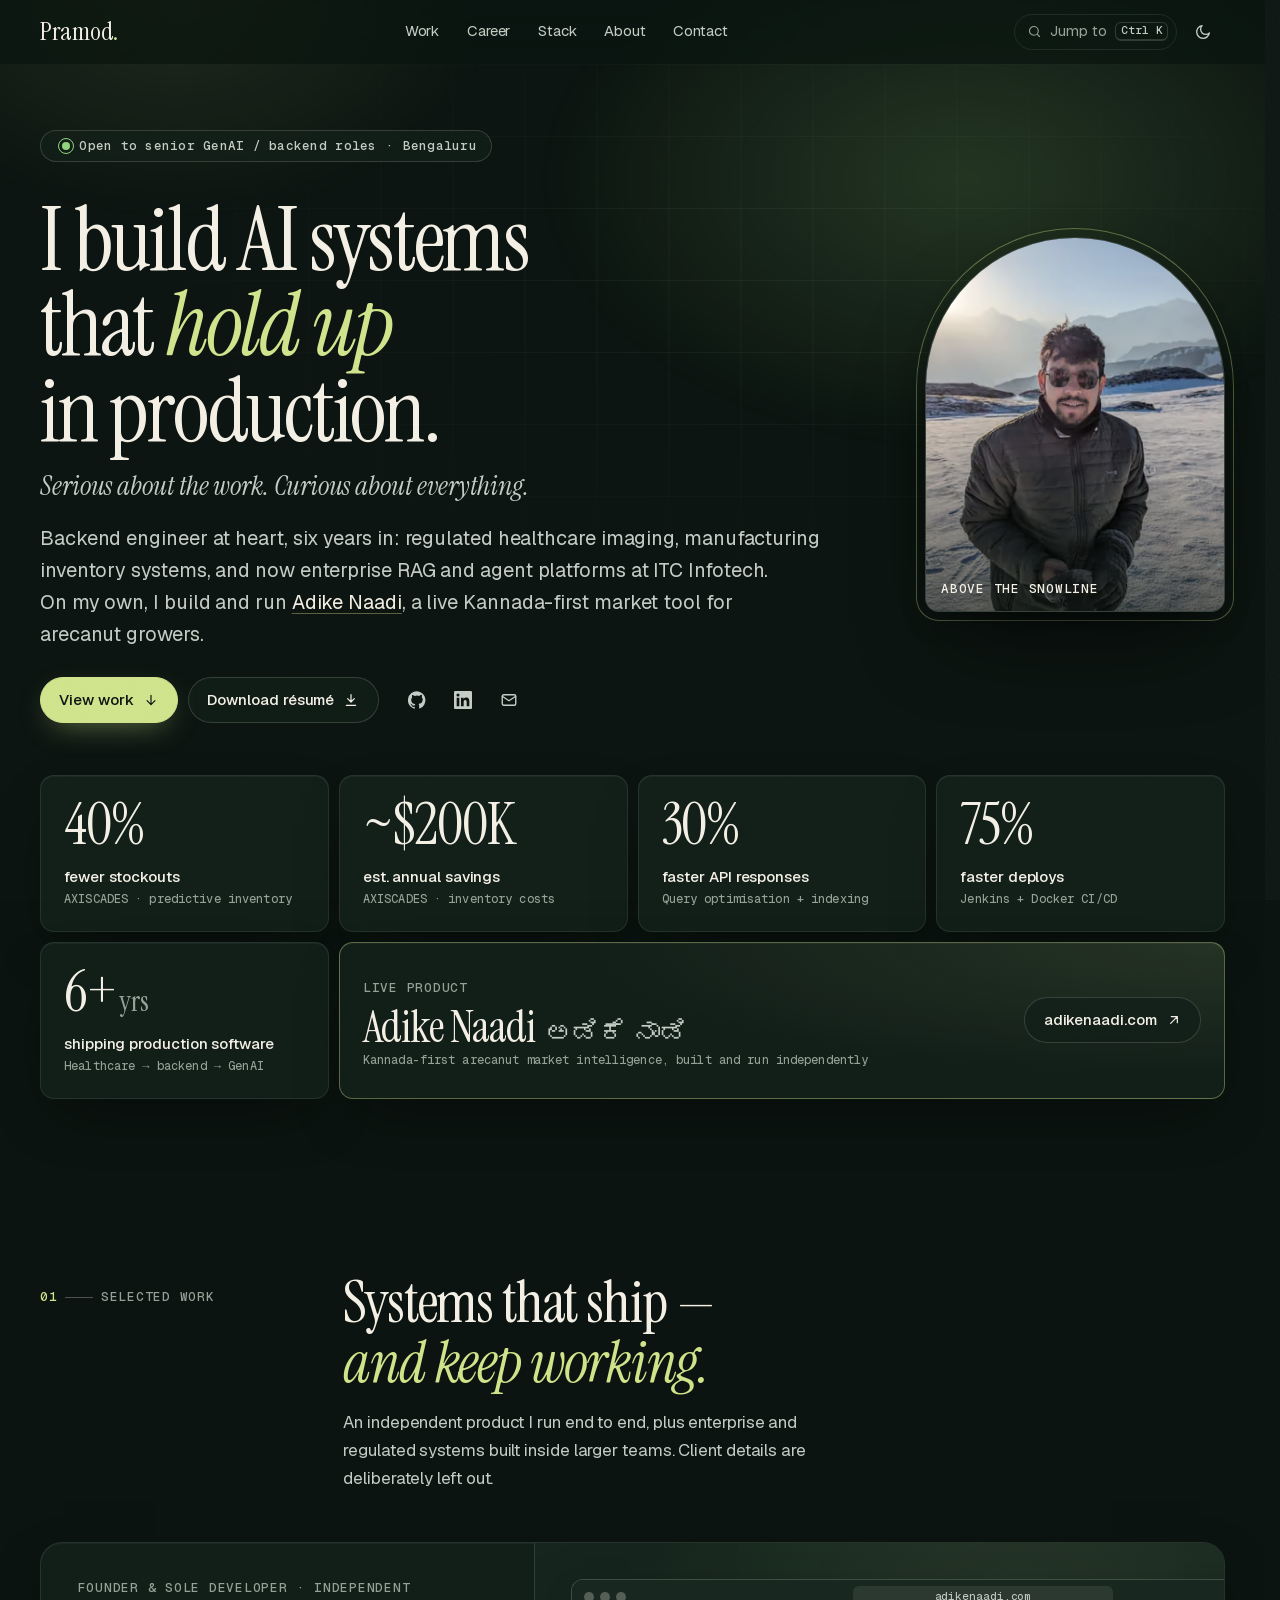
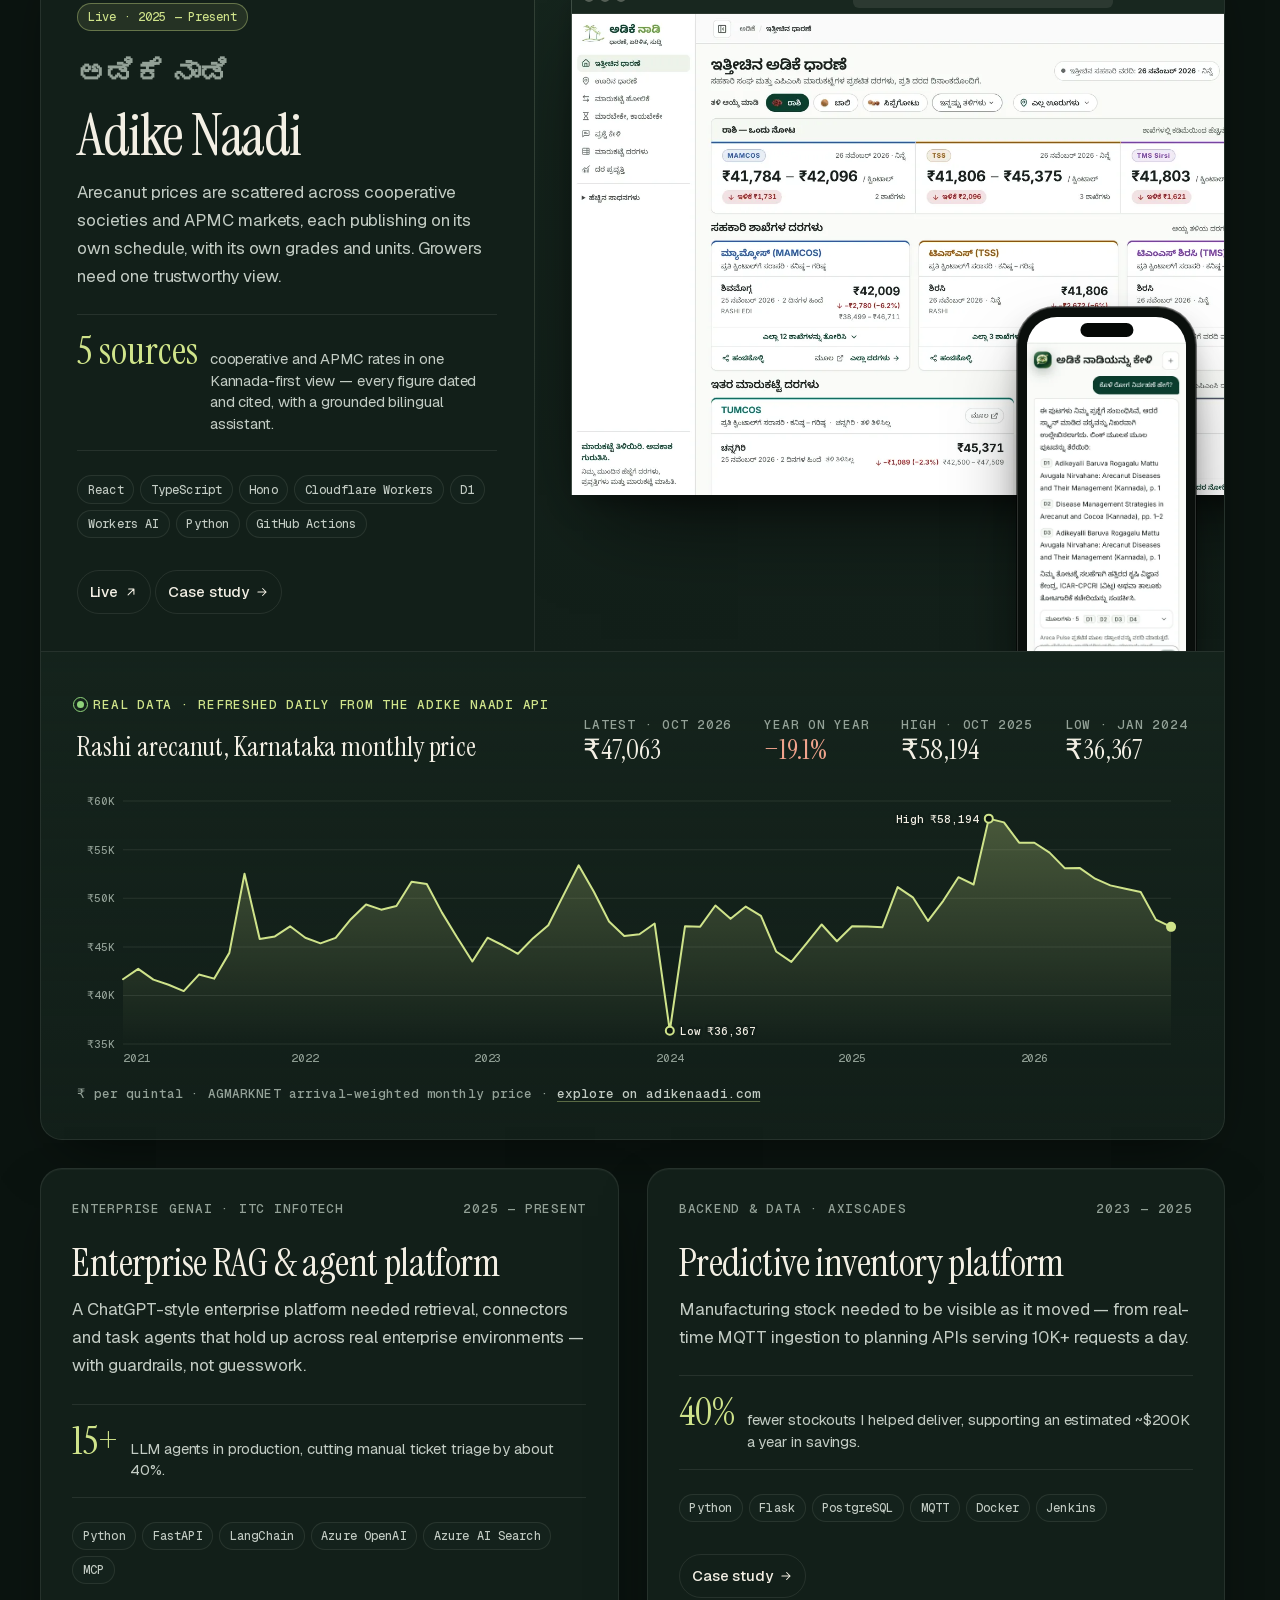
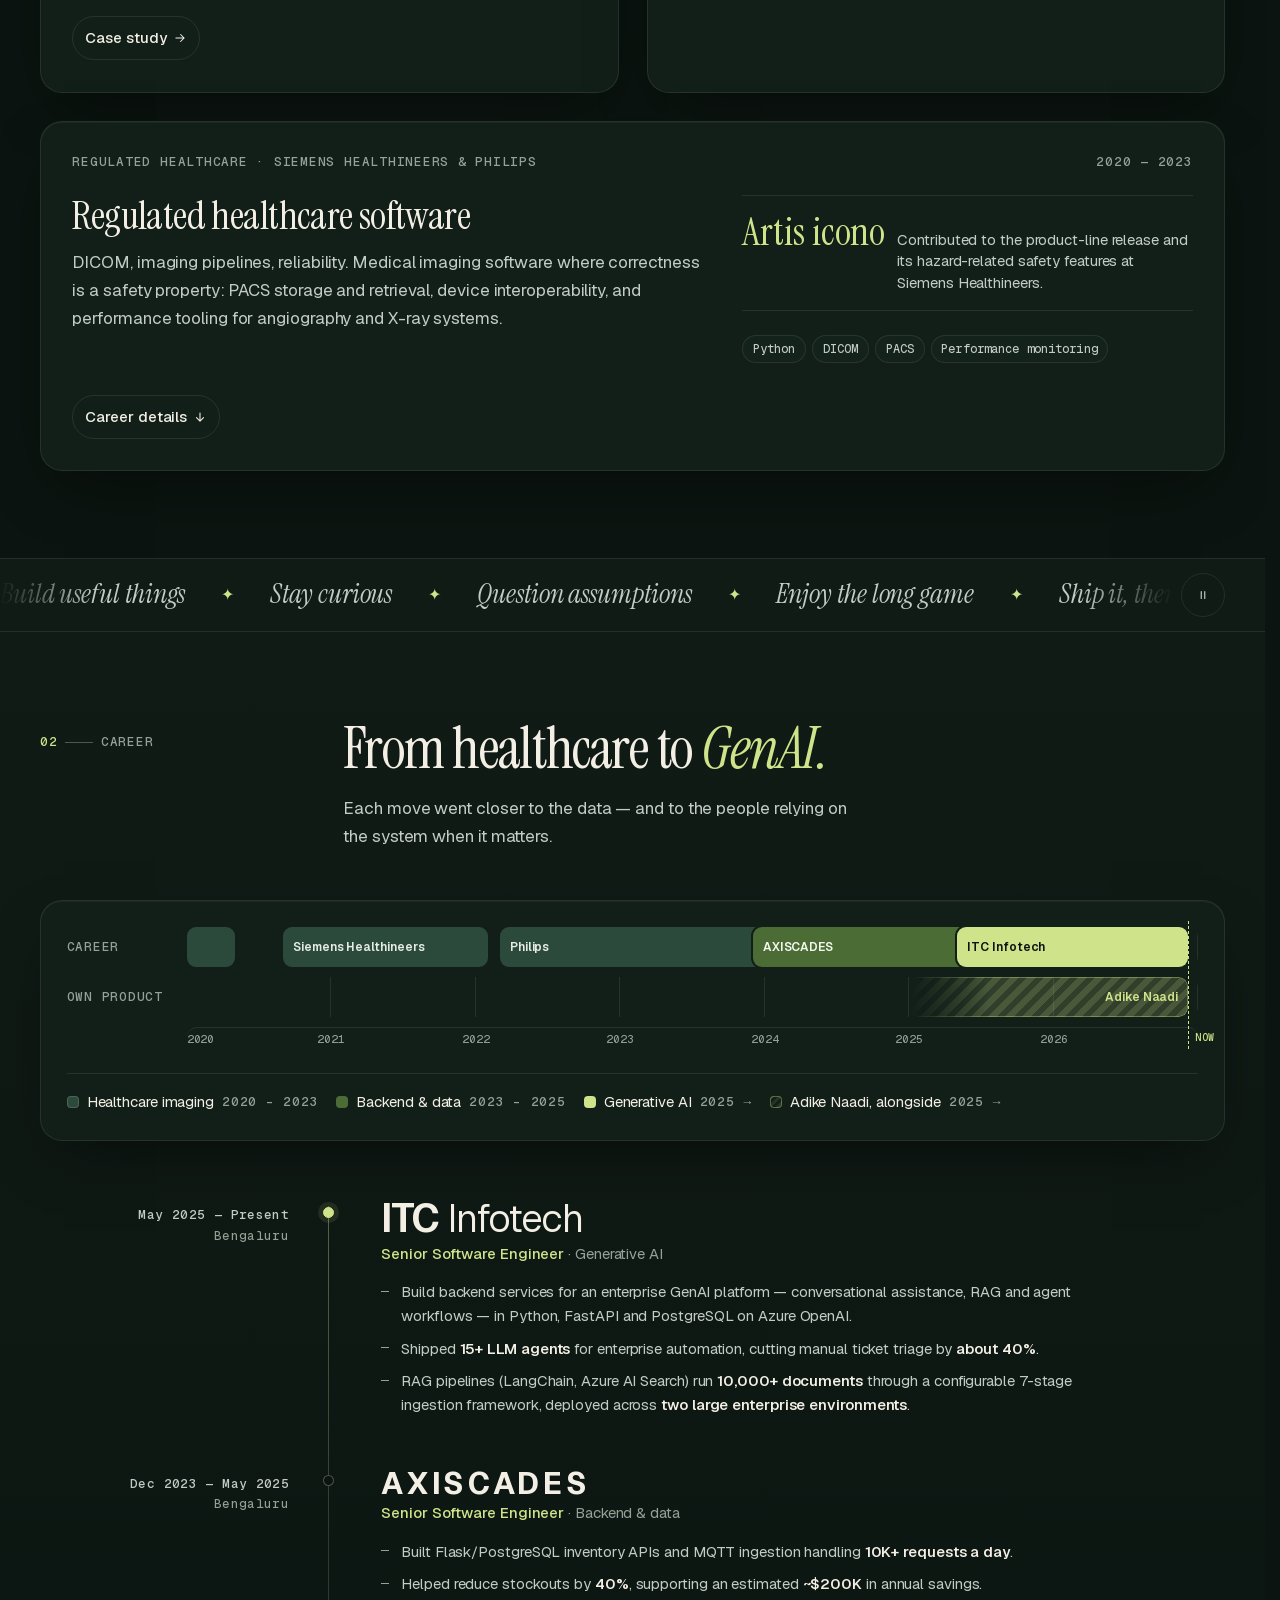
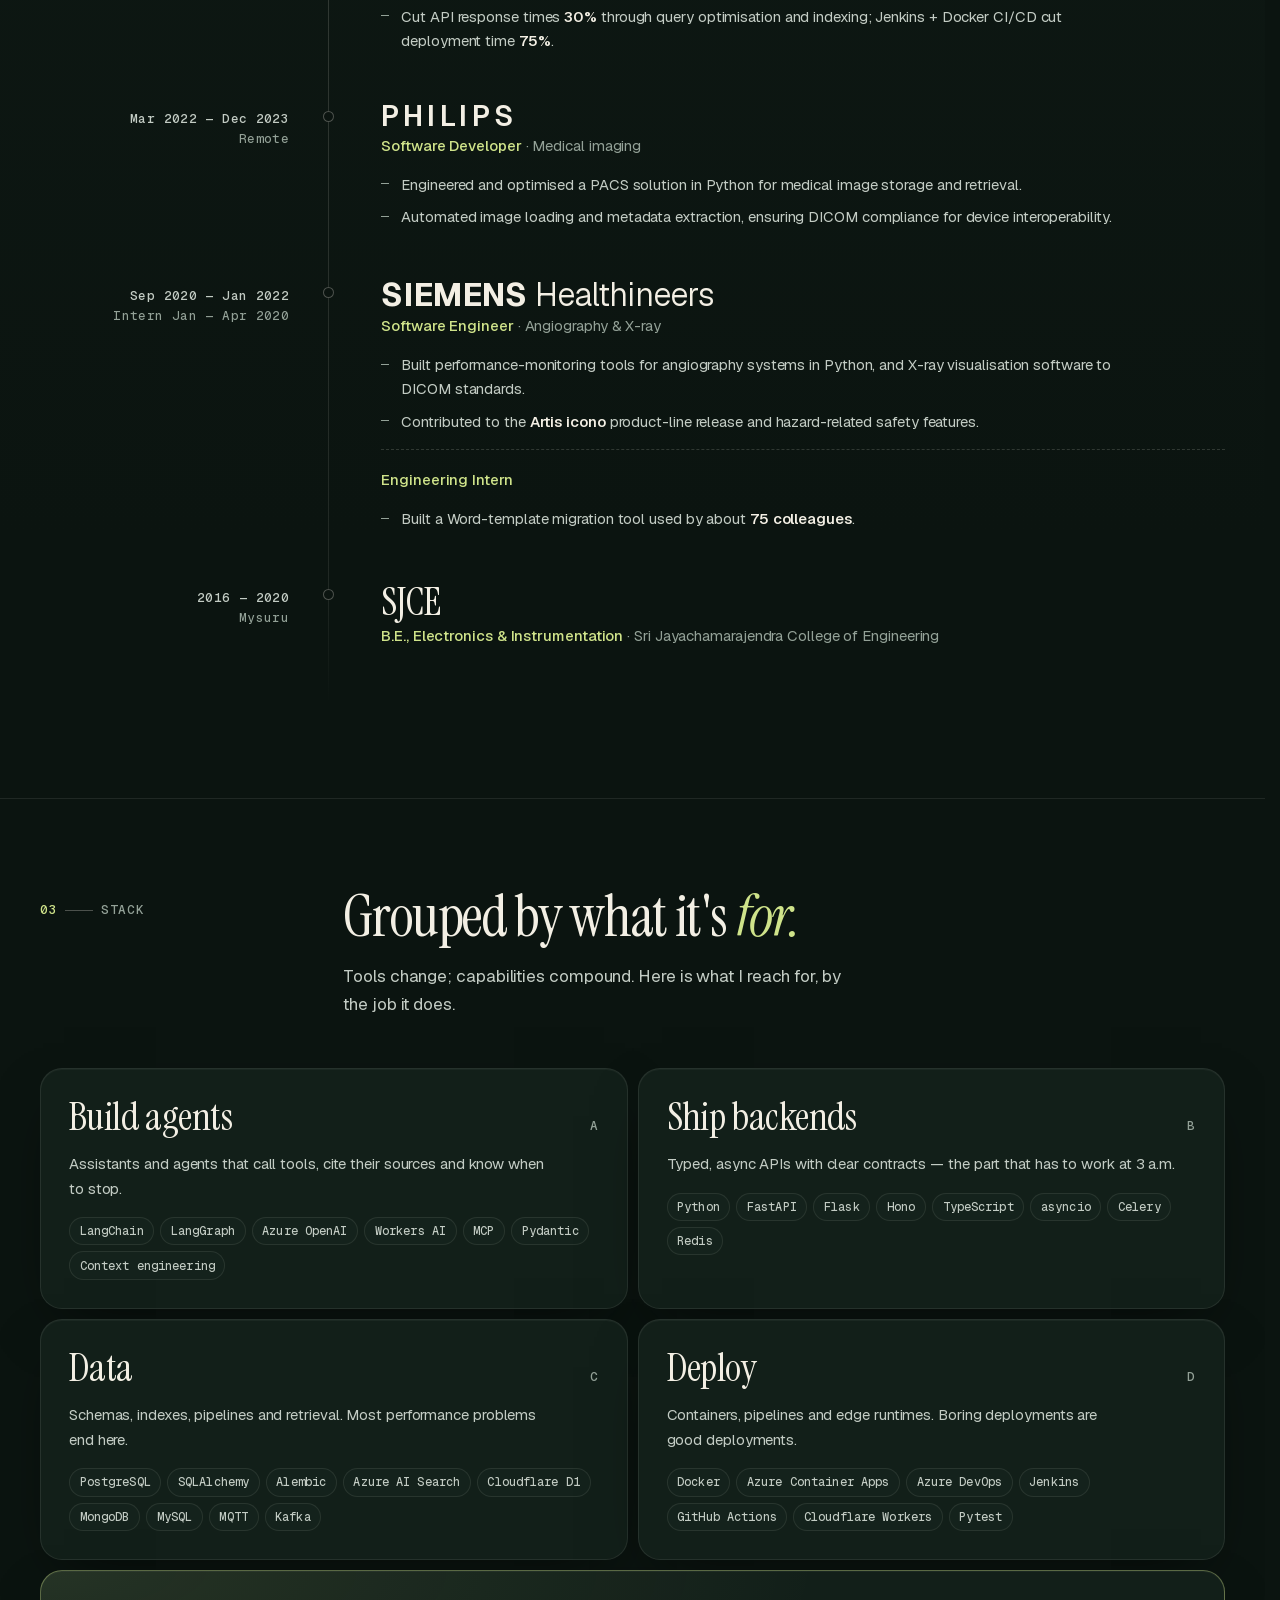
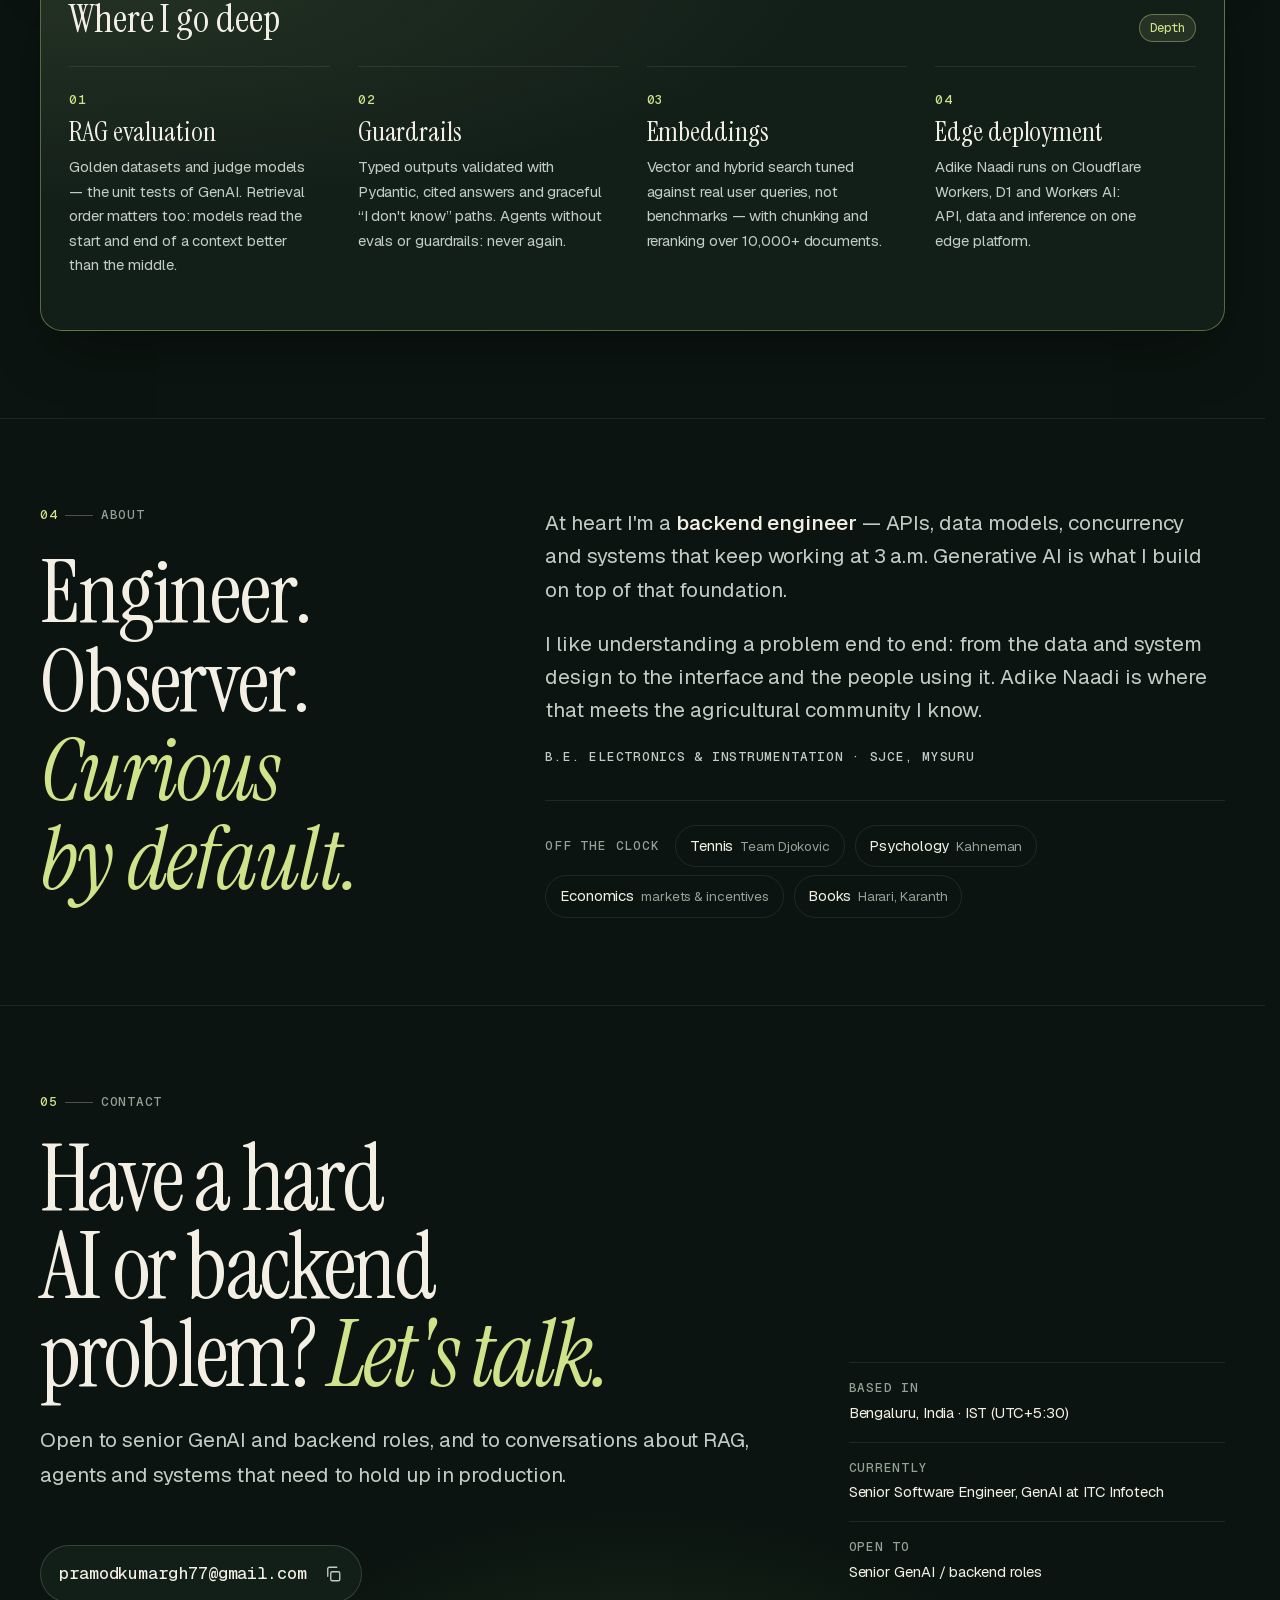
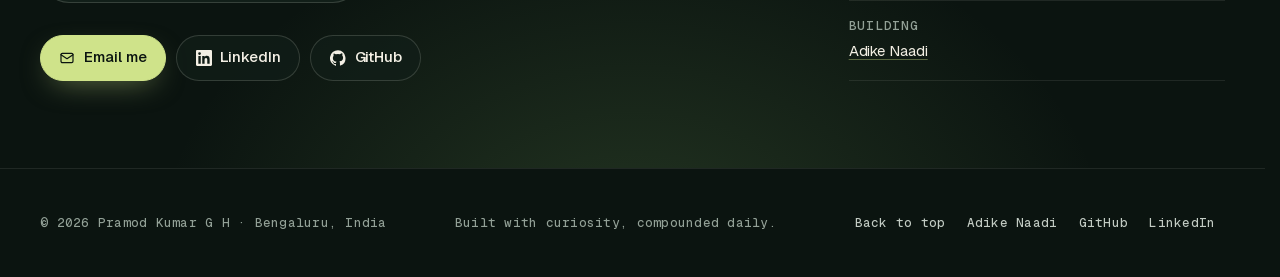
<file: index.html>
<!doctype html>
<html lang="en">
<head>
<meta charset="utf-8">
<meta name="viewport" content="width=device-width, initial-scale=1, viewport-fit=cover">
<title>Pramod Kumar G H — AI &amp; Backend Engineer</title>
<meta name="description" content="Senior GenAI and backend engineer in Bengaluru. Enterprise LLM agents and RAG, predictive-inventory backends, regulated healthcare imaging — and Adike Naadi, a live product.">
<link rel="canonical" href="https://pramodkumargh777.github.io/">
<meta name="theme-color" content="#0b1410">
<meta name="color-scheme" content="dark light">
<meta name="author" content="Pramod Kumar G H">
<meta property="og:type" content="website">
<meta property="og:site_name" content="Pramod Kumar G H">
<meta property="og:locale" content="en_IN">
<meta property="og:url" content="https://pramodkumargh777.github.io/">
<meta property="og:title" content="Pramod Kumar G H — I build AI systems that hold up in production">
<meta property="og:description" content="Senior GenAI and backend engineer in Bengaluru. Enterprise LLM agents and RAG, predictive-inventory backends, regulated healthcare imaging — and Adike Naadi, a live product.">
<meta property="og:image" content="https://pramodkumargh777.github.io/og-image.png">
<meta property="og:image:width" content="1200">
<meta property="og:image:height" content="630">
<meta property="og:image:alt" content="Pramod Kumar G H — I build AI systems that hold up in production.">
<meta name="twitter:card" content="summary_large_image">
<meta name="twitter:title" content="Pramod Kumar G H — I build AI systems that hold up in production">
<meta name="twitter:description" content="Senior GenAI and backend engineer in Bengaluru. Enterprise LLM agents and RAG, predictive-inventory backends, regulated healthcare imaging — and Adike Naadi.">
<meta name="twitter:image" content="https://pramodkumargh777.github.io/og-image.png">
<link rel="icon" href="/favicon.svg" type="image/svg+xml">
<link rel="icon" href="/favicon.ico" sizes="32x32">
<link rel="apple-touch-icon" href="/apple-touch-icon.png">
<link rel="preload" href="/assets/fonts/instrument-serif-latin.woff2" as="font" type="font/woff2" crossorigin>
<link rel="preload" href="/assets/fonts/geist-latin-var.woff2" as="font" type="font/woff2" crossorigin>
<link rel="stylesheet" href="/assets/css/site.css">
<script>(function(){var d=document.documentElement;d.classList.add('js');try{var t=localStorage.getItem('theme');if(t==='light')d.setAttribute('data-theme','light');}catch(e){}})();</script>
<script type="application/ld+json">
{
  "@context": "https://schema.org",
  "@type": "Person",
  "@id": "https://pramodkumargh777.github.io/#person",
  "name": "Pramod Kumar G H",
  "givenName": "Pramod Kumar",
  "jobTitle": "Senior Software Engineer, Generative AI",
  "description": "Senior GenAI and backend engineer building RAG, LLM agents and production backend systems.",
  "url": "https://pramodkumargh777.github.io/",
  "image": "https://pramodkumargh777.github.io/assets/img/portrait-640.webp",
  "email": "mailto:pramodkumargh77@gmail.com",
  "address": { "@type": "PostalAddress", "addressLocality": "Bengaluru", "addressRegion": "Karnataka", "addressCountry": "IN" },
  "worksFor": { "@type": "Organization", "name": "ITC Infotech" },
  "alumniOf": { "@type": "CollegeOrUniversity", "name": "Sri Jayachamarajendra College of Engineering (SJCE), Mysuru" },
  "knowsAbout": ["Generative AI", "Retrieval-augmented generation", "LLM agents", "LLM evaluation", "Guardrails", "Embeddings", "Python", "FastAPI", "PostgreSQL", "Cloudflare Workers", "Azure OpenAI"],
  "sameAs": ["https://www.linkedin.com/in/pramod-kumar-g-h/", "https://github.com/pramodkumargh777"]
}
</script>
<script src="/assets/js/site.js" defer></script>
</head>
<body>
<a class="skip-link" href="#main">Skip to content</a>

<svg width="0" height="0" style="position:absolute" aria-hidden="true" focusable="false">
  <symbol id="i-arrow-ur" viewBox="0 0 24 24" fill="none" stroke="currentColor" stroke-width="1.8" stroke-linecap="round" stroke-linejoin="round"><path d="M7 17 17 7M8 7h9v9"/></symbol>
  <symbol id="i-arrow-r" viewBox="0 0 24 24" fill="none" stroke="currentColor" stroke-width="1.8" stroke-linecap="round" stroke-linejoin="round"><path d="M5 12h14M13 6l6 6-6 6"/></symbol>
  <symbol id="i-arrow-d" viewBox="0 0 24 24" fill="none" stroke="currentColor" stroke-width="1.8" stroke-linecap="round" stroke-linejoin="round"><path d="M12 5v14M6 13l6 6 6-6"/></symbol>
  <symbol id="i-download" viewBox="0 0 24 24" fill="none" stroke="currentColor" stroke-width="1.8" stroke-linecap="round" stroke-linejoin="round"><path d="M12 4v11M7 10l5 5 5-5M5 20h14"/></symbol>
  <symbol id="i-mail" viewBox="0 0 24 24" fill="none" stroke="currentColor" stroke-width="1.8" stroke-linecap="round" stroke-linejoin="round"><rect x="3" y="5" width="18" height="14" rx="2"/><path d="m3 7 9 6 9-6"/></symbol>
  <symbol id="i-copy" viewBox="0 0 24 24" fill="none" stroke="currentColor" stroke-width="1.8" stroke-linecap="round" stroke-linejoin="round"><rect x="9" y="9" width="12" height="12" rx="2"/><path d="M5 15V5a2 2 0 0 1 2-2h10"/></symbol>
  <symbol id="i-search" viewBox="0 0 24 24" fill="none" stroke="currentColor" stroke-width="1.8" stroke-linecap="round" stroke-linejoin="round"><circle cx="11" cy="11" r="7"/><path d="m20 20-3.5-3.5"/></symbol>
  <symbol id="i-sun" viewBox="0 0 24 24" fill="none" stroke="currentColor" stroke-width="1.8" stroke-linecap="round" stroke-linejoin="round"><circle cx="12" cy="12" r="4"/><path d="M12 2v2M12 20v2M4.9 4.9l1.4 1.4M17.7 17.7l1.4 1.4M2 12h2M20 12h2M4.9 19.1l1.4-1.4M17.7 6.3l1.4-1.4"/></symbol>
  <symbol id="i-moon" viewBox="0 0 24 24" fill="none" stroke="currentColor" stroke-width="1.8" stroke-linecap="round" stroke-linejoin="round"><path d="M20.5 13.2A8.5 8.5 0 1 1 10.8 3.5a6.6 6.6 0 0 0 9.7 9.7z"/></symbol>
  <symbol id="i-menu" viewBox="0 0 24 24" fill="none" stroke="currentColor" stroke-width="1.8" stroke-linecap="round"><path d="M4 9h16M4 15h16"/></symbol>
  <symbol id="i-close" viewBox="0 0 24 24" fill="none" stroke="currentColor" stroke-width="1.8" stroke-linecap="round"><path d="M6 6l12 12M18 6 6 18"/></symbol>
  <symbol id="i-pause" viewBox="0 0 24 24" fill="none" stroke="currentColor" stroke-width="2" stroke-linecap="round"><path d="M9 6v12M15 6v12"/></symbol>
  <symbol id="i-play" viewBox="0 0 24 24" fill="currentColor"><path d="M8 5.5v13l10.5-6.5z"/></symbol>
  <symbol id="i-calendar" viewBox="0 0 24 24" fill="none" stroke="currentColor" stroke-width="1.8" stroke-linecap="round" stroke-linejoin="round"><rect x="3" y="5" width="18" height="16" rx="2"/><path d="M3 10h18M8 3v4M16 3v4"/></symbol>
  <symbol id="i-github" viewBox="0 0 24 24" fill="currentColor"><path d="M12 .3a12 12 0 0 0-3.8 23.4c.6.1.8-.3.8-.6v-2c-3.3.7-4-1.6-4-1.6-.6-1.4-1.4-1.8-1.4-1.8-1-.7.1-.7.1-.7 1.2.1 1.8 1.2 1.8 1.2 1.1 1.8 2.8 1.3 3.5 1 .1-.8.4-1.3.8-1.6-2.7-.3-5.5-1.3-5.5-5.9 0-1.3.5-2.4 1.2-3.2-.1-.3-.5-1.5.1-3.2 0 0 1-.3 3.3 1.2a11.5 11.5 0 0 1 6 0C17.3 4.6 18.3 5 18.3 5c.6 1.7.2 2.9.1 3.2.8.8 1.2 1.9 1.2 3.2 0 4.6-2.8 5.6-5.5 5.9.4.4.8 1.1.8 2.2v3.3c0 .3.2.7.8.6A12 12 0 0 0 12 .3"/></symbol>
  <symbol id="i-linkedin" viewBox="0 0 24 24" fill="currentColor"><path d="M20.45 20.45h-3.56v-5.57c0-1.33-.02-3.04-1.85-3.04-1.85 0-2.14 1.45-2.14 2.94v5.67H9.35V9h3.41v1.56h.05c.48-.9 1.64-1.85 3.37-1.85 3.6 0 4.27 2.37 4.27 5.46v6.28zM5.34 7.43a2.06 2.06 0 1 1 0-4.13 2.06 2.06 0 0 1 0 4.13zM7.12 20.45H3.56V9h3.56v11.45zM22.22 0H1.77C.79 0 0 .77 0 1.73v20.54C0 23.23.79 24 1.77 24h20.45c.98 0 1.78-.77 1.78-1.73V1.73C24 .77 23.2 0 22.22 0z"/></symbol>
</svg>

<header class="nav">
  <div class="container nav__inner">
    <a class="brand" href="#top" aria-label="Pramod — back to top">Pramod<span>.</span></a>
    <nav aria-label="Primary">
      <ul class="nav__links">
        <li class="nav__indicator" aria-hidden="true"></li>
        <li><a href="#work">Work</a></li>
        <li><a href="#experience">Career</a></li>
        <li><a href="#stack">Stack</a></li>
        <li><a href="#about">About</a></li>
        <li><a href="#contact">Contact</a></li>
      </ul>
    </nav>
    <div class="nav__actions">
      <button class="cmdk-trigger" type="button" data-cmdk-open aria-haspopup="dialog"><svg aria-hidden="true"><use href="#i-search"/></svg>Jump to <kbd>⌘K</kbd></button>
      <button class="icon-btn theme-toggle" type="button" data-theme-toggle aria-label="Switch to light theme"><svg class="moon" aria-hidden="true"><use href="#i-moon"/></svg><svg class="sun" aria-hidden="true"><use href="#i-sun"/></svg></button>
      <button class="icon-btn menu-btn" type="button" aria-expanded="false" aria-controls="mobile-menu" aria-label="Open menu"><svg aria-hidden="true"><use href="#i-menu"/></svg></button>
    </div>
  </div>
</header>

<div class="sheet" id="mobile-menu" role="dialog" aria-modal="true" aria-label="Menu" hidden>
  <div class="sheet__top">
    <a class="brand" href="#top">Pramod<span>.</span></a>
    <button class="icon-btn" type="button" data-close-sheet aria-label="Close menu"><svg aria-hidden="true"><use href="#i-close"/></svg></button>
  </div>
  <nav aria-label="Mobile">
    <ul class="sheet__links">
      <li><a href="#work"><span class="eyebrow">01</span>Work</a></li>
      <li><a href="#experience"><span class="eyebrow">02</span>Career</a></li>
      <li><a href="#stack"><span class="eyebrow">03</span>Stack</a></li>
      <li><a href="#about"><span class="eyebrow">04</span>About</a></li>
      <li><a href="#contact"><span class="eyebrow">05</span>Contact</a></li>
    </ul>
  </nav>
  <div class="sheet__foot">
    <button class="btn" type="button" data-cmdk-open><svg aria-hidden="true"><use href="#i-search"/></svg>Quick jump</button>
    <button class="btn" type="button" data-copy-email><svg aria-hidden="true"><use href="#i-copy"/></svg>Copy email</button>
    <a class="btn" href="/resume.pdf" download="Pramod_Kumar_GH_Resume.pdf" type="application/pdf"><svg aria-hidden="true"><use href="#i-download"/></svg>Résumé</a>
  </div>
</div>

<main id="main">

  <!-- ============ Hero ============ -->
  <section class="hero" id="top" aria-labelledby="hero-title">
    <div class="container grid-12 hero__grid">
      <div class="hero__copy">
        <p class="status"><span class="status__who" aria-hidden="true"><picture><source media="(min-width: 760px)" srcset="[data-uri]"><source type="image/avif" srcset="/assets/img/avatar-112.avif"><img class="status__avatar" src="/assets/img/avatar-112.webp" width="56" height="56" alt="" decoding="async"></picture><span class="dot"></span></span>Open to senior GenAI / backend roles<span class="status__loc"> · Bengaluru</span></p>
        <h1 id="hero-title">I build AI systems that <em>hold up</em> in production.</h1>
        <p class="hero__tagline">Serious about the work. Curious about everything.</p>
        <p class="hero__lede">Backend engineer at heart, six years in: regulated healthcare imaging, manufacturing inventory systems, and now enterprise RAG and agent platforms at ITC Infotech. On my own, I build and run <a class="text-link" href="/work/adike-naadi.html">Adike Naadi</a>, a live Kannada-first market tool for arecanut growers.</p>
        <div class="hero__actions">
          <a class="btn btn--primary" href="#work">View work <svg class="arrow arrow--down" aria-hidden="true"><use href="#i-arrow-d"/></svg></a>
          <a class="btn" href="/resume.pdf" download="Pramod_Kumar_GH_Resume.pdf" type="application/pdf">Download résumé <svg aria-hidden="true"><use href="#i-download"/></svg></a>
          <ul class="socials" aria-label="Elsewhere">
            <li><a class="icon-btn" href="https://github.com/pramodkumargh777" target="_blank" rel="noopener" aria-label="GitHub (opens in a new tab)"><svg aria-hidden="true"><use href="#i-github"/></svg></a></li>
            <li><a class="icon-btn" href="https://www.linkedin.com/in/pramod-kumar-g-h/" target="_blank" rel="noopener" aria-label="LinkedIn (opens in a new tab)"><svg aria-hidden="true"><use href="#i-linkedin"/></svg></a></li>
            <li><a class="icon-btn" href="mailto:pramodkumargh77@gmail.com" aria-label="Email pramodkumargh77@gmail.com"><svg aria-hidden="true"><use href="#i-mail"/></svg></a></li>
          </ul>
        </div>
      </div>
      <div class="hero__portrait reveal" style="--d:120ms">
        <figure class="portrait">
          <div class="portrait__ring" aria-hidden="true"></div>
          <div class="portrait__frame">
            <picture>
              <source media="(max-width: 759px)" srcset="[data-uri]">
              <source type="image/avif" srcset="/assets/img/portrait-320.avif 320w, /assets/img/portrait-480.avif 480w, /assets/img/portrait-640.avif 640w, /assets/img/portrait-760.avif 760w" sizes="(max-width: 1100px) 260px, 300px">
              <source type="image/webp" srcset="/assets/img/portrait-320.webp 320w, /assets/img/portrait-480.webp 480w, /assets/img/portrait-640.webp 640w, /assets/img/portrait-760.webp 760w" sizes="(max-width: 1100px) 260px, 300px">
              <img src="/assets/img/portrait-640.webp" width="640" height="800" decoding="async" fetchpriority="high" alt="Pramod in a puffer jacket and sunglasses, standing on snow with Himalayan peaks and the rising sun behind him">
            </picture>
          </div>
          <figcaption class="mono-label">Above the snowline</figcaption>
        </figure>
      </div>
    </div>
  </section>

  <!-- ============ Proof strip ============ -->
  <section class="proof" aria-label="Selected results">
    <div class="container">
      <ul class="proof__grid">
        <li class="tile reveal"><span class="tile__value">40%</span><span><span class="tile__label">fewer stockouts</span><span class="tile__ctx">AXISCADES · predictive inventory</span></span></li>
        <li class="tile reveal" style="--d:50ms"><span class="tile__value">~$200K</span><span><span class="tile__label">est. annual savings</span><span class="tile__ctx">AXISCADES · inventory costs</span></span></li>
        <li class="tile reveal" style="--d:100ms"><span class="tile__value">30%</span><span><span class="tile__label">faster API responses</span><span class="tile__ctx">Query optimisation + indexing</span></span></li>
        <li class="tile reveal" style="--d:150ms"><span class="tile__value">75%</span><span><span class="tile__label">faster deploys</span><span class="tile__ctx">Jenkins + Docker CI/CD</span></span></li>
        <li class="tile tile--years reveal" style="--d:200ms"><span class="tile__value">6+<small>yrs</small></span><span><span class="tile__label">shipping production software</span><span class="tile__ctx">Healthcare → backend → GenAI</span></span></li>
        <li class="tile tile--live reveal" style="--d:250ms">
          <span>
            <span class="mono-label">Live product</span>
            <span class="tile__value" style="display:block;margin-top:.5rem">Adike Naadi<span class="kn" lang="kn">ಅಡಿಕೆ ನಾಡಿ</span></span>
            <span class="tile__ctx">Kannada-first arecanut market intelligence, built and run independently</span>
          </span>
          <a class="btn" href="https://adikenaadi.com" target="_blank" rel="noopener">adikenaadi.com <svg class="arrow" aria-hidden="true"><use href="#i-arrow-ur"/></svg><span class="sr-only">(opens in a new tab)</span></a>
        </li>
      </ul>
    </div>
  </section>

  <!-- ============ 01 Work ============ -->
  <section class="section" id="work" aria-labelledby="work-title">
    <div class="container">
      <header class="section-head grid-12">
        <p class="eyebrow"><span class="num">01</span>Selected work</p>
        <h2 id="work-title" class="reveal">Systems that ship — <em>and keep working.</em></h2>
        <p class="lede reveal">An independent product I run end to end, plus enterprise and regulated systems built inside larger teams. Client details are deliberately left out.</p>
      </header>

      <div class="work">
        <article class="card project project--hero reveal" aria-labelledby="p-adike">
          <div class="project__body">
            <div class="project__meta">
              <span class="eyebrow">Founder &amp; sole developer · Independent</span>
              <span class="chip chip--accent">Live · 2025 — Present</span>
            </div>
            <h3 id="p-adike"><span class="kn" lang="kn">ಅಡಿಕೆ ನಾಡಿ</span><a class="stretch" href="/work/adike-naadi.html">Adike Naadi</a></h3>
            <p class="project__problem">Arecanut prices are scattered across cooperative societies and APMC markets, each publishing on its own schedule, with its own grades and units. Growers need one trustworthy view.</p>
            <div class="project__outcome"><b>5 sources</b><span>cooperative and APMC rates in one Kannada-first view — every figure dated and cited, with a grounded bilingual assistant.</span></div>
            <ul class="chips" aria-label="Stack">
              <li class="chip">React</li><li class="chip">TypeScript</li><li class="chip">Hono</li><li class="chip">Cloudflare Workers</li><li class="chip">D1</li><li class="chip">Workers AI</li><li class="chip">Python</li><li class="chip">GitHub Actions</li>
            </ul>
            <div class="project__foot" style="margin-top:var(--space-6)">
              <ul class="links">
                <li><a href="https://adikenaadi.com" target="_blank" rel="noopener">Live <svg aria-hidden="true"><use href="#i-arrow-ur"/></svg><span class="sr-only">(opens in a new tab)</span></a></li>
                <li><a href="/work/adike-naadi.html">Case study <svg aria-hidden="true"><use href="#i-arrow-r"/></svg></a></li>
              </ul>
            </div>
          </div>
          <div class="project__media">
            <div class="browser">
              <div class="browser__bar" aria-hidden="true"><span class="browser__dots"><i></i><i></i><i></i></span><span class="browser__url">adikenaadi.com</span></div>
              <img src="/assets/adike-naadi/home-desktop.webp" srcset="/assets/adike-naadi/home-desktop.webp 1440w, /assets/adike-naadi/home-desktop@2x.webp 2880w" sizes="(min-width: 980px) 820px, 110vw" width="1440" height="900" loading="lazy" decoding="async" alt="Adike Naadi desktop home in Kannada showing the latest Rashi rates from MAMCOS, TSS and TMS Sirsi, each with its reporting date">
            </div>
            <div class="phone">
              <div class="phone__screen">
                <img src="/assets/adike-naadi/assistant-mobile.webp" srcset="/assets/adike-naadi/assistant-mobile.webp 375w, /assets/adike-naadi/assistant-mobile@2x.webp 750w" sizes="210px" width="375" height="812" loading="lazy" decoding="async" alt="The Adike Naadi assistant on mobile answering a Kannada crop-care question by citing source documents">
              </div>
            </div>
          </div>
          <figure class="market" data-market-chart data-src="/assets/data/rashi-monthly.json" aria-labelledby="market-title">
            <div class="market__head">
              <div>
                <p class="mono-label market__kicker"><span class="market__dot" aria-hidden="true"></span>Real data · refreshed daily from the Adike Naadi API</p>
                <p class="market__title" id="market-title">Rashi arecanut, Karnataka monthly price</p>
              </div>
              <dl class="market__stats">
                <div><dt class="mono-label">Latest · <span data-stat="latest-month">Oct 2026</span></dt><dd data-stat="latest">₹47,063</dd></div>
                <div><dt class="mono-label">Year on year</dt><dd data-stat="yoy" class="is-down">−19.1%</dd></div>
                <div class="market__stat--wide"><dt class="mono-label">High · <span data-stat="high-month">Oct 2025</span></dt><dd data-stat="high">₹58,194</dd></div>
                <div class="market__stat--wide"><dt class="mono-label">Low · <span data-stat="low-month">Jan 2024</span></dt><dd data-stat="low">₹36,367</dd></div>
              </dl>
            </div>
            <div class="market__plot" tabindex="0" role="group" aria-roledescription="chart" aria-label="Monthly Rashi price chart. Use the left and right arrow keys to read each month.">
              <p class="sr-only" data-stat="summary">Rashi arecanut monthly price in Karnataka from Jan 2021 to Oct 2026: latest ₹47,063 per quintal, 19.1% lower than a year earlier; high ₹58,194 in Oct 2025, low ₹36,367 in Jan 2024.</p>
              <svg class="market__svg" aria-hidden="true" focusable="false"></svg>
              <div class="market__tip" aria-hidden="true" hidden><span class="market__tip-m"></span><span class="market__tip-v"></span></div>
              <p class="sr-only" aria-live="polite" data-live></p>
            </div>
            <figcaption class="market__foot mono-label">₹ per quintal · AGMARKNET arrival-weighted monthly price · <a class="text-link" href="https://adikenaadi.com/monthly-trends" target="_blank" rel="noopener">explore on adikenaadi.com<span class="sr-only"> (opens in a new tab)</span></a></figcaption>
          </figure>
        </article>

        <article class="card project project--half reveal" aria-labelledby="p-itc">
          <div class="project__meta"><span class="eyebrow">Enterprise GenAI · ITC Infotech</span><span class="mono-label">2025 — Present</span></div>
          <h3 id="p-itc"><a class="stretch" href="/work/enterprise-genai.html">Enterprise RAG &amp; agent platform</a></h3>
          <p class="project__problem">A ChatGPT-style enterprise platform needed retrieval, connectors and task agents that hold up across real enterprise environments — with guardrails, not guesswork.</p>
          <div class="project__outcome"><b>15+</b><span>LLM agents in production, cutting manual ticket triage by about 40%.</span></div>
          <ul class="chips" aria-label="Stack">
            <li class="chip">Python</li><li class="chip">FastAPI</li><li class="chip">LangChain</li><li class="chip">Azure OpenAI</li><li class="chip">Azure AI Search</li><li class="chip">MCP</li>
          </ul>
          <div class="project__foot" style="margin-top:var(--space-6)">
            <ul class="links"><li><a href="/work/enterprise-genai.html">Case study <svg aria-hidden="true"><use href="#i-arrow-r"/></svg></a></li></ul>
          </div>
        </article>

        <article class="card project project--half reveal" style="--d:80ms" aria-labelledby="p-axis">
          <div class="project__meta"><span class="eyebrow">Backend &amp; data · AXISCADES</span><span class="mono-label">2023 — 2025</span></div>
          <h3 id="p-axis"><a class="stretch" href="/work/predictive-inventory.html">Predictive inventory platform</a></h3>
          <p class="project__problem">Manufacturing stock needed to be visible as it moved — from real-time MQTT ingestion to planning APIs serving 10K+ requests a day.</p>
          <div class="project__outcome"><b>40%</b><span>fewer stockouts I helped deliver, supporting an estimated ~$200K a year in savings.</span></div>
          <ul class="chips" aria-label="Stack">
            <li class="chip">Python</li><li class="chip">Flask</li><li class="chip">PostgreSQL</li><li class="chip">MQTT</li><li class="chip">Docker</li><li class="chip">Jenkins</li>
          </ul>
          <div class="project__foot" style="margin-top:var(--space-6)">
            <ul class="links"><li><a href="/work/predictive-inventory.html">Case study <svg aria-hidden="true"><use href="#i-arrow-r"/></svg></a></li></ul>
          </div>
        </article>

        <article class="card project reveal" aria-labelledby="p-health">
          <div class="project__meta"><span class="eyebrow">Regulated healthcare · Siemens Healthineers &amp; Philips</span><span class="mono-label">2020 — 2023</span></div>
          <div class="grid-12" style="row-gap:var(--space-5)">
            <div style="grid-column:1/-1" class="health__copy">
              <h3 id="p-health"><a class="stretch" href="#experience">Regulated healthcare software</a></h3>
              <p class="project__problem" style="margin-bottom:0">DICOM, imaging pipelines, reliability. Medical imaging software where correctness is a safety property: PACS storage and retrieval, device interoperability, and performance tooling for angiography and X-ray systems.</p>
            </div>
            <div style="grid-column:1/-1" class="health__side">
              <div class="project__outcome" style="margin-top:0"><b>Artis icono</b><span>Contributed to the product-line release and its hazard-related safety features at Siemens Healthineers.</span></div>
              <ul class="chips" aria-label="Stack">
                <li class="chip">Python</li><li class="chip">DICOM</li><li class="chip">PACS</li><li class="chip">Performance monitoring</li>
              </ul>
            </div>
          </div>
          <div class="project__foot" style="margin-top:var(--space-6)">
            <ul class="links"><li><a href="#experience">Career details <svg aria-hidden="true"><use href="#i-arrow-d"/></svg></a></li></ul>
          </div>
        </article>
      </div>
    </div>
  </section>

  <!-- ============ Ticker ============ -->
  <section class="ticker" aria-label="Working principles">
    <div class="ticker__viewport">
      <div class="ticker__track">
        <ul class="ticker__group">
          <li>Build useful things</li><li class="sep" aria-hidden="true">✦</li>
          <li>Stay curious</li><li class="sep" aria-hidden="true">✦</li>
          <li>Question assumptions</li><li class="sep" aria-hidden="true">✦</li>
          <li>Enjoy the long game</li><li class="sep" aria-hidden="true">✦</li>
          <li>Ship it, then make it hold</li><li class="sep" aria-hidden="true">✦</li>
        </ul>
        <ul class="ticker__group" aria-hidden="true">
          <li>Build useful things</li><li class="sep">✦</li>
          <li>Stay curious</li><li class="sep">✦</li>
          <li>Question assumptions</li><li class="sep">✦</li>
          <li>Enjoy the long game</li><li class="sep">✦</li>
          <li>Ship it, then make it hold</li><li class="sep">✦</li>
        </ul>
      </div>
    </div>
    <button class="icon-btn ticker__toggle" type="button" aria-pressed="false" aria-label="Pause scrolling text"><svg class="i-pause" aria-hidden="true"><use href="#i-pause"/></svg><svg class="i-play" aria-hidden="true"><use href="#i-play"/></svg></button>
  </section>

  <!-- ============ 02 Career ============ -->
  <section class="section section--alt" id="experience" aria-labelledby="career-title">
    <div class="container">
      <header class="section-head grid-12">
        <p class="eyebrow"><span class="num">02</span>Career</p>
        <h2 id="career-title" class="reveal">From healthcare to <em>GenAI.</em></h2>
        <p class="lede reveal">Each move went closer to the data — and to the people relying on the system when it matters.</p>
      </header>
      <figure class="careerband reveal" aria-labelledby="careerband-cap">
        <div class="careerband__chart" data-careerband data-from="2020-01" data-to="2026-12" aria-hidden="true">
          <div class="careerband__lane">
            <span class="careerband__label mono-label">Career</span>
            <div class="careerband__track">
              <span class="cb-seg cb-seg--health" data-start="2020-01" data-end="2020-04" title="Siemens Healthineers · Engineering intern · Jan – Apr 2020"><span class="cb-text"></span></span>
              <span class="cb-seg cb-seg--health" data-start="2020-09" data-end="2022-01" title="Siemens Healthineers · Software Engineer · Sep 2020 – Jan 2022"><span class="cb-text"><span class="cb-long">Siemens Healthineers</span><span class="cb-short">Siemens</span></span></span>
              <span class="cb-seg cb-seg--health" data-start="2022-03" data-end="2023-12" title="Philips · Software Developer · Mar 2022 – Dec 2023"><span class="cb-text"><span class="cb-long">Philips</span><span class="cb-short">Philips</span></span></span>
              <span class="cb-seg cb-seg--backend" data-start="2023-12" data-end="2025-05" title="AXISCADES · Senior Software Engineer · Dec 2023 – May 2025"><span class="cb-text"><span class="cb-long">AXISCADES</span><span class="cb-short">AXIS</span></span></span>
              <span class="cb-seg cb-seg--genai" data-start="2025-05" data-end="present" title="ITC Infotech · Senior Software Engineer, GenAI · May 2025 – Present"><span class="cb-text"><span class="cb-long">ITC Infotech</span><span class="cb-short">ITC</span></span></span>
            </div>
          </div>
          <div class="careerband__lane">
            <span class="careerband__label mono-label">Own product</span>
            <div class="careerband__track">
              <span class="cb-seg cb-seg--own" data-start="2025-01" data-end="present" title="Adike Naadi · Founder &amp; sole developer · 2025 – Present"><span class="cb-text"><span class="cb-long">Adike Naadi</span><span class="cb-short">Adike Naadi</span></span></span>
            </div>
          </div>
          <div class="careerband__axis">
            <span class="careerband__label" aria-hidden="true"></span>
            <div class="careerband__track careerband__ticks"></div>
          </div>
          <span class="cb-now" data-now><span class="mono-label">Now</span></span>
        </div>
        <figcaption id="careerband-cap" class="careerband__legend">
          <span class="cb-key cb-key--health">Healthcare imaging <span class="mono-label">2020 – 2023</span></span>
          <span class="cb-key cb-key--backend">Backend &amp; data <span class="mono-label">2023 – 2025</span></span>
          <span class="cb-key cb-key--genai">Generative AI <span class="mono-label">2025 →</span></span>
          <span class="cb-key cb-key--own">Adike Naadi, alongside <span class="mono-label">2025 →</span></span>
        </figcaption>
      </figure>
      <ol class="timeline">
        <li class="job reveal">
          <p class="job__when"><b>May 2025 — Present</b><br>Bengaluru</p>
          <div class="job__body">
            <h3 class="wordmark wordmark--itc">ITC <span>Infotech</span></h3>
            <p class="job__role">Senior Software Engineer <span>· Generative AI</span></p>
            <ul>
              <li>Build backend services for an enterprise GenAI platform — conversational assistance, RAG and agent workflows — in Python, FastAPI and PostgreSQL on Azure OpenAI.</li>
              <li>Shipped <b>15+ LLM agents</b> for enterprise automation, cutting manual ticket triage by <b>about 40%</b>.</li>
              <li>RAG pipelines (LangChain, Azure AI Search) run <b>10,000+ documents</b> through a configurable 7-stage ingestion framework, deployed across <b>two large enterprise environments</b>.</li>
            </ul>
          </div>
        </li>
        <li class="job reveal">
          <p class="job__when"><b>Dec 2023 — May 2025</b><br>Bengaluru</p>
          <div class="job__body">
            <h3 class="wordmark wordmark--axis">AXISCADES</h3>
            <p class="job__role">Senior Software Engineer <span>· Backend &amp; data</span></p>
            <ul>
              <li>Built Flask/PostgreSQL inventory APIs and MQTT ingestion handling <b>10K+ requests a day</b>.</li>
              <li>Helped reduce stockouts by <b>40%</b>, supporting an estimated <b>~$200K</b> in annual savings.</li>
              <li>Cut API response times <b>30%</b> through query optimisation and indexing; Jenkins + Docker CI/CD cut deployment time <b>75%</b>.</li>
            </ul>
          </div>
        </li>
        <li class="job reveal">
          <p class="job__when"><b>Mar 2022 — Dec 2023</b><br>Remote</p>
          <div class="job__body">
            <h3 class="wordmark wordmark--philips">Philips</h3>
            <p class="job__role">Software Developer <span>· Medical imaging</span></p>
            <ul>
              <li>Engineered and optimised a PACS solution in Python for medical image storage and retrieval.</li>
              <li>Automated image loading and metadata extraction, ensuring DICOM compliance for device interoperability.</li>
            </ul>
          </div>
        </li>
        <li class="job reveal">
          <p class="job__when"><b>Sep 2020 — Jan 2022</b><br>Intern Jan — Apr 2020</p>
          <div class="job__body">
            <h3 class="wordmark wordmark--siemens">SIEMENS <span>Healthineers</span></h3>
            <p class="job__role">Software Engineer <span>· Angiography &amp; X-ray</span></p>
            <ul>
              <li>Built performance-monitoring tools for angiography systems in Python, and X-ray visualisation software to DICOM standards.</li>
              <li>Contributed to the <b>Artis icono</b> product-line release and hazard-related safety features.</li>
            </ul>
            <div class="job__sub">
              <p class="job__role">Engineering Intern</p>
              <ul><li>Built a Word-template migration tool used by about <b>75 colleagues</b>.</li></ul>
            </div>
          </div>
        </li>
        <li class="job reveal">
          <p class="job__when"><b>2016 — 2020</b><br>Mysuru</p>
          <div class="job__body">
            <h3 class="wordmark wordmark--sjce">SJCE</h3>
            <p class="job__role">B.E., Electronics &amp; Instrumentation <span>· Sri Jayachamarajendra College of Engineering</span></p>
          </div>
        </li>
      </ol>
    </div>
  </section>

  <!-- ============ 03 Stack ============ -->
  <section class="section" id="stack" aria-labelledby="stack-title">
    <div class="container">
      <header class="section-head grid-12">
        <p class="eyebrow"><span class="num">03</span>Stack</p>
        <h2 id="stack-title" class="reveal">Grouped by what it's <em>for.</em></h2>
        <p class="lede reveal">Tools change; capabilities compound. Here is what I reach for, by the job it does.</p>
      </header>
      <div class="stack">
        <article class="card cap reveal">
          <div class="cap__head"><h3>Build agents</h3><span class="mono-label">A</span></div>
          <p>Assistants and agents that call tools, cite their sources and know when to stop.</p>
          <ul class="chips" aria-label="Tools"><li class="chip">LangChain</li><li class="chip">LangGraph</li><li class="chip">Azure OpenAI</li><li class="chip">Workers AI</li><li class="chip">MCP</li><li class="chip">Pydantic</li><li class="chip">Context engineering</li></ul>
        </article>
        <article class="card cap reveal" style="--d:60ms">
          <div class="cap__head"><h3>Ship backends</h3><span class="mono-label">B</span></div>
          <p>Typed, async APIs with clear contracts — the part that has to work at 3 a.m.</p>
          <ul class="chips" aria-label="Tools"><li class="chip">Python</li><li class="chip">FastAPI</li><li class="chip">Flask</li><li class="chip">Hono</li><li class="chip">TypeScript</li><li class="chip">asyncio</li><li class="chip">Celery</li><li class="chip">Redis</li></ul>
        </article>
        <article class="card cap reveal">
          <div class="cap__head"><h3>Data</h3><span class="mono-label">C</span></div>
          <p>Schemas, indexes, pipelines and retrieval. Most performance problems end here.</p>
          <ul class="chips" aria-label="Tools"><li class="chip">PostgreSQL</li><li class="chip">SQLAlchemy</li><li class="chip">Alembic</li><li class="chip">Azure AI Search</li><li class="chip">Cloudflare D1</li><li class="chip">MongoDB</li><li class="chip">MySQL</li><li class="chip">MQTT</li><li class="chip">Kafka</li></ul>
        </article>
        <article class="card cap reveal" style="--d:60ms">
          <div class="cap__head"><h3>Deploy</h3><span class="mono-label">D</span></div>
          <p>Containers, pipelines and edge runtimes. Boring deployments are good deployments.</p>
          <ul class="chips" aria-label="Tools"><li class="chip">Docker</li><li class="chip">Azure Container Apps</li><li class="chip">Azure DevOps</li><li class="chip">Jenkins</li><li class="chip">GitHub Actions</li><li class="chip">Cloudflare Workers</li><li class="chip">Pytest</li></ul>
        </article>
        <article class="card depth reveal" aria-labelledby="depth-title">
          <div class="cap__head"><h3 id="depth-title" class="serif" style="font-size:var(--step-3);line-height:1">Where I go deep</h3><span class="chip chip--accent">Depth</span></div>
          <ul class="depth__grid">
            <li class="depth__item"><h4><span class="mono-label">01</span>RAG evaluation</h4><p>Golden datasets and judge models — the unit tests of GenAI. Retrieval order matters too: models read the start and end of a context better than the middle.</p></li>
            <li class="depth__item"><h4><span class="mono-label">02</span>Guardrails</h4><p>Typed outputs validated with Pydantic, cited answers and graceful “I don't know” paths. Agents without evals or guardrails: never again.</p></li>
            <li class="depth__item"><h4><span class="mono-label">03</span>Embeddings</h4><p>Vector and hybrid search tuned against real user queries, not benchmarks — with chunking and reranking over 10,000+ documents.</p></li>
            <li class="depth__item"><h4><span class="mono-label">04</span>Edge deployment</h4><p>Adike Naadi runs on Cloudflare Workers, D1 and Workers AI: API, data and inference on one edge platform.</p></li>
          </ul>
        </article>
      </div>
    </div>
  </section>

  <!-- ============ 04 About ============ -->
  <section class="section" id="about" aria-labelledby="about-title">
    <div class="container">
      <div class="grid-12 about">
        <div class="about__title">
          <p class="eyebrow" style="margin-bottom:var(--space-5)"><span class="num">04</span>About</p>
          <h2 id="about-title" class="reveal">Engineer. Observer. <em>Curious by default.</em></h2>
        </div>
        <div class="about__body reveal">
          <p>At heart I'm a <strong>backend engineer</strong> — APIs, data models, concurrency and systems that keep working at 3 a.m. Generative AI is what I build on top of that foundation.</p>
          <p>I like understanding a problem end to end: from the data and system design to the interface and the people using it. Adike Naadi is where that meets the agricultural community I know.</p>
          <p class="mono-label" style="font-size:var(--step--2)">B.E. Electronics &amp; Instrumentation · SJCE, Mysuru</p>
          <ul class="offclock" aria-label="Off the clock">
            <li class="mono-label" aria-hidden="true">Off the clock</li>
            <li>Tennis <span>Team Djokovic</span></li>
            <li>Psychology <span>Kahneman</span></li>
            <li>Economics <span>markets &amp; incentives</span></li>
            <li>Books <span>Harari, Karanth</span></li>
          </ul>
        </div>
      </div>
    </div>
  </section>

  <!-- ============ 05 Contact ============ -->
  <section class="section contact" id="contact" aria-labelledby="contact-title">
    <div class="container grid-12 contact__grid">
      <div class="contact__main">
      <p class="eyebrow"><span class="num">05</span>Contact</p>
      <h2 id="contact-title" class="contact__title reveal">Have a hard AI or backend problem? <em>Let's talk.</em></h2>
      <p class="contact__lede reveal">Open to senior GenAI and backend roles, and to conversations about RAG, agents and systems that need to hold up in production.</p>
      <div class="email-card reveal">
        <a href="mailto:pramodkumargh77@gmail.com">pramodkumargh77@gmail.com</a>
        <button class="icon-btn" type="button" data-copy-email aria-label="Copy email address"><svg aria-hidden="true"><use href="#i-copy"/></svg></button>
      </div>
      <div class="contact__actions reveal">
        <a class="btn btn--primary" href="mailto:pramodkumargh77@gmail.com"><svg aria-hidden="true"><use href="#i-mail"/></svg>Email me</a>
        <a class="btn" href="https://www.linkedin.com/in/pramod-kumar-g-h/" target="_blank" rel="noopener"><svg aria-hidden="true"><use href="#i-linkedin"/></svg>LinkedIn<span class="sr-only"> (opens in a new tab)</span></a>
        <a class="btn" href="https://github.com/pramodkumargh777" target="_blank" rel="noopener"><svg aria-hidden="true"><use href="#i-github"/></svg>GitHub<span class="sr-only"> (opens in a new tab)</span></a>
      </div>
      </div>
      <dl class="contact__facts reveal">
        <div><dt class="mono-label">Based in</dt><dd>Bengaluru, India · IST (UTC+5:30)</dd></div>
        <div><dt class="mono-label">Currently</dt><dd>Senior Software Engineer, GenAI at ITC Infotech</dd></div>
        <div><dt class="mono-label">Open to</dt><dd>Senior GenAI / backend roles</dd></div>
        <div><dt class="mono-label">Building</dt><dd><a class="text-link" href="https://adikenaadi.com" target="_blank" rel="noopener">Adike Naadi<span class="sr-only"> (opens in a new tab)</span></a></dd></div>
      </dl>
    </div>
  </section>
</main>

<footer class="footer">
  <div class="container footer__inner">
    <p>© 2026 Pramod Kumar G H <span aria-hidden="true">·</span> Bengaluru, India</p>
    <p>Built with curiosity, compounded daily.</p>
    <ul class="footer__links">
      <li><a href="#top">Back to top</a></li>
      <li><a href="https://adikenaadi.com" target="_blank" rel="noopener">Adike Naadi</a></li>
      <li><a href="https://github.com/pramodkumargh777" target="_blank" rel="noopener">GitHub</a></li>
      <li><a href="https://www.linkedin.com/in/pramod-kumar-g-h/" target="_blank" rel="noopener">LinkedIn</a></li>
    </ul>
  </div>
</footer>

<div class="toast-region" role="status" aria-live="polite"></div>

<dialog class="cmdk" id="cmdk" aria-label="Quick navigation">
  <div class="cmdk__search">
    <svg aria-hidden="true"><use href="#i-search"/></svg>
    <input class="cmdk__input" type="text" role="combobox" aria-expanded="false" aria-controls="cmdk-list" aria-autocomplete="list" aria-label="Search sections, case studies and actions" placeholder="Jump to a section, case study or action…" autocomplete="off" spellcheck="false">
    <kbd>esc</kbd>
  </div>
  <ul class="cmdk__list" id="cmdk-list" role="listbox" aria-label="Results"></ul>
  <div class="cmdk__foot" aria-hidden="true"><span><kbd>↑</kbd> <kbd>↓</kbd> navigate</span><span><kbd>↵</kbd> open</span><span><kbd>esc</kbd> close</span></div>
</dialog>
</body>
</html>
</file>
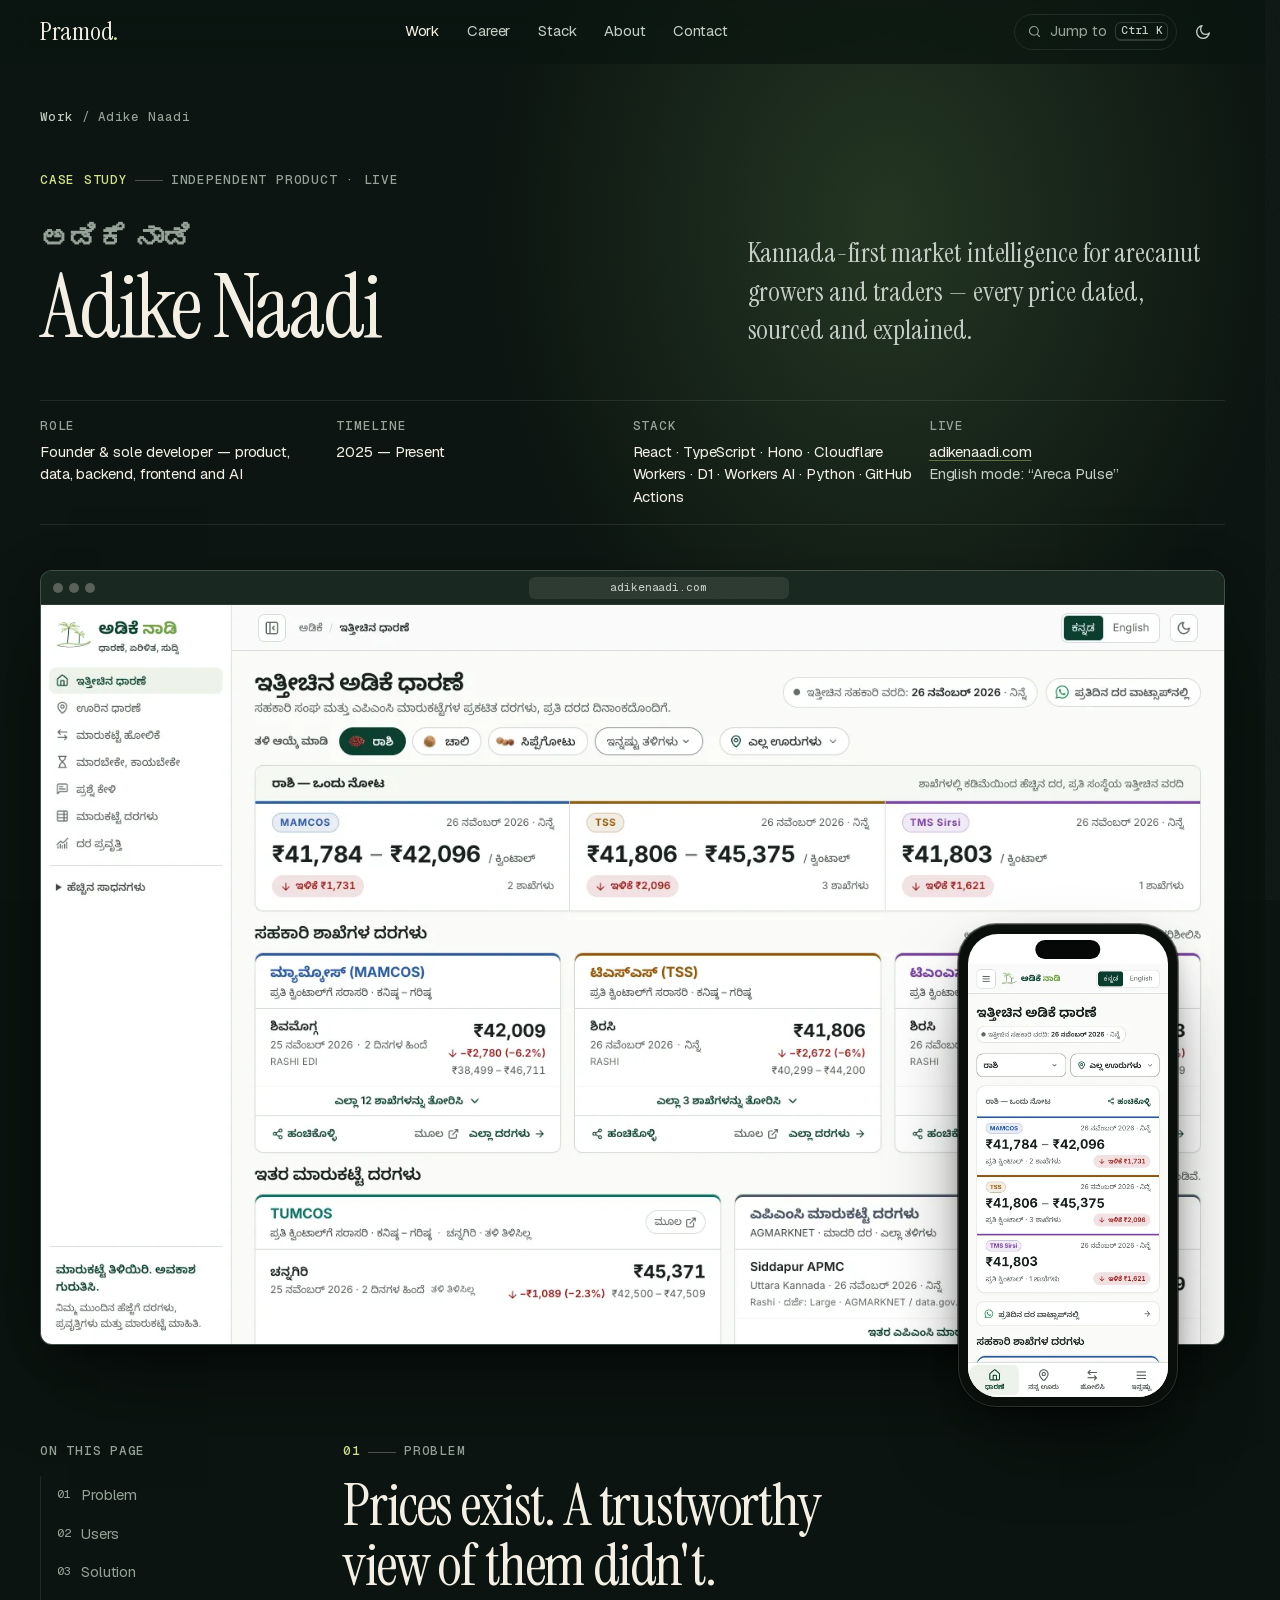
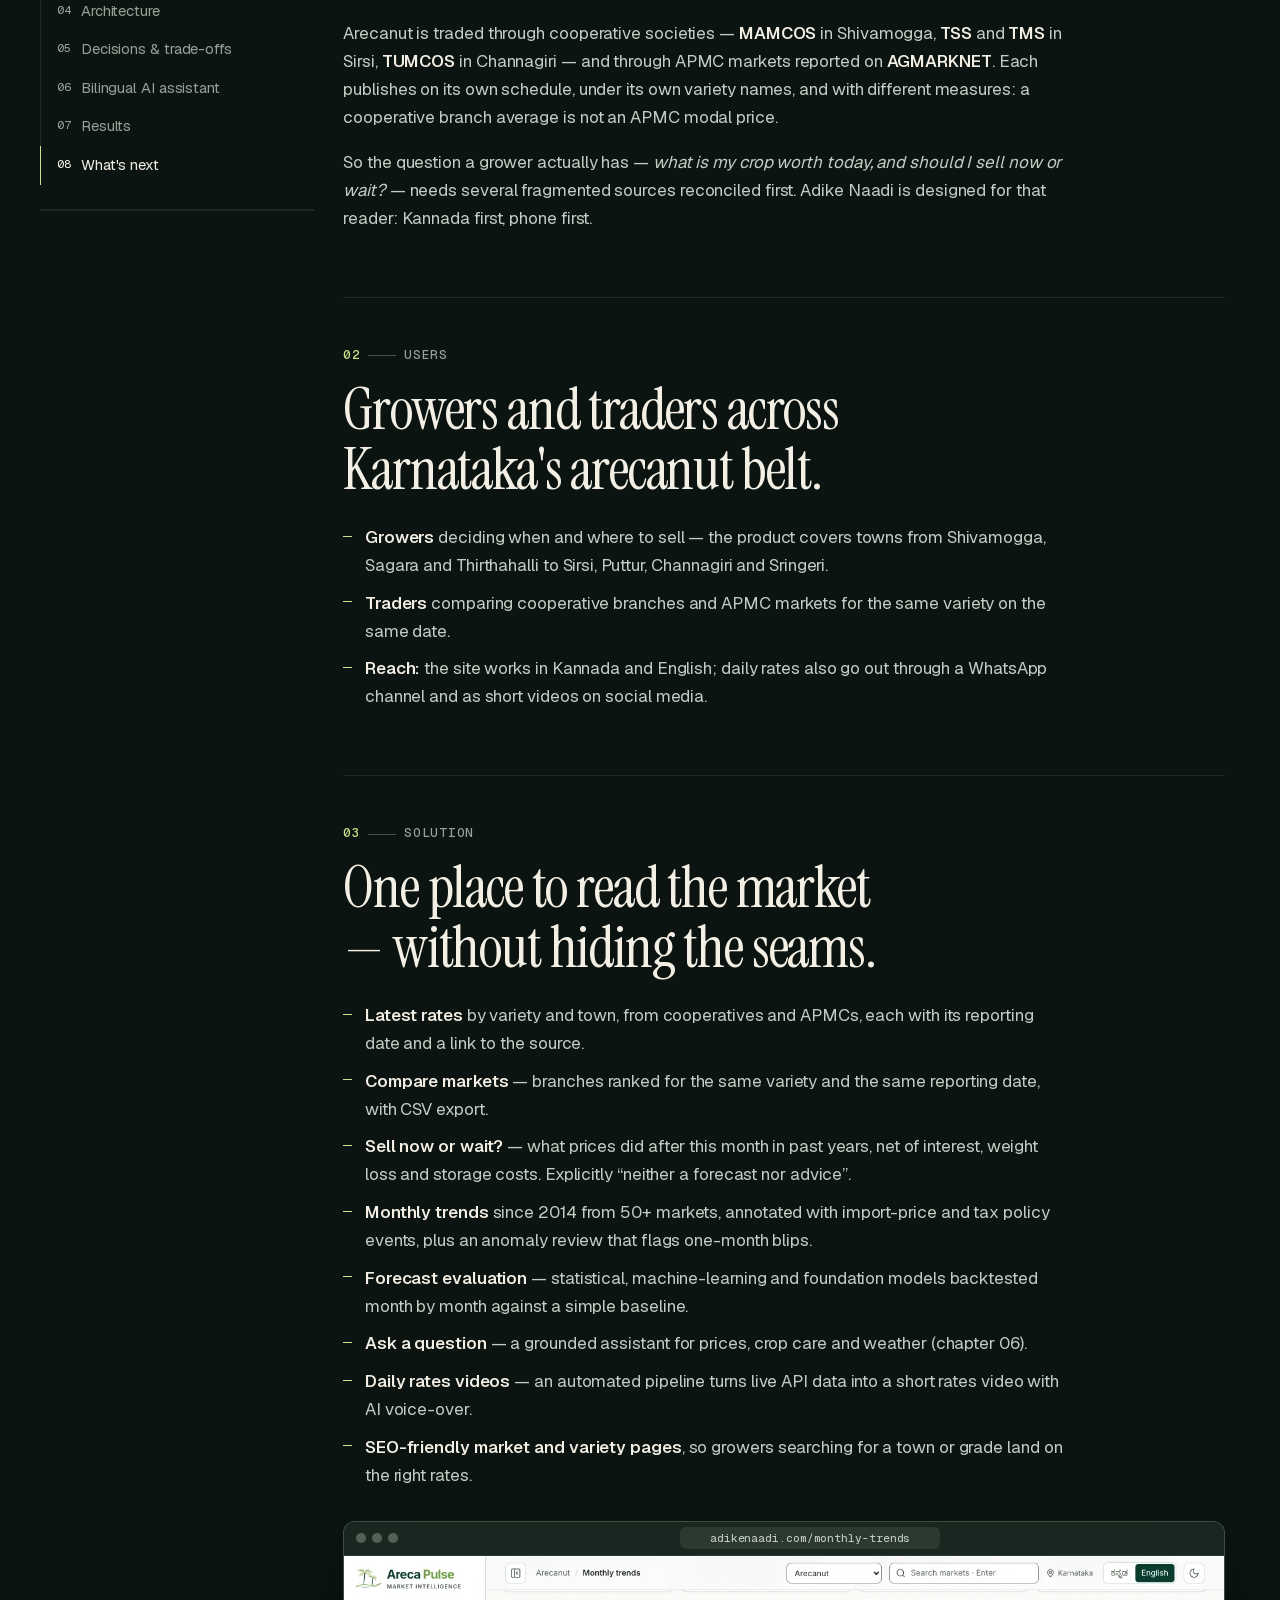
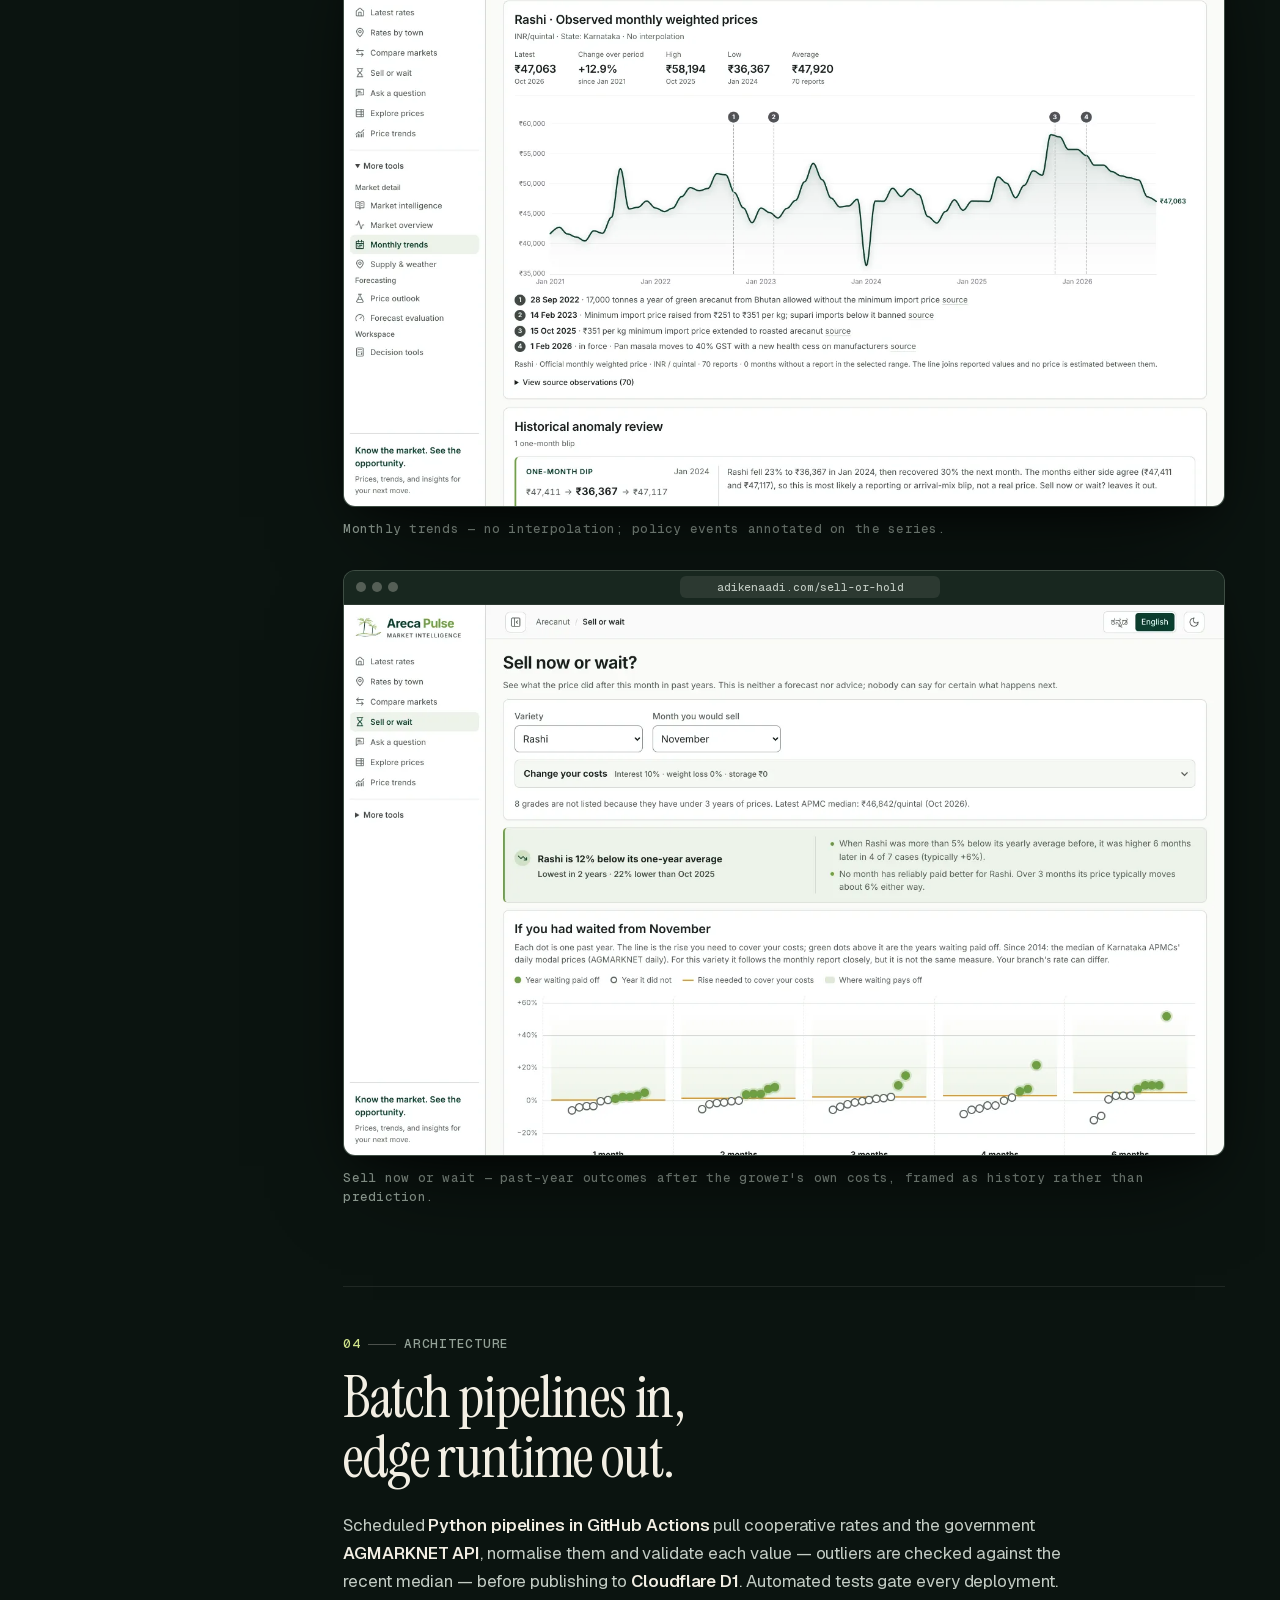
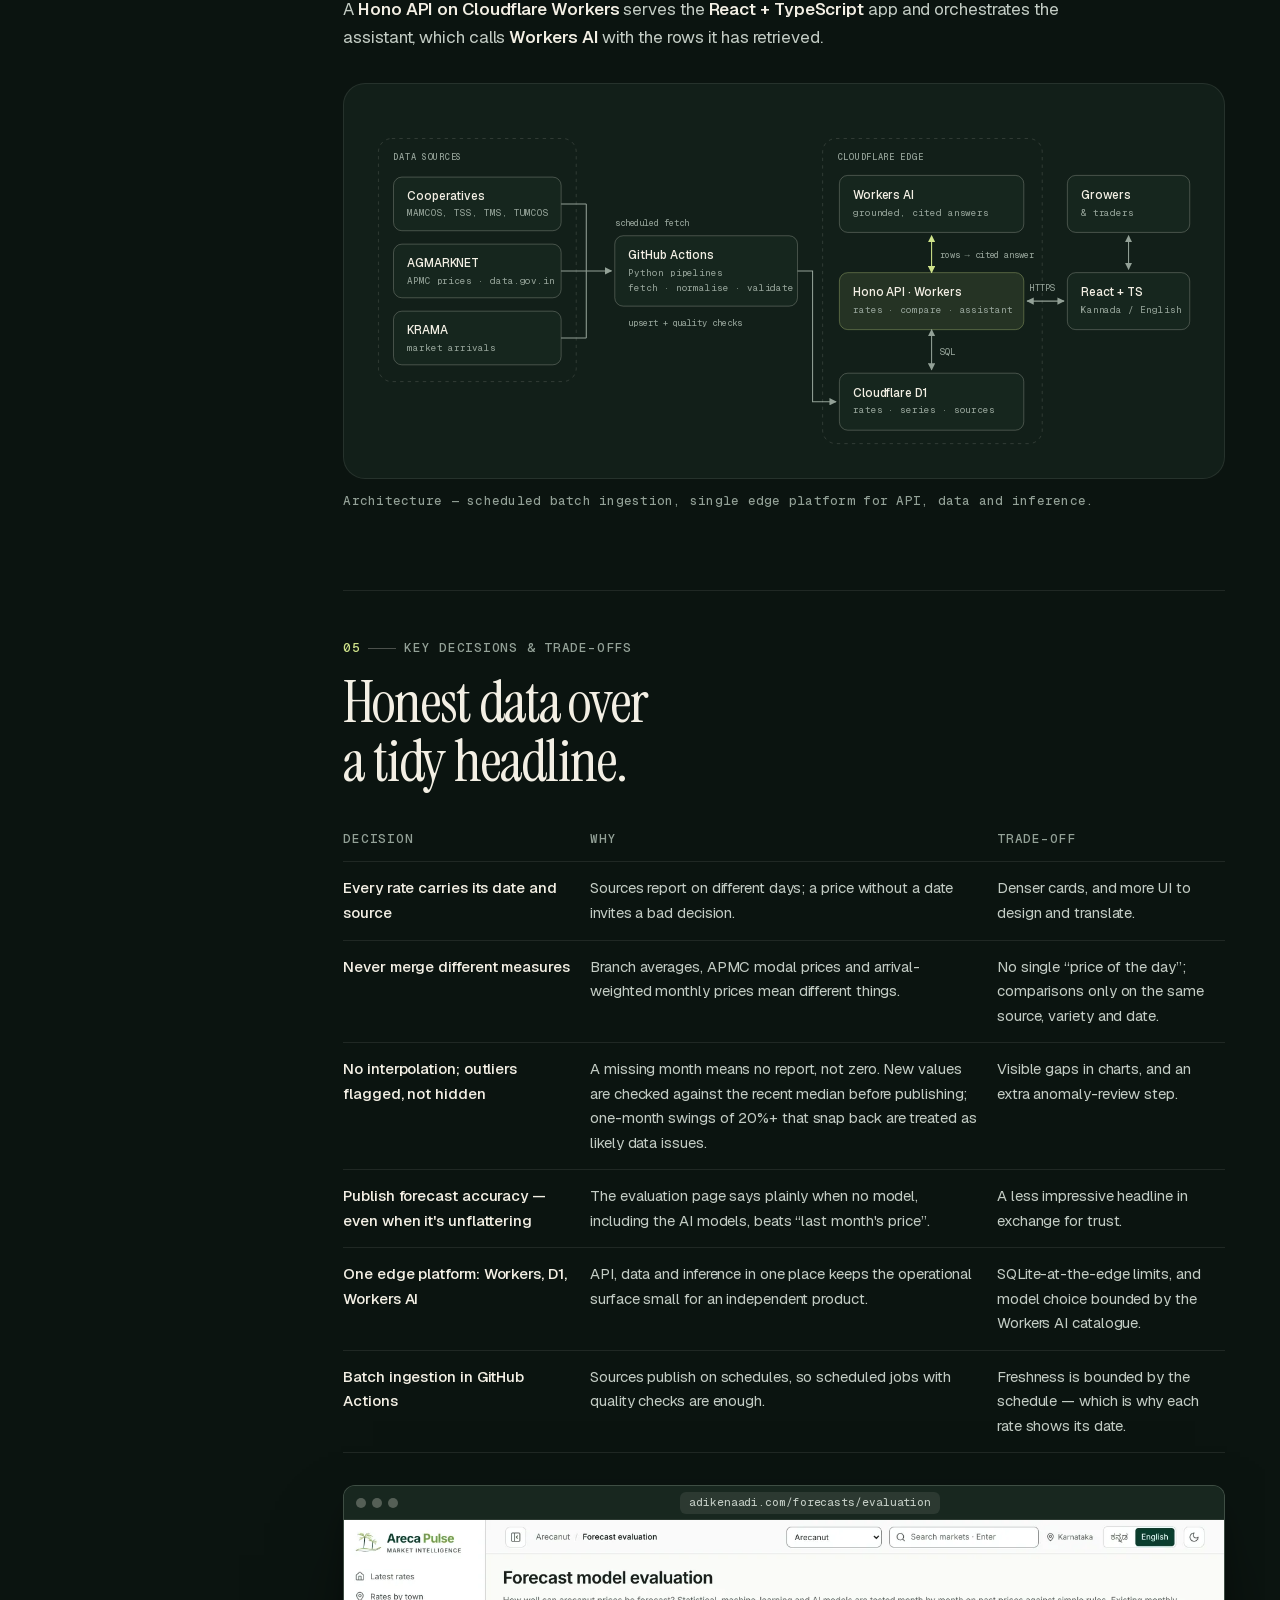
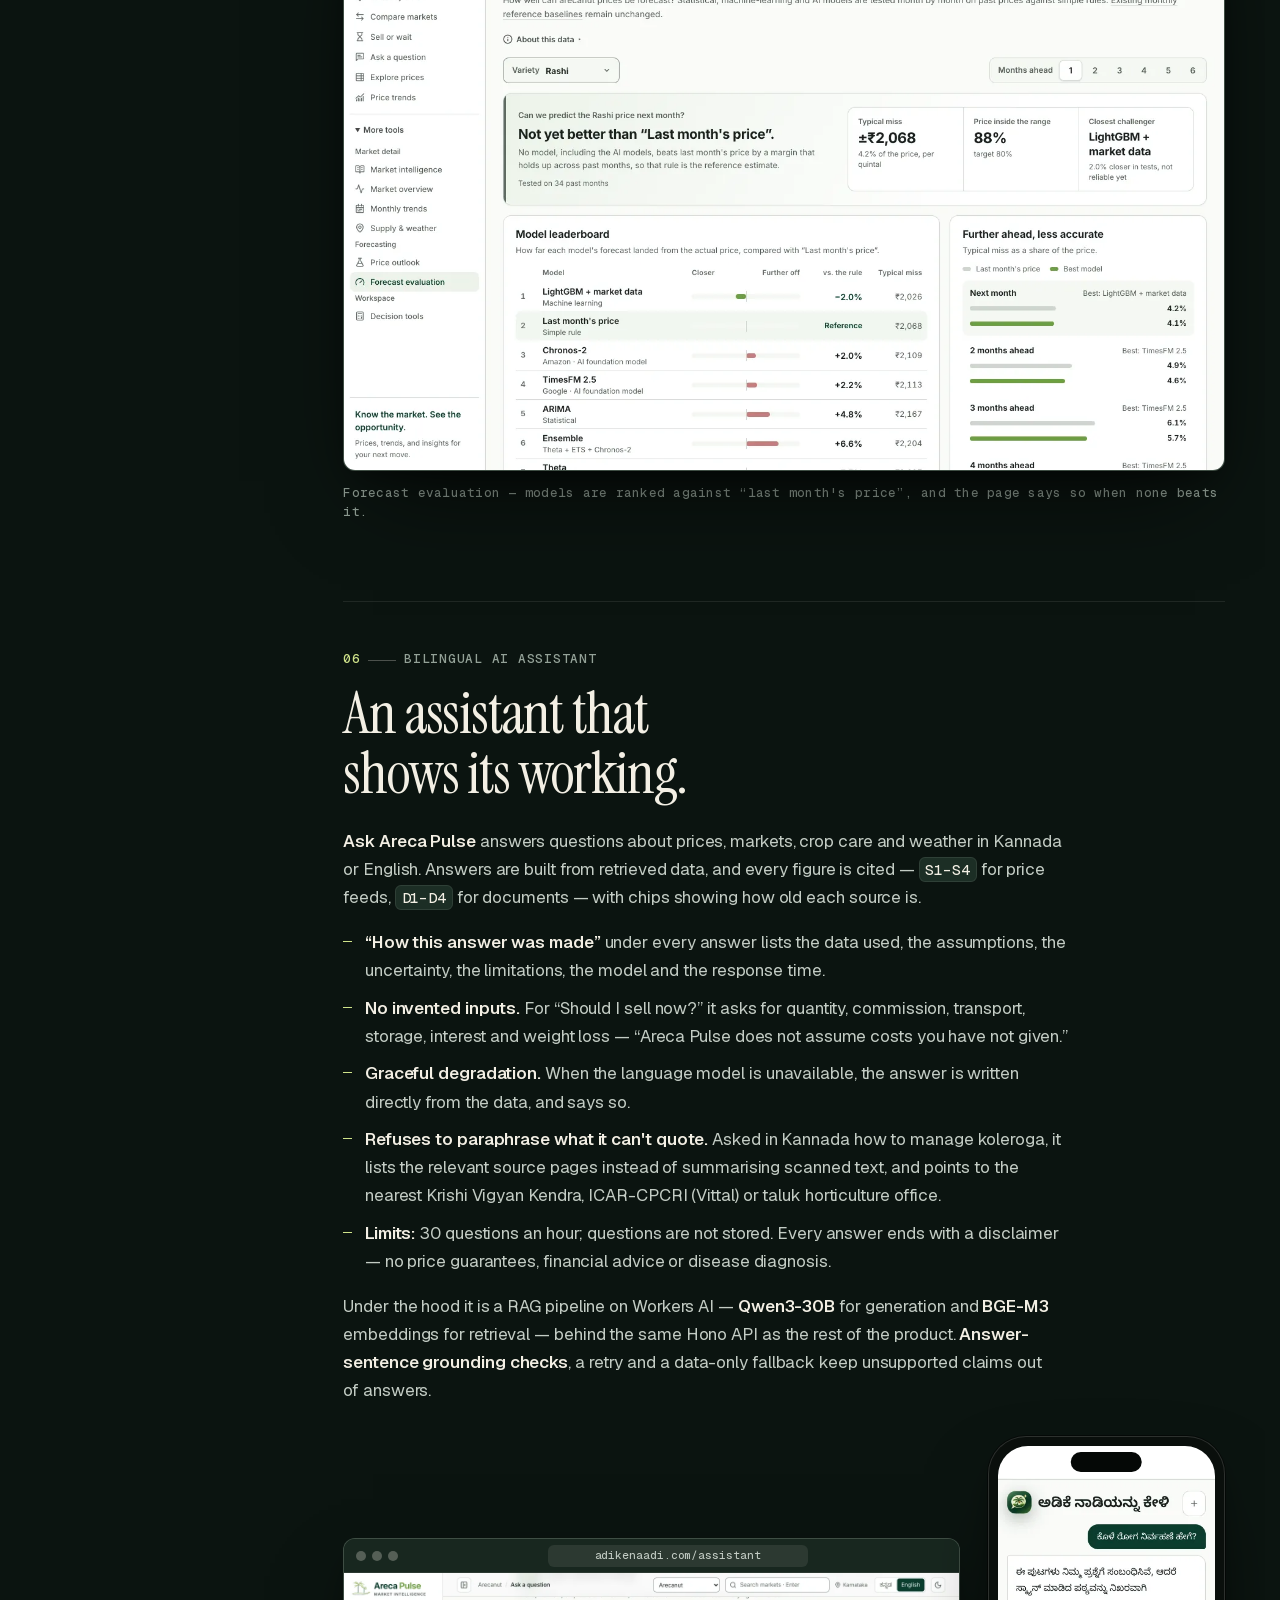
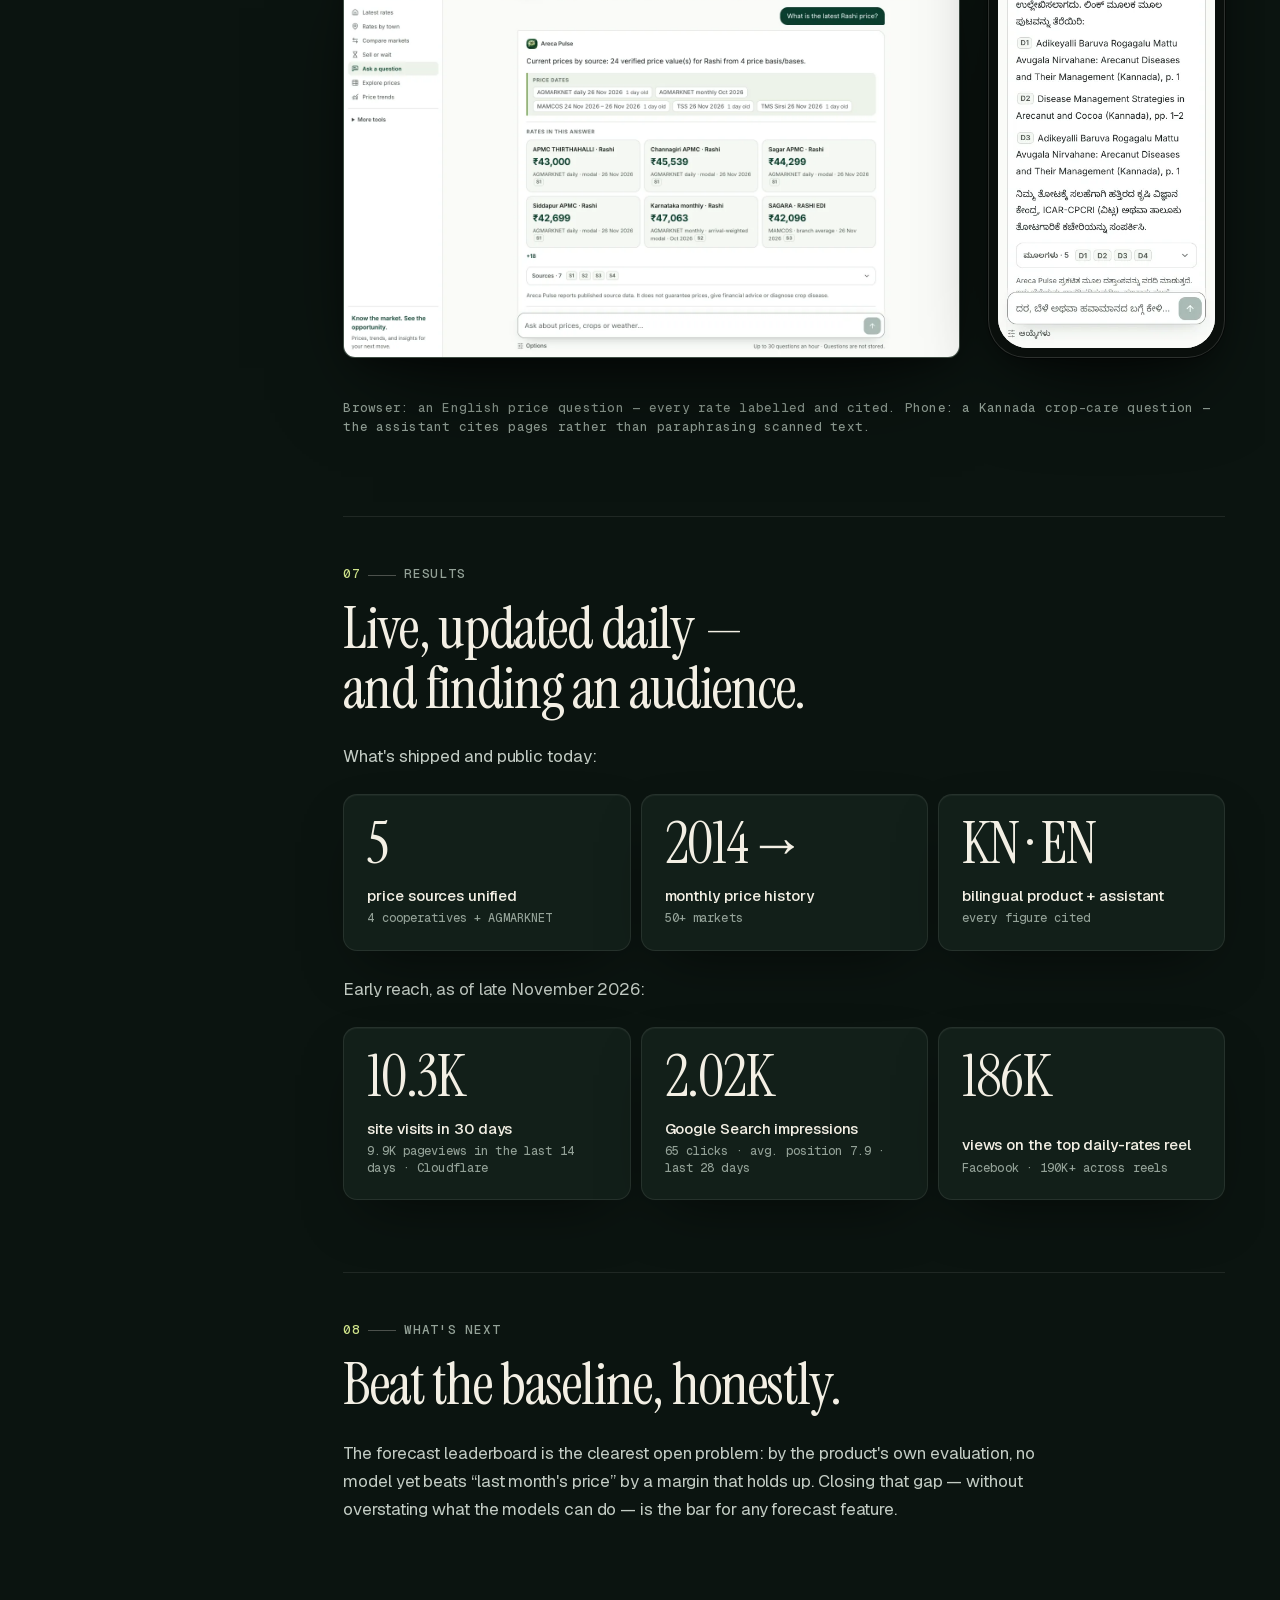
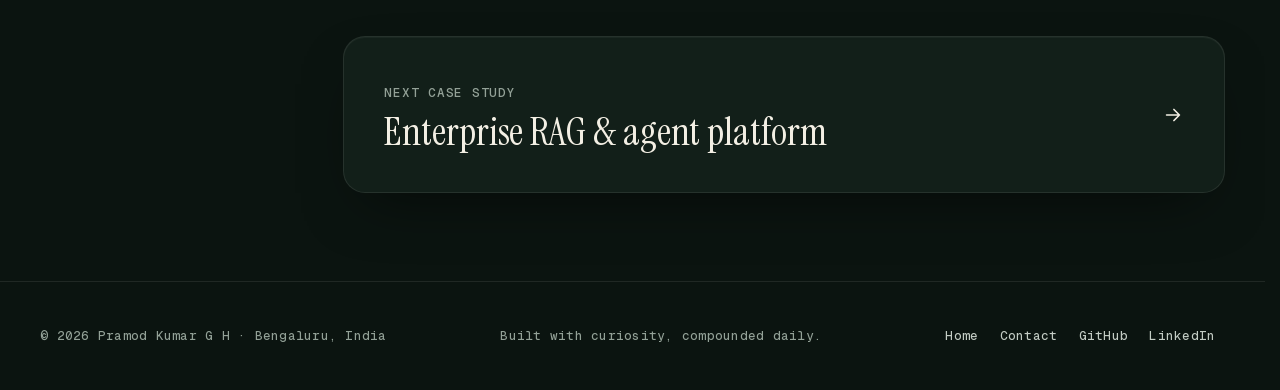
<file: work/adike-naadi.html>
<!doctype html>
<html lang="en">
<head>
<meta charset="utf-8">
<meta name="viewport" content="width=device-width, initial-scale=1, viewport-fit=cover">
<title>Adike Naadi case study — Pramod Kumar G H</title>
<meta name="description" content="How I designed and built Adike Naadi: Kannada-first arecanut market intelligence on Cloudflare Workers, D1 and Workers AI, with a grounded bilingual assistant.">
<link rel="canonical" href="https://pramodkumargh777.github.io/work/adike-naadi.html">
<meta name="theme-color" content="#0b1410">
<meta name="color-scheme" content="dark light">
<meta name="author" content="Pramod Kumar G H">
<meta property="og:type" content="article">
<meta property="og:site_name" content="Pramod Kumar G H">
<meta property="og:locale" content="en_IN">
<meta property="og:url" content="https://pramodkumargh777.github.io/work/adike-naadi.html">
<meta property="og:title" content="Adike Naadi case study — Pramod Kumar G H">
<meta property="og:description" content="Kannada-first arecanut market intelligence on Cloudflare Workers, D1 and Workers AI, with a grounded bilingual assistant.">
<meta property="og:image" content="https://pramodkumargh777.github.io/og-image.png">
<meta property="og:image:width" content="1200">
<meta property="og:image:height" content="630">
<meta property="og:image:alt" content="Pramod Kumar G H — I build AI systems that hold up in production.">
<meta name="twitter:card" content="summary_large_image">
<meta name="twitter:title" content="Adike Naadi case study — Pramod Kumar G H">
<meta name="twitter:description" content="Kannada-first arecanut market intelligence on Cloudflare Workers, D1 and Workers AI, with a grounded bilingual assistant.">
<meta name="twitter:image" content="https://pramodkumargh777.github.io/og-image.png">
<link rel="icon" href="/favicon.svg" type="image/svg+xml">
<link rel="icon" href="/favicon.ico" sizes="32x32">
<link rel="apple-touch-icon" href="/apple-touch-icon.png">
<link rel="preload" href="/assets/fonts/instrument-serif-latin.woff2" as="font" type="font/woff2" crossorigin>
<link rel="preload" href="/assets/fonts/geist-latin-var.woff2" as="font" type="font/woff2" crossorigin>
<link rel="stylesheet" href="/assets/css/site.css">
<script>(function(){var d=document.documentElement;d.classList.add('js');try{var t=localStorage.getItem('theme');if(t==='light')d.setAttribute('data-theme','light');}catch(e){}})();</script>
<script type="application/ld+json">
{
  "@context": "https://schema.org",
  "@type": "Article",
  "headline": "Adike Naadi — Kannada-first arecanut market intelligence",
  "description": "Case study: designing and building Adike Naadi on Cloudflare Workers, D1 and Workers AI, with a grounded bilingual assistant.",
  "url": "https://pramodkumargh777.github.io/work/adike-naadi.html",
  "image": "https://pramodkumargh777.github.io/assets/adike-naadi/home-desktop.webp",
  "inLanguage": "en",
  "author": { "@type": "Person", "@id": "https://pramodkumargh777.github.io/#person", "name": "Pramod Kumar G H", "url": "https://pramodkumargh777.github.io/" },
  "about": { "@type": "WebApplication", "name": "Adike Naadi", "alternateName": "Areca Pulse", "url": "https://adikenaadi.com", "applicationCategory": "BusinessApplication", "inLanguage": ["kn", "en"] }
}
</script>
<script src="/assets/js/site.js" defer></script>
</head>
<body>
<a class="skip-link" href="#main">Skip to content</a>

<svg width="0" height="0" style="position:absolute" aria-hidden="true" focusable="false">
  <symbol id="i-arrow-ur" viewBox="0 0 24 24" fill="none" stroke="currentColor" stroke-width="1.8" stroke-linecap="round" stroke-linejoin="round"><path d="M7 17 17 7M8 7h9v9"/></symbol>
  <symbol id="i-arrow-r" viewBox="0 0 24 24" fill="none" stroke="currentColor" stroke-width="1.8" stroke-linecap="round" stroke-linejoin="round"><path d="M5 12h14M13 6l6 6-6 6"/></symbol>
  <symbol id="i-arrow-d" viewBox="0 0 24 24" fill="none" stroke="currentColor" stroke-width="1.8" stroke-linecap="round" stroke-linejoin="round"><path d="M12 5v14M6 13l6 6 6-6"/></symbol>
  <symbol id="i-download" viewBox="0 0 24 24" fill="none" stroke="currentColor" stroke-width="1.8" stroke-linecap="round" stroke-linejoin="round"><path d="M12 4v11M7 10l5 5 5-5M5 20h14"/></symbol>
  <symbol id="i-mail" viewBox="0 0 24 24" fill="none" stroke="currentColor" stroke-width="1.8" stroke-linecap="round" stroke-linejoin="round"><rect x="3" y="5" width="18" height="14" rx="2"/><path d="m3 7 9 6 9-6"/></symbol>
  <symbol id="i-copy" viewBox="0 0 24 24" fill="none" stroke="currentColor" stroke-width="1.8" stroke-linecap="round" stroke-linejoin="round"><rect x="9" y="9" width="12" height="12" rx="2"/><path d="M5 15V5a2 2 0 0 1 2-2h10"/></symbol>
  <symbol id="i-search" viewBox="0 0 24 24" fill="none" stroke="currentColor" stroke-width="1.8" stroke-linecap="round" stroke-linejoin="round"><circle cx="11" cy="11" r="7"/><path d="m20 20-3.5-3.5"/></symbol>
  <symbol id="i-sun" viewBox="0 0 24 24" fill="none" stroke="currentColor" stroke-width="1.8" stroke-linecap="round" stroke-linejoin="round"><circle cx="12" cy="12" r="4"/><path d="M12 2v2M12 20v2M4.9 4.9l1.4 1.4M17.7 17.7l1.4 1.4M2 12h2M20 12h2M4.9 19.1l1.4-1.4M17.7 6.3l1.4-1.4"/></symbol>
  <symbol id="i-moon" viewBox="0 0 24 24" fill="none" stroke="currentColor" stroke-width="1.8" stroke-linecap="round" stroke-linejoin="round"><path d="M20.5 13.2A8.5 8.5 0 1 1 10.8 3.5a6.6 6.6 0 0 0 9.7 9.7z"/></symbol>
  <symbol id="i-menu" viewBox="0 0 24 24" fill="none" stroke="currentColor" stroke-width="1.8" stroke-linecap="round"><path d="M4 9h16M4 15h16"/></symbol>
  <symbol id="i-close" viewBox="0 0 24 24" fill="none" stroke="currentColor" stroke-width="1.8" stroke-linecap="round"><path d="M6 6l12 12M18 6 6 18"/></symbol>
  <symbol id="i-pause" viewBox="0 0 24 24" fill="none" stroke="currentColor" stroke-width="2" stroke-linecap="round"><path d="M9 6v12M15 6v12"/></symbol>
  <symbol id="i-play" viewBox="0 0 24 24" fill="currentColor"><path d="M8 5.5v13l10.5-6.5z"/></symbol>
  <symbol id="i-calendar" viewBox="0 0 24 24" fill="none" stroke="currentColor" stroke-width="1.8" stroke-linecap="round" stroke-linejoin="round"><rect x="3" y="5" width="18" height="16" rx="2"/><path d="M3 10h18M8 3v4M16 3v4"/></symbol>
  <symbol id="i-github" viewBox="0 0 24 24" fill="currentColor"><path d="M12 .3a12 12 0 0 0-3.8 23.4c.6.1.8-.3.8-.6v-2c-3.3.7-4-1.6-4-1.6-.6-1.4-1.4-1.8-1.4-1.8-1-.7.1-.7.1-.7 1.2.1 1.8 1.2 1.8 1.2 1.1 1.8 2.8 1.3 3.5 1 .1-.8.4-1.3.8-1.6-2.7-.3-5.5-1.3-5.5-5.9 0-1.3.5-2.4 1.2-3.2-.1-.3-.5-1.5.1-3.2 0 0 1-.3 3.3 1.2a11.5 11.5 0 0 1 6 0C17.3 4.6 18.3 5 18.3 5c.6 1.7.2 2.9.1 3.2.8.8 1.2 1.9 1.2 3.2 0 4.6-2.8 5.6-5.5 5.9.4.4.8 1.1.8 2.2v3.3c0 .3.2.7.8.6A12 12 0 0 0 12 .3"/></symbol>
  <symbol id="i-linkedin" viewBox="0 0 24 24" fill="currentColor"><path d="M20.45 20.45h-3.56v-5.57c0-1.33-.02-3.04-1.85-3.04-1.85 0-2.14 1.45-2.14 2.94v5.67H9.35V9h3.41v1.56h.05c.48-.9 1.64-1.85 3.37-1.85 3.6 0 4.27 2.37 4.27 5.46v6.28zM5.34 7.43a2.06 2.06 0 1 1 0-4.13 2.06 2.06 0 0 1 0 4.13zM7.12 20.45H3.56V9h3.56v11.45zM22.22 0H1.77C.79 0 0 .77 0 1.73v20.54C0 23.23.79 24 1.77 24h20.45c.98 0 1.78-.77 1.78-1.73V1.73C24 .77 23.2 0 22.22 0z"/></symbol>
</svg>

<header class="nav">
  <div class="container nav__inner">
    <a class="brand" href="/" aria-label="Pramod — home">Pramod<span>.</span></a>
    <nav aria-label="Primary">
      <ul class="nav__links">
        <li class="nav__indicator" aria-hidden="true"></li>
        <li><a href="/#work" aria-current="page">Work</a></li>
        <li><a href="/#experience">Career</a></li>
        <li><a href="/#stack">Stack</a></li>
        <li><a href="/#about">About</a></li>
        <li><a href="/#contact">Contact</a></li>
      </ul>
    </nav>
    <div class="nav__actions">
      <button class="cmdk-trigger" type="button" data-cmdk-open aria-haspopup="dialog"><svg aria-hidden="true"><use href="#i-search"/></svg>Jump to <kbd>⌘K</kbd></button>
      <button class="icon-btn theme-toggle" type="button" data-theme-toggle aria-label="Switch to light theme"><svg class="moon" aria-hidden="true"><use href="#i-moon"/></svg><svg class="sun" aria-hidden="true"><use href="#i-sun"/></svg></button>
      <button class="icon-btn menu-btn" type="button" aria-expanded="false" aria-controls="mobile-menu" aria-label="Open menu"><svg aria-hidden="true"><use href="#i-menu"/></svg></button>
    </div>
  </div>
</header>

<div class="sheet" id="mobile-menu" role="dialog" aria-modal="true" aria-label="Menu" hidden>
  <div class="sheet__top">
    <a class="brand" href="/">Pramod<span>.</span></a>
    <button class="icon-btn" type="button" data-close-sheet aria-label="Close menu"><svg aria-hidden="true"><use href="#i-close"/></svg></button>
  </div>
  <nav aria-label="Mobile">
    <ul class="sheet__links">
      <li><a href="/#work"><span class="eyebrow">01</span>Work</a></li>
      <li><a href="/#experience"><span class="eyebrow">02</span>Career</a></li>
      <li><a href="/#stack"><span class="eyebrow">03</span>Stack</a></li>
      <li><a href="/#about"><span class="eyebrow">04</span>About</a></li>
      <li><a href="/#contact"><span class="eyebrow">05</span>Contact</a></li>
    </ul>
  </nav>
  <div class="sheet__foot">
    <button class="btn" type="button" data-cmdk-open><svg aria-hidden="true"><use href="#i-search"/></svg>Quick jump</button>
    <button class="btn" type="button" data-copy-email><svg aria-hidden="true"><use href="#i-copy"/></svg>Copy email</button>
    <a class="btn" href="/resume.pdf" download="Pramod_Kumar_GH_Resume.pdf" type="application/pdf"><svg aria-hidden="true"><use href="#i-download"/></svg>Résumé</a>
  </div>
</div>

<main id="main">
  <article>
    <header class="case-hero">
      <div class="container">
        <nav aria-label="Breadcrumb">
          <ol class="crumbs">
            <li><a href="/#work">Work</a></li>
            <li aria-hidden="true">/</li>
            <li aria-current="page">Adike Naadi</li>
          </ol>
        </nav>
        <p class="eyebrow" style="margin-top:var(--space-6)"><span class="num">Case study</span>Independent product · Live</p>
        <h1><span class="kn" lang="kn">ಅಡಿಕೆ ನಾಡಿ</span>Adike Naadi</h1>
        <p class="case-hero__lede">Kannada-first market intelligence for arecanut growers and traders — every price dated, sourced and explained.</p>
        <dl class="facts">
          <div><dt class="mono-label">Role</dt><dd>Founder &amp; sole developer — product, data, backend, frontend and AI</dd></div>
          <div><dt class="mono-label">Timeline</dt><dd>2025 — Present</dd></div>
          <div><dt class="mono-label">Stack</dt><dd>React · TypeScript · Hono · Cloudflare Workers · D1 · Workers AI · Python · GitHub Actions</dd></div>
          <div><dt class="mono-label">Live</dt><dd><a class="text-link" href="https://adikenaadi.com" target="_blank" rel="noopener">adikenaadi.com<span class="sr-only"> (opens in a new tab)</span></a><br><span class="muted">English mode: “Areca Pulse”</span></dd></div>
        </dl>
        <div class="case-media reveal">
          <div class="browser browser--full">
            <div class="browser__bar" aria-hidden="true"><span class="browser__dots"><i></i><i></i><i></i></span><span class="browser__url">adikenaadi.com</span></div>
            <img src="/assets/adike-naadi/home-desktop.webp" srcset="/assets/adike-naadi/home-desktop.webp 1440w, /assets/adike-naadi/home-desktop@2x.webp 2880w" sizes="(min-width: 1280px) min(85rem, 70vw), 100vw" width="1440" height="900" decoding="async" fetchpriority="high" alt="Adike Naadi desktop home in Kannada: a sidebar of tools, variety filters, and Rashi rates from MAMCOS, TSS and TMS Sirsi, each with its reporting date and change">
          </div>
          <div class="phone">
            <div class="phone__screen"><img src="/assets/adike-naadi/home-mobile.webp" srcset="/assets/adike-naadi/home-mobile.webp 375w, /assets/adike-naadi/home-mobile@2x.webp 750w" sizes="220px" width="375" height="812" decoding="async" alt="Adike Naadi on mobile in Kannada: Rashi rates by cooperative, a daily WhatsApp rates link and a bottom tab bar"></div>
          </div>
        </div>
      </div>
    </header>

    <div class="container case-layout">
      <aside class="toc" aria-label="On this page">
        <p class="mono-label" style="margin-bottom:var(--space-4)">On this page</p>
        <ol>
          <li><a href="#problem"><span>01</span>Problem</a></li>
          <li><a href="#users"><span>02</span>Users</a></li>
          <li><a href="#solution"><span>03</span>Solution</a></li>
          <li><a href="#architecture"><span>04</span>Architecture</a></li>
          <li><a href="#decisions"><span>05</span>Decisions &amp; trade-offs</a></li>
          <li><a href="#assistant"><span>06</span>Bilingual AI assistant</a></li>
          <li><a href="#results"><span>07</span>Results</a></li>
          <li><a href="#next"><span>08</span>What's next</a></li>
        </ol>
        <div class="toc__progress" aria-hidden="true"><i></i></div>
      </aside>

      <div class="case-content">
        <section class="chapter" id="problem" aria-labelledby="problem-title">
          <p class="eyebrow"><span class="num">01</span>Problem</p>
          <h2 id="problem-title">Prices exist. A trustworthy view of them didn't.</h2>
          <div class="prose">
            <p>Arecanut is traded through cooperative societies — <strong>MAMCOS</strong> in Shivamogga, <strong>TSS</strong> and <strong>TMS</strong> in Sirsi, <strong>TUMCOS</strong> in Channagiri — and through APMC markets reported on <strong>AGMARKNET</strong>. Each publishes on its own schedule, under its own variety names, and with different measures: a cooperative branch average is not an APMC modal price.</p>
            <p>So the question a grower actually has — <em>what is my crop worth today, and should I sell now or wait?</em> — needs several fragmented sources reconciled first. Adike Naadi is designed for that reader: Kannada first, phone first.</p>
          </div>
        </section>

        <section class="chapter" id="users" aria-labelledby="users-title">
          <p class="eyebrow"><span class="num">02</span>Users</p>
          <h2 id="users-title">Growers and traders across Karnataka's arecanut belt.</h2>
          <div class="prose">
            <ul>
              <li><strong>Growers</strong> deciding when and where to sell — the product covers towns from Shivamogga, Sagara and Thirthahalli to Sirsi, Puttur, Channagiri and Sringeri.</li>
              <li><strong>Traders</strong> comparing cooperative branches and APMC markets for the same variety on the same date.</li>
              <li><strong>Reach:</strong> the site works in Kannada and English; daily rates also go out through a WhatsApp channel and as short videos on social media.</li>
            </ul>
          </div>
        </section>

        <section class="chapter" id="solution" aria-labelledby="solution-title">
          <p class="eyebrow"><span class="num">03</span>Solution</p>
          <h2 id="solution-title">One place to read the market — without hiding the seams.</h2>
          <div class="prose">
            <ul>
              <li><strong>Latest rates</strong> by variety and town, from cooperatives and APMCs, each with its reporting date and a link to the source.</li>
              <li><strong>Compare markets</strong> — branches ranked for the same variety and the same reporting date, with CSV export.</li>
              <li><strong>Sell now or wait?</strong> — what prices did after this month in past years, net of interest, weight loss and storage costs. Explicitly “neither a forecast nor advice”.</li>
              <li><strong>Monthly trends</strong> since 2014 from 50+ markets, annotated with import-price and tax policy events, plus an anomaly review that flags one-month blips.</li>
              <li><strong>Forecast evaluation</strong> — statistical, machine-learning and foundation models backtested month by month against a simple baseline.</li>
              <li><strong>Ask a question</strong> — a grounded assistant for prices, crop care and weather (chapter 06).</li>
              <li><strong>Daily rates videos</strong> — an automated pipeline turns live API data into a short rates video with AI voice-over.</li>
              <li><strong>SEO-friendly market and variety pages</strong>, so growers searching for a town or grade land on the right rates.</li>
            </ul>
          </div>
          <figure class="figure reveal">
            <div class="browser browser--full">
              <div class="browser__bar" aria-hidden="true"><span class="browser__dots"><i></i><i></i><i></i></span><span class="browser__url">adikenaadi.com/monthly-trends</span></div>
              <img src="/assets/adike-naadi/trends-desktop.webp" srcset="/assets/adike-naadi/trends-desktop.webp 1440w, /assets/adike-naadi/trends-desktop@2x.webp 2880w" sizes="(min-width: 1024px) 900px, 100vw" width="1440" height="900" loading="lazy" decoding="async" alt="Monthly trends: Rashi observed monthly weighted prices from 2021 to 2026 with latest, high, low and average values, and four numbered policy events marked on the chart">
            </div>
            <figcaption>Monthly trends — no interpolation; policy events annotated on the series.</figcaption>
          </figure>
          <figure class="figure reveal">
            <div class="browser browser--full">
              <div class="browser__bar" aria-hidden="true"><span class="browser__dots"><i></i><i></i><i></i></span><span class="browser__url">adikenaadi.com/sell-or-hold</span></div>
              <img src="/assets/adike-naadi/sell-or-hold-desktop.webp" srcset="/assets/adike-naadi/sell-or-hold-desktop.webp 1440w, /assets/adike-naadi/sell-or-hold-desktop@2x.webp 2880w" sizes="(min-width: 1024px) 900px, 100vw" width="1440" height="900" loading="lazy" decoding="async" alt="Sell now or wait: variety and month selectors, editable costs, and a summary comparing the current Rashi price with its one-year average and past-year outcomes">
            </div>
            <figcaption>Sell now or wait — past-year outcomes after the grower's own costs, framed as history rather than prediction.</figcaption>
          </figure>
        </section>

        <section class="chapter" id="architecture" aria-labelledby="architecture-title">
          <p class="eyebrow"><span class="num">04</span>Architecture</p>
          <h2 id="architecture-title">Batch pipelines in, edge runtime out.</h2>
          <div class="prose">
            <p>Scheduled <strong>Python pipelines in GitHub Actions</strong> pull cooperative rates and the government <strong>AGMARKNET API</strong>, normalise them and validate each value — outliers are checked against the recent median — before publishing to <strong>Cloudflare D1</strong>. Automated tests gate every deployment. A <strong>Hono API on Cloudflare Workers</strong> serves the <strong>React + TypeScript</strong> app and orchestrates the assistant, which calls <strong>Workers AI</strong> with the rows it has retrieved.</p>
          </div>
          <figure class="figure reveal">
            <div class="diagram">
              <svg viewBox="0 0 1000 420" role="img" aria-labelledby="arch-t arch-d">
                <title id="arch-t">Adike Naadi architecture</title>
                <desc id="arch-d">Cooperative, AGMARKNET and KRAMA sources feed scheduled Python pipelines in GitHub Actions, which fetch, normalise and validate data and write it to Cloudflare D1. A Hono API on Cloudflare Workers reads D1 with SQL, calls Workers AI with retrieved rows to produce cited answers, and serves a React and TypeScript web app in Kannada and English to growers and traders.</desc>
                <defs>
                  <marker id="ah" viewBox="0 0 10 10" refX="9" refY="5" markerWidth="7" markerHeight="7" orient="auto-start-reverse"><path class="arrowhead" d="M0 0 10 5 0 10z"/></marker>
                  <marker id="aha" viewBox="0 0 10 10" refX="9" refY="5" markerWidth="7" markerHeight="7" orient="auto-start-reverse"><path class="arrowhead--accent" d="M0 0 10 5 0 10z"/></marker>
                </defs>
                <!-- Sources -->
                <rect class="n-group" x="16" y="40" width="236" height="290" rx="16"/>
                <text class="n-glabel" x="34" y="66">Data sources</text>
                <rect class="n-box" x="34" y="86" width="200" height="64" rx="10"/>
                <text class="n-title" x="50" y="113">Cooperatives</text><text class="n-sub" x="50" y="133">MAMCOS, TSS, TMS, TUMCOS</text>
                <rect class="n-box" x="34" y="166" width="200" height="64" rx="10"/>
                <text class="n-title" x="50" y="193">AGMARKNET</text><text class="n-sub" x="50" y="213">APMC prices · data.gov.in</text>
                <rect class="n-box" x="34" y="246" width="200" height="64" rx="10"/>
                <text class="n-title" x="50" y="273">KRAMA</text><text class="n-sub" x="50" y="293">market arrivals</text>
                <path class="edge" d="M234 118H264M234 198H264M234 278H264M264 118V278"/>
                <path class="edge" d="M264 198H294" marker-end="url(#ah)"/>
                <!-- Pipeline -->
                <text class="edge-label" x="298" y="144">scheduled fetch</text>
                <rect class="n-box" x="298" y="156" width="218" height="84" rx="10"/>
                <text class="n-title" x="314" y="184">GitHub Actions</text><text class="n-sub" x="314" y="204">Python pipelines</text><text class="n-sub" x="314" y="222">fetch · normalise · validate</text>
                <path class="edge" d="M516 198H534V354H562" marker-end="url(#ah)"/>
                <text class="edge-label" x="314" y="264">upsert + quality checks</text>
                <!-- Cloudflare -->
                <rect class="n-group" x="546" y="40" width="262" height="364" rx="16"/>
                <text class="n-glabel" x="564" y="66">Cloudflare edge</text>
                <rect class="n-box" x="566" y="84" width="220" height="68" rx="10"/>
                <text class="n-title" x="582" y="112">Workers AI</text><text class="n-sub" x="582" y="132">grounded, cited answers</text>
                <rect class="n-box n-box--accent" x="566" y="200" width="220" height="68" rx="10"/>
                <text class="n-title" x="582" y="228">Hono API · Workers</text><text class="n-sub" x="582" y="248">rates · compare · assistant</text>
                <rect class="n-box" x="566" y="320" width="220" height="68" rx="10"/>
                <text class="n-title" x="582" y="348">Cloudflare D1</text><text class="n-sub" x="582" y="368">rates · series · sources</text>
                <path class="edge edge--accent" d="M676 200V156" marker-end="url(#aha)" marker-start="url(#aha)"/>
                <text class="edge-label" x="686" y="182">rows → cited answer</text>
                <path class="edge" d="M676 268V316" marker-end="url(#ah)" marker-start="url(#ah)"/>
                <text class="edge-label" x="686" y="298">SQL</text>
                <!-- Client -->
                <rect class="n-box" x="838" y="200" width="146" height="68" rx="10"/>
                <text class="n-title" x="854" y="228">React + TS</text><text class="n-sub" x="854" y="248">Kannada / English</text>
                <path class="edge" d="M790 234H834" marker-end="url(#ah)" marker-start="url(#ah)"/>
                <text class="edge-label" x="794" y="222">HTTPS</text>
                <rect class="n-box" x="838" y="84" width="146" height="68" rx="10"/>
                <text class="n-title" x="854" y="112">Growers</text><text class="n-sub" x="854" y="132">&amp; traders</text>
                <path class="edge" d="M911 156V196" marker-end="url(#ah)" marker-start="url(#ah)"/>
              </svg>
            </div>
            <figcaption>Architecture — scheduled batch ingestion, single edge platform for API, data and inference.</figcaption>
          </figure>
        </section>

        <section class="chapter" id="decisions" aria-labelledby="decisions-title">
          <p class="eyebrow"><span class="num">05</span>Key decisions &amp; trade-offs</p>
          <h2 id="decisions-title">Honest data over a tidy headline.</h2>
          <table class="tradeoffs">
            <thead><tr><th scope="col">Decision</th><th scope="col">Why</th><th scope="col">Trade-off</th></tr></thead>
            <tbody>
              <tr><td>Every rate carries its date and source</td><td data-label="Why">Sources report on different days; a price without a date invites a bad decision.</td><td data-label="Trade-off">Denser cards, and more UI to design and translate.</td></tr>
              <tr><td>Never merge different measures</td><td data-label="Why">Branch averages, APMC modal prices and arrival-weighted monthly prices mean different things.</td><td data-label="Trade-off">No single “price of the day”; comparisons only on the same source, variety and date.</td></tr>
              <tr><td>No interpolation; outliers flagged, not hidden</td><td data-label="Why">A missing month means no report, not zero. New values are checked against the recent median before publishing; one-month swings of 20%+ that snap back are treated as likely data issues.</td><td data-label="Trade-off">Visible gaps in charts, and an extra anomaly-review step.</td></tr>
              <tr><td>Publish forecast accuracy — even when it's unflattering</td><td data-label="Why">The evaluation page says plainly when no model, including the AI models, beats “last month's price”.</td><td data-label="Trade-off">A less impressive headline in exchange for trust.</td></tr>
              <tr><td>One edge platform: Workers, D1, Workers AI</td><td data-label="Why">API, data and inference in one place keeps the operational surface small for an independent product.</td><td data-label="Trade-off">SQLite-at-the-edge limits, and model choice bounded by the Workers AI catalogue.</td></tr>
              <tr><td>Batch ingestion in GitHub Actions</td><td data-label="Why">Sources publish on schedules, so scheduled jobs with quality checks are enough.</td><td data-label="Trade-off">Freshness is bounded by the schedule — which is why each rate shows its date.</td></tr>
            </tbody>
          </table>
          <figure class="figure reveal">
            <div class="browser browser--full">
              <div class="browser__bar" aria-hidden="true"><span class="browser__dots"><i></i><i></i><i></i></span><span class="browser__url">adikenaadi.com/forecasts/evaluation</span></div>
              <img src="/assets/adike-naadi/forecast-desktop.webp" srcset="/assets/adike-naadi/forecast-desktop.webp 1440w, /assets/adike-naadi/forecast-desktop@2x.webp 2880w" sizes="(min-width: 1024px) 900px, 100vw" width="1440" height="900" loading="lazy" decoding="async" alt="Forecast model evaluation: the verdict 'Not yet better than last month's price', typical miss and coverage figures, and a leaderboard comparing LightGBM, Chronos-2, TimesFM 2.5, ARIMA and other models with the simple rule">
            </div>
            <figcaption>Forecast evaluation — models are ranked against “last month's price”, and the page says so when none beats it.</figcaption>
          </figure>
        </section>

        <section class="chapter" id="assistant" aria-labelledby="assistant-title">
          <p class="eyebrow"><span class="num">06</span>Bilingual AI assistant</p>
          <h2 id="assistant-title">An assistant that shows its working.</h2>
          <div class="prose">
            <p><strong>Ask Areca Pulse</strong> answers questions about prices, markets, crop care and weather in Kannada or English. Answers are built from retrieved data, and every figure is cited — <code>S1–S4</code> for price feeds, <code>D1–D4</code> for documents — with chips showing how old each source is.</p>
            <ul>
              <li><strong>“How this answer was made”</strong> under every answer lists the data used, the assumptions, the uncertainty, the limitations, the model and the response time.</li>
              <li><strong>No invented inputs.</strong> For “Should I sell now?” it asks for quantity, commission, transport, storage, interest and weight loss — “Areca Pulse does not assume costs you have not given.”</li>
              <li><strong>Graceful degradation.</strong> When the language model is unavailable, the answer is written directly from the data, and says so.</li>
              <li><strong>Refuses to paraphrase what it can't quote.</strong> Asked in Kannada how to manage koleroga, it lists the relevant source pages instead of summarising scanned text, and points to the nearest Krishi Vigyan Kendra, ICAR-CPCRI (Vittal) or taluk horticulture office.</li>
              <li><strong>Limits:</strong> 30 questions an hour; questions are not stored. Every answer ends with a disclaimer — no price guarantees, financial advice or disease diagnosis.</li>
            </ul>
            <p>Under the hood it is a RAG pipeline on Workers AI — <strong>Qwen3-30B</strong> for generation and <strong>BGE-M3</strong> embeddings for retrieval — behind the same Hono API as the rest of the product. <strong>Answer-sentence grounding checks</strong>, a retry and a data-only fallback keep unsupported claims out of answers.</p>
          </div>
          <figure class="figure figure--pair reveal">
            <div class="browser browser--full">
              <div class="browser__bar" aria-hidden="true"><span class="browser__dots"><i></i><i></i><i></i></span><span class="browser__url">adikenaadi.com/assistant</span></div>
              <img src="/assets/adike-naadi/assistant-desktop.webp" srcset="/assets/adike-naadi/assistant-desktop.webp 1440w, /assets/adike-naadi/assistant-desktop@2x.webp 2880w" sizes="(min-width: 1024px) 640px, 100vw" width="1440" height="900" loading="lazy" decoding="async" alt="English answer to 'What is the latest Rashi price?': price-date chips per source and six rate cards, each labelled with its source, measure, date and citation">
            </div>
            <div class="phone figure__phone">
              <div class="phone__screen"><img src="/assets/adike-naadi/assistant-mobile.webp" srcset="/assets/adike-naadi/assistant-mobile.webp 375w, /assets/adike-naadi/assistant-mobile@2x.webp 750w" sizes="240px" width="375" height="812" loading="lazy" decoding="async" alt="Kannada answer about koleroga management that lists cited source pages D1 to D3 and recommends contacting local agricultural offices"></div>
            </div>
            <figcaption style="grid-column:1/-1">Browser: an English price question — every rate labelled and cited. Phone: a Kannada crop-care question — the assistant cites pages rather than paraphrasing scanned text.</figcaption>
          </figure>
        </section>

        <section class="chapter" id="results" aria-labelledby="results-title">
          <p class="eyebrow"><span class="num">07</span>Results</p>
          <h2 id="results-title">Live, updated daily — and finding an audience.</h2>
          <div class="prose">
            <p>What's shipped and public today:</p>
          </div>
          <ul class="results">
            <li class="tile"><span class="tile__value">5</span><span><span class="tile__label">price sources unified</span><span class="tile__ctx">4 cooperatives + AGMARKNET</span></span></li>
            <li class="tile"><span class="tile__value">2014→</span><span><span class="tile__label">monthly price history</span><span class="tile__ctx">50+ markets</span></span></li>
            <li class="tile"><span class="tile__value">KN · EN</span><span><span class="tile__label">bilingual product + assistant</span><span class="tile__ctx">every figure cited</span></span></li>
          </ul>
          <div class="prose">
            <p>Early reach, as of late November 2026:</p>
          </div>
          <ul class="results">
            <li class="tile"><span class="tile__value">10.3K</span><span><span class="tile__label">site visits in 30 days</span><span class="tile__ctx">9.9K pageviews in the last 14 days · Cloudflare</span></span></li>
            <li class="tile"><span class="tile__value">2.02K</span><span><span class="tile__label">Google Search impressions</span><span class="tile__ctx">65 clicks · avg. position 7.9 · last 28 days</span></span></li>
            <li class="tile"><span class="tile__value">186K</span><span><span class="tile__label">views on the top daily-rates reel</span><span class="tile__ctx">Facebook · 190K+ across reels</span></span></li>
          </ul>
        </section>

        <section class="chapter" id="next" aria-labelledby="next-title">
          <p class="eyebrow"><span class="num">08</span>What's next</p>
          <h2 id="next-title">Beat the baseline, honestly.</h2>
          <div class="prose">
            <p>The forecast leaderboard is the clearest open problem: by the product's own evaluation, no model yet beats “last month's price” by a margin that holds up. Closing that gap — without overstating what the models can do — is the bar for any forecast feature.</p>
          </div>
        </section>

        <a class="card next-case" href="/work/enterprise-genai.html">
          <span>
            <span class="mono-label">Next case study</span>
            <span class="serif" style="display:block;font-size:var(--step-3);line-height:1.05;margin-top:.4rem">Enterprise RAG &amp; agent platform</span>
          </span>
          <svg aria-hidden="true" style="width:22px;height:22px;flex:none"><use href="#i-arrow-r"/></svg>
        </a>
      </div>
    </div>
  </article>
</main>

<footer class="footer">
  <div class="container footer__inner">
    <p>© 2026 Pramod Kumar G H <span aria-hidden="true">·</span> Bengaluru, India</p>
    <p>Built with curiosity, compounded daily.</p>
    <ul class="footer__links">
      <li><a href="/">Home</a></li>
      <li><a href="/#contact">Contact</a></li>
      <li><a href="https://github.com/pramodkumargh777" target="_blank" rel="noopener">GitHub</a></li>
      <li><a href="https://www.linkedin.com/in/pramod-kumar-g-h/" target="_blank" rel="noopener">LinkedIn</a></li>
    </ul>
  </div>
</footer>

<div class="toast-region" role="status" aria-live="polite"></div>

<dialog class="cmdk" id="cmdk" aria-label="Quick navigation">
  <div class="cmdk__search">
    <svg aria-hidden="true"><use href="#i-search"/></svg>
    <input class="cmdk__input" type="text" role="combobox" aria-expanded="false" aria-controls="cmdk-list" aria-autocomplete="list" aria-label="Search sections, case studies and actions" placeholder="Jump to a section, case study or action…" autocomplete="off" spellcheck="false">
    <kbd>esc</kbd>
  </div>
  <ul class="cmdk__list" id="cmdk-list" role="listbox" aria-label="Results"></ul>
  <div class="cmdk__foot" aria-hidden="true"><span><kbd>↑</kbd> <kbd>↓</kbd> navigate</span><span><kbd>↵</kbd> open</span><span><kbd>esc</kbd> close</span></div>
</dialog>
</body>
</html>
</file>
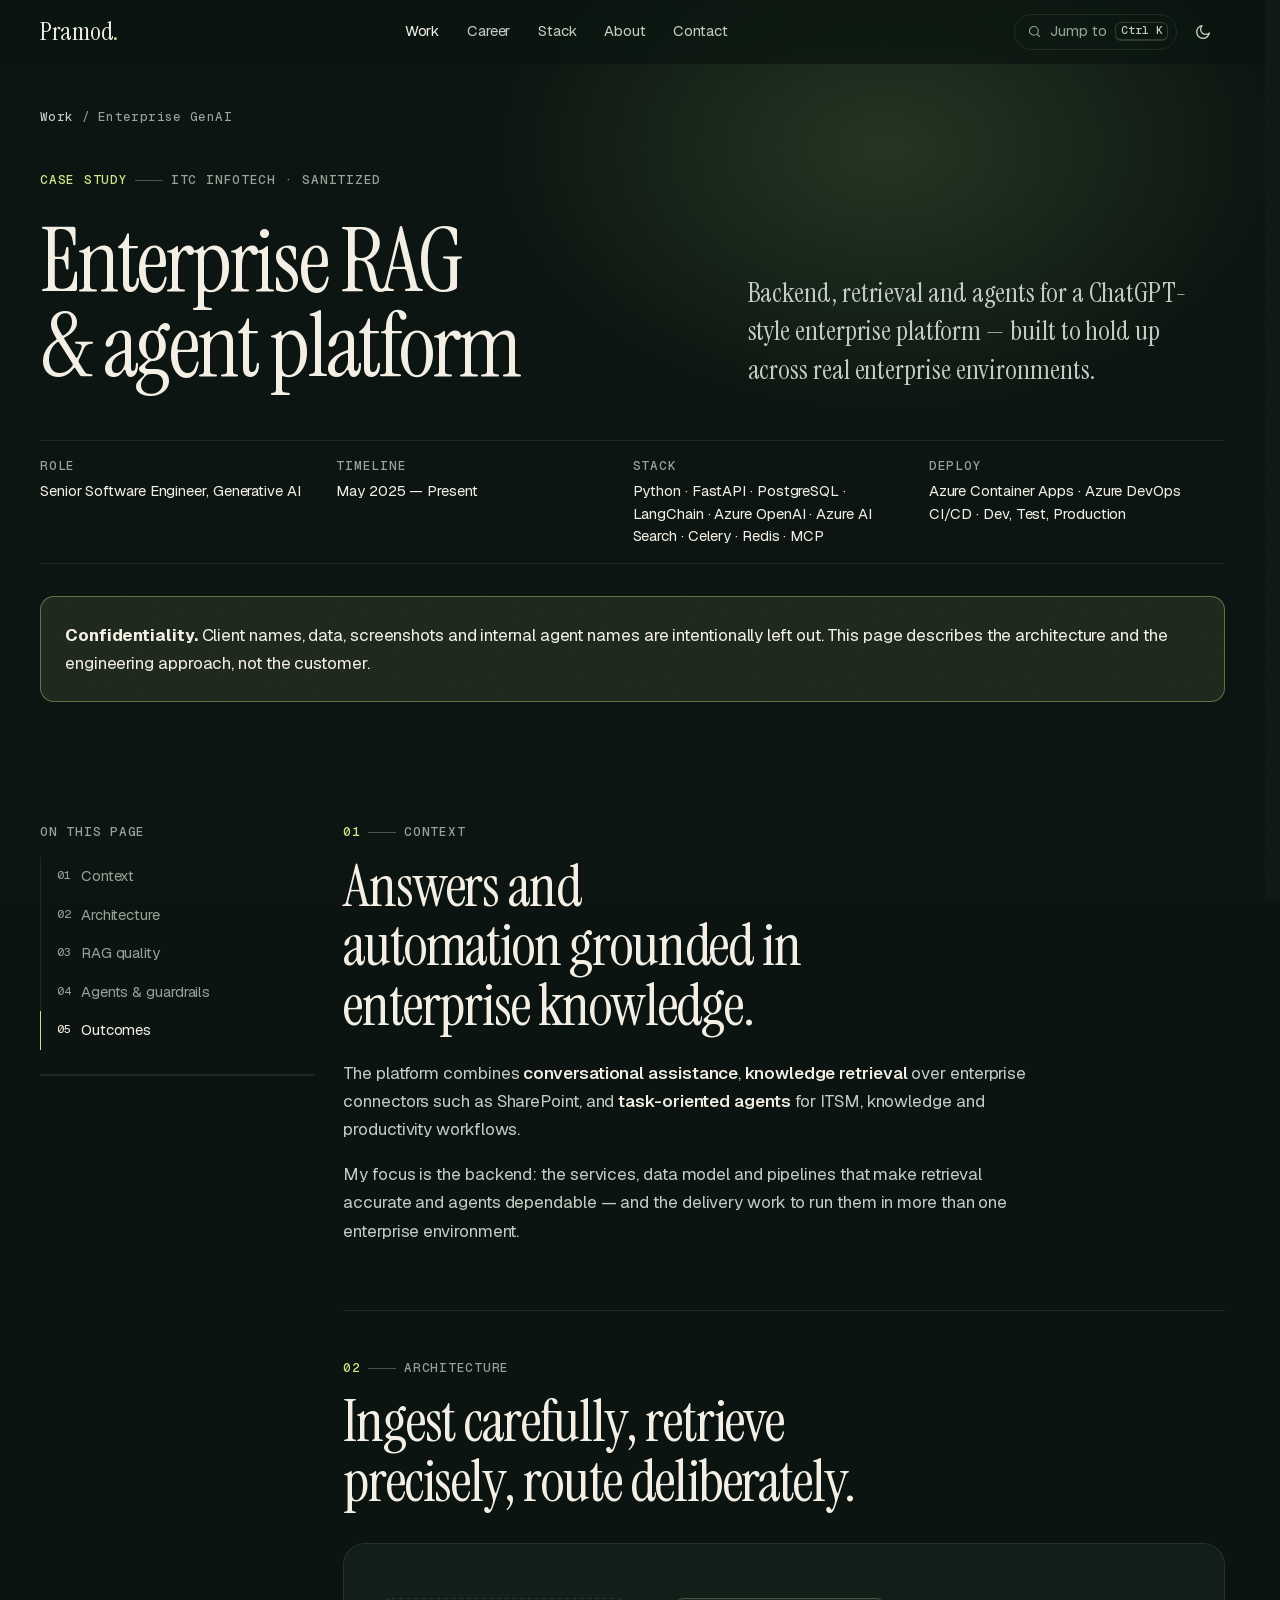
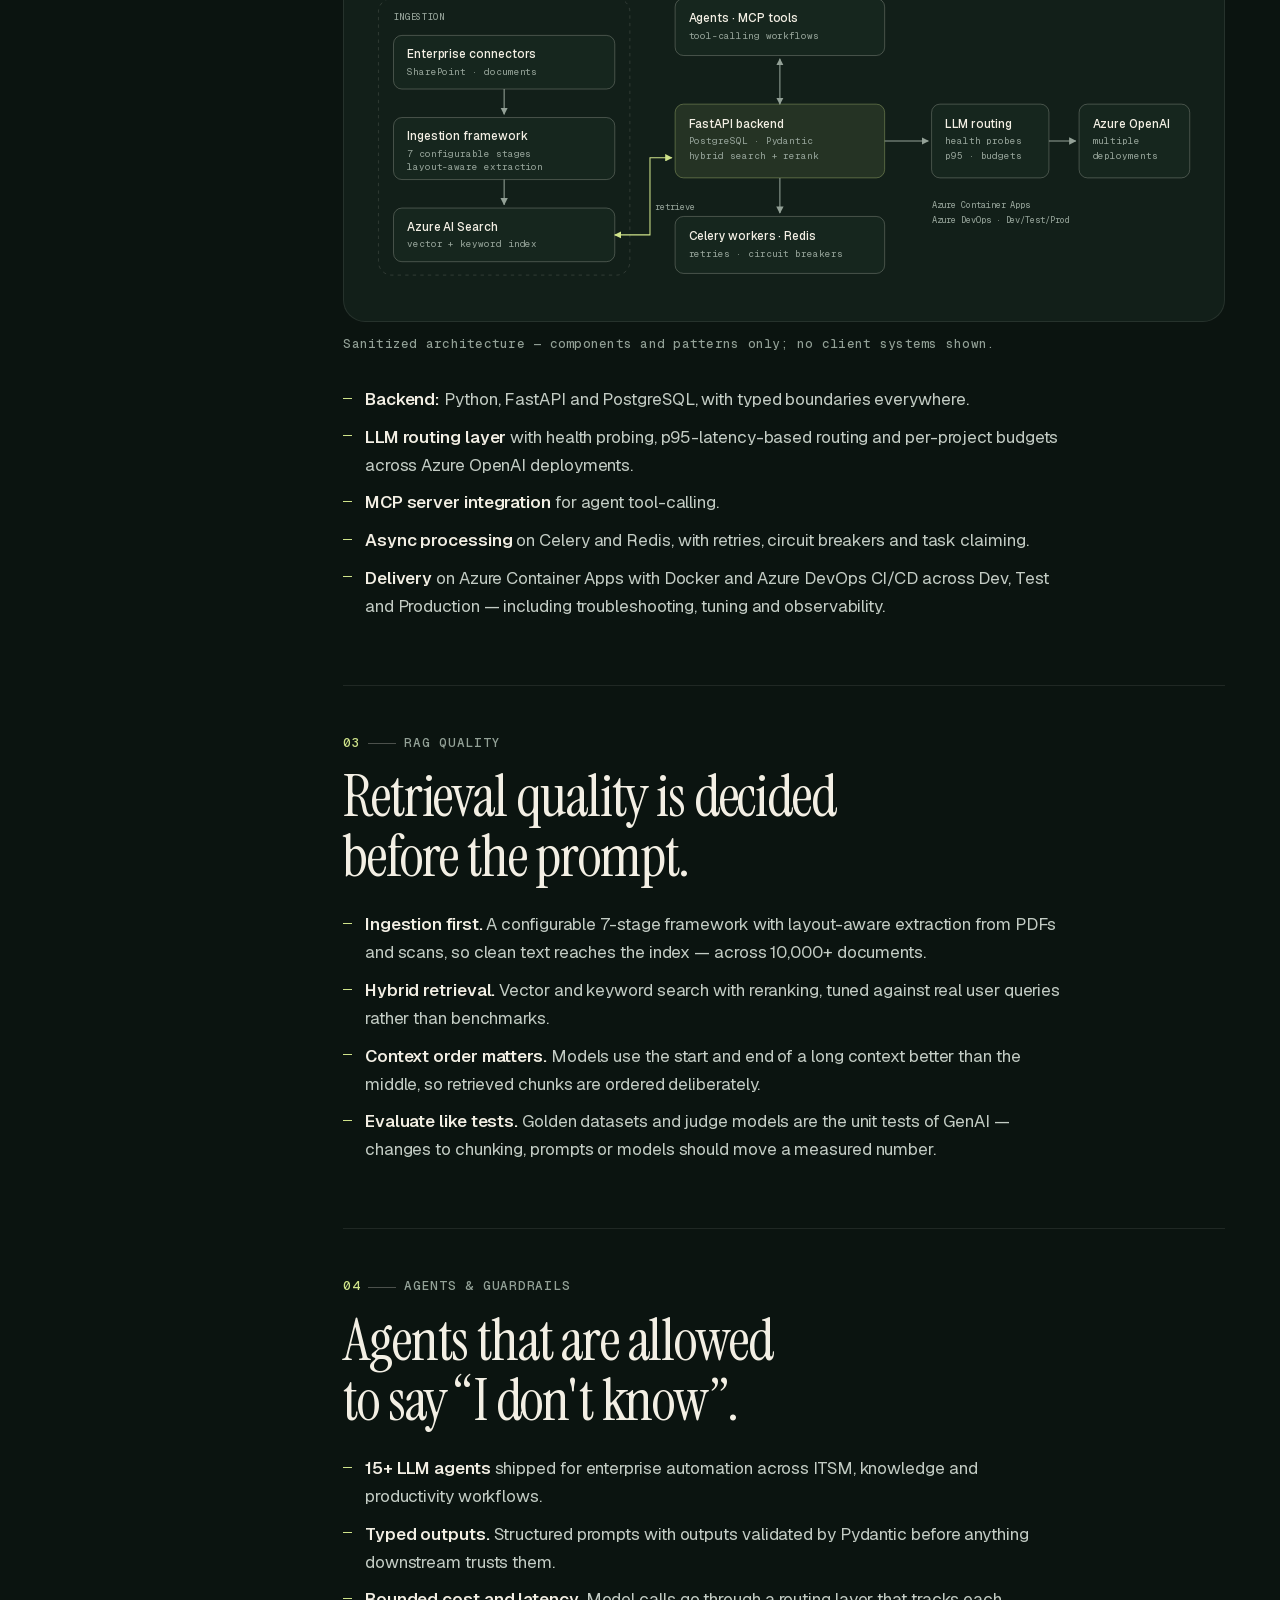
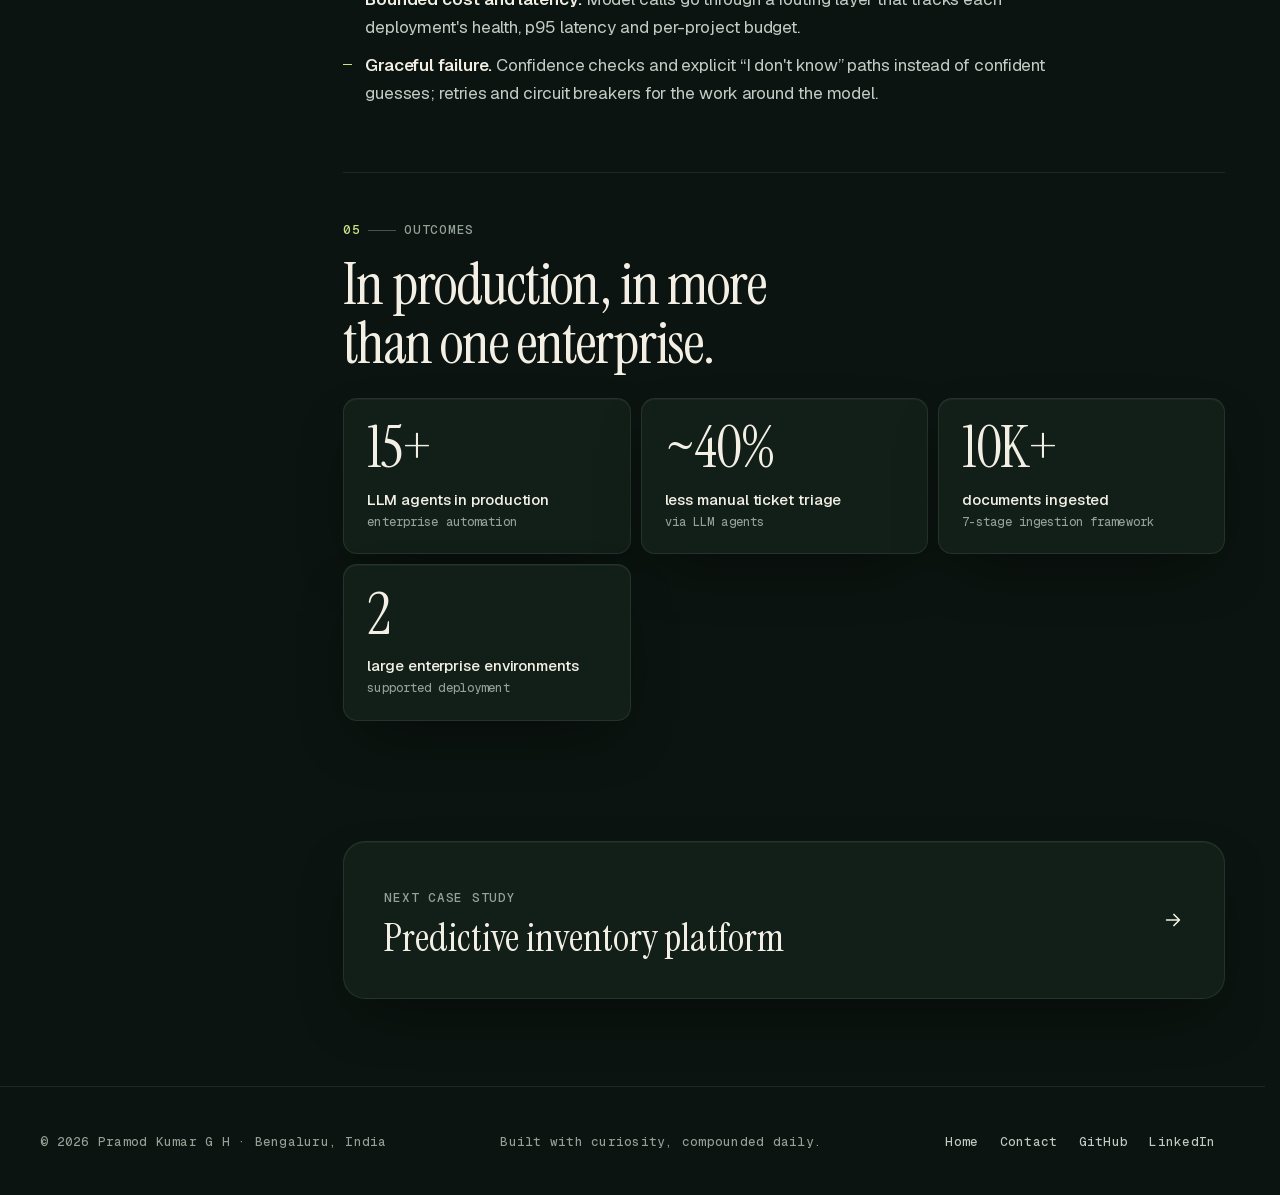
<file: work/enterprise-genai.html>
<!doctype html>
<html lang="en">
<head>
<meta charset="utf-8">
<meta name="viewport" content="width=device-width, initial-scale=1, viewport-fit=cover">
<title>Enterprise RAG &amp; agent platform — Pramod Kumar G H</title>
<meta name="description" content="Sanitized case study: backend, RAG pipelines, LLM agents and guardrails for an enterprise GenAI platform at ITC Infotech.">
<link rel="canonical" href="https://pramodkumargh777.github.io/work/enterprise-genai.html">
<meta name="theme-color" content="#0b1410">
<meta name="color-scheme" content="dark light">
<meta name="author" content="Pramod Kumar G H">
<meta property="og:type" content="article">
<meta property="og:site_name" content="Pramod Kumar G H">
<meta property="og:locale" content="en_IN">
<meta property="og:url" content="https://pramodkumargh777.github.io/work/enterprise-genai.html">
<meta property="og:title" content="Enterprise RAG &amp; agent platform — Pramod Kumar G H">
<meta property="og:description" content="Sanitized case study: backend, RAG pipelines, LLM agents and guardrails for an enterprise GenAI platform at ITC Infotech.">
<meta property="og:image" content="https://pramodkumargh777.github.io/og-image.png">
<meta property="og:image:width" content="1200">
<meta property="og:image:height" content="630">
<meta property="og:image:alt" content="Pramod Kumar G H — I build AI systems that hold up in production.">
<meta name="twitter:card" content="summary_large_image">
<meta name="twitter:title" content="Enterprise RAG &amp; agent platform — Pramod Kumar G H">
<meta name="twitter:description" content="Sanitized case study: backend, RAG pipelines, LLM agents and guardrails for an enterprise GenAI platform at ITC Infotech.">
<meta name="twitter:image" content="https://pramodkumargh777.github.io/og-image.png">
<link rel="icon" href="/favicon.svg" type="image/svg+xml">
<link rel="icon" href="/favicon.ico" sizes="32x32">
<link rel="apple-touch-icon" href="/apple-touch-icon.png">
<link rel="preload" href="/assets/fonts/instrument-serif-latin.woff2" as="font" type="font/woff2" crossorigin>
<link rel="preload" href="/assets/fonts/geist-latin-var.woff2" as="font" type="font/woff2" crossorigin>
<link rel="stylesheet" href="/assets/css/site.css">
<script>(function(){var d=document.documentElement;d.classList.add('js');try{var t=localStorage.getItem('theme');if(t==='light')d.setAttribute('data-theme','light');}catch(e){}})();</script>
<script type="application/ld+json">
{
  "@context": "https://schema.org",
  "@type": "Article",
  "headline": "Enterprise RAG and agent platform — ITC Infotech (sanitized)",
  "description": "Sanitized case study: backend, RAG pipelines, LLM agents and guardrails for an enterprise GenAI platform at ITC Infotech.",
  "url": "https://pramodkumargh777.github.io/work/enterprise-genai.html",
  "inLanguage": "en",
  "author": { "@type": "Person", "@id": "https://pramodkumargh777.github.io/#person", "name": "Pramod Kumar G H", "url": "https://pramodkumargh777.github.io/" }
}
</script>
<script src="/assets/js/site.js" defer></script>
</head>
<body>
<a class="skip-link" href="#main">Skip to content</a>

<svg width="0" height="0" style="position:absolute" aria-hidden="true" focusable="false">
  <symbol id="i-arrow-ur" viewBox="0 0 24 24" fill="none" stroke="currentColor" stroke-width="1.8" stroke-linecap="round" stroke-linejoin="round"><path d="M7 17 17 7M8 7h9v9"/></symbol>
  <symbol id="i-arrow-r" viewBox="0 0 24 24" fill="none" stroke="currentColor" stroke-width="1.8" stroke-linecap="round" stroke-linejoin="round"><path d="M5 12h14M13 6l6 6-6 6"/></symbol>
  <symbol id="i-arrow-d" viewBox="0 0 24 24" fill="none" stroke="currentColor" stroke-width="1.8" stroke-linecap="round" stroke-linejoin="round"><path d="M12 5v14M6 13l6 6 6-6"/></symbol>
  <symbol id="i-download" viewBox="0 0 24 24" fill="none" stroke="currentColor" stroke-width="1.8" stroke-linecap="round" stroke-linejoin="round"><path d="M12 4v11M7 10l5 5 5-5M5 20h14"/></symbol>
  <symbol id="i-mail" viewBox="0 0 24 24" fill="none" stroke="currentColor" stroke-width="1.8" stroke-linecap="round" stroke-linejoin="round"><rect x="3" y="5" width="18" height="14" rx="2"/><path d="m3 7 9 6 9-6"/></symbol>
  <symbol id="i-copy" viewBox="0 0 24 24" fill="none" stroke="currentColor" stroke-width="1.8" stroke-linecap="round" stroke-linejoin="round"><rect x="9" y="9" width="12" height="12" rx="2"/><path d="M5 15V5a2 2 0 0 1 2-2h10"/></symbol>
  <symbol id="i-search" viewBox="0 0 24 24" fill="none" stroke="currentColor" stroke-width="1.8" stroke-linecap="round" stroke-linejoin="round"><circle cx="11" cy="11" r="7"/><path d="m20 20-3.5-3.5"/></symbol>
  <symbol id="i-sun" viewBox="0 0 24 24" fill="none" stroke="currentColor" stroke-width="1.8" stroke-linecap="round" stroke-linejoin="round"><circle cx="12" cy="12" r="4"/><path d="M12 2v2M12 20v2M4.9 4.9l1.4 1.4M17.7 17.7l1.4 1.4M2 12h2M20 12h2M4.9 19.1l1.4-1.4M17.7 6.3l1.4-1.4"/></symbol>
  <symbol id="i-moon" viewBox="0 0 24 24" fill="none" stroke="currentColor" stroke-width="1.8" stroke-linecap="round" stroke-linejoin="round"><path d="M20.5 13.2A8.5 8.5 0 1 1 10.8 3.5a6.6 6.6 0 0 0 9.7 9.7z"/></symbol>
  <symbol id="i-menu" viewBox="0 0 24 24" fill="none" stroke="currentColor" stroke-width="1.8" stroke-linecap="round"><path d="M4 9h16M4 15h16"/></symbol>
  <symbol id="i-close" viewBox="0 0 24 24" fill="none" stroke="currentColor" stroke-width="1.8" stroke-linecap="round"><path d="M6 6l12 12M18 6 6 18"/></symbol>
  <symbol id="i-pause" viewBox="0 0 24 24" fill="none" stroke="currentColor" stroke-width="2" stroke-linecap="round"><path d="M9 6v12M15 6v12"/></symbol>
  <symbol id="i-play" viewBox="0 0 24 24" fill="currentColor"><path d="M8 5.5v13l10.5-6.5z"/></symbol>
  <symbol id="i-calendar" viewBox="0 0 24 24" fill="none" stroke="currentColor" stroke-width="1.8" stroke-linecap="round" stroke-linejoin="round"><rect x="3" y="5" width="18" height="16" rx="2"/><path d="M3 10h18M8 3v4M16 3v4"/></symbol>
  <symbol id="i-github" viewBox="0 0 24 24" fill="currentColor"><path d="M12 .3a12 12 0 0 0-3.8 23.4c.6.1.8-.3.8-.6v-2c-3.3.7-4-1.6-4-1.6-.6-1.4-1.4-1.8-1.4-1.8-1-.7.1-.7.1-.7 1.2.1 1.8 1.2 1.8 1.2 1.1 1.8 2.8 1.3 3.5 1 .1-.8.4-1.3.8-1.6-2.7-.3-5.5-1.3-5.5-5.9 0-1.3.5-2.4 1.2-3.2-.1-.3-.5-1.5.1-3.2 0 0 1-.3 3.3 1.2a11.5 11.5 0 0 1 6 0C17.3 4.6 18.3 5 18.3 5c.6 1.7.2 2.9.1 3.2.8.8 1.2 1.9 1.2 3.2 0 4.6-2.8 5.6-5.5 5.9.4.4.8 1.1.8 2.2v3.3c0 .3.2.7.8.6A12 12 0 0 0 12 .3"/></symbol>
  <symbol id="i-linkedin" viewBox="0 0 24 24" fill="currentColor"><path d="M20.45 20.45h-3.56v-5.57c0-1.33-.02-3.04-1.85-3.04-1.85 0-2.14 1.45-2.14 2.94v5.67H9.35V9h3.41v1.56h.05c.48-.9 1.64-1.85 3.37-1.85 3.6 0 4.27 2.37 4.27 5.46v6.28zM5.34 7.43a2.06 2.06 0 1 1 0-4.13 2.06 2.06 0 0 1 0 4.13zM7.12 20.45H3.56V9h3.56v11.45zM22.22 0H1.77C.79 0 0 .77 0 1.73v20.54C0 23.23.79 24 1.77 24h20.45c.98 0 1.78-.77 1.78-1.73V1.73C24 .77 23.2 0 22.22 0z"/></symbol>
</svg>

<header class="nav">
  <div class="container nav__inner">
    <a class="brand" href="/" aria-label="Pramod — home">Pramod<span>.</span></a>
    <nav aria-label="Primary">
      <ul class="nav__links">
        <li class="nav__indicator" aria-hidden="true"></li>
        <li><a href="/#work" aria-current="page">Work</a></li>
        <li><a href="/#experience">Career</a></li>
        <li><a href="/#stack">Stack</a></li>
        <li><a href="/#about">About</a></li>
        <li><a href="/#contact">Contact</a></li>
      </ul>
    </nav>
    <div class="nav__actions">
      <button class="cmdk-trigger" type="button" data-cmdk-open aria-haspopup="dialog"><svg aria-hidden="true"><use href="#i-search"/></svg>Jump to <kbd>⌘K</kbd></button>
      <button class="icon-btn theme-toggle" type="button" data-theme-toggle aria-label="Switch to light theme"><svg class="moon" aria-hidden="true"><use href="#i-moon"/></svg><svg class="sun" aria-hidden="true"><use href="#i-sun"/></svg></button>
      <button class="icon-btn menu-btn" type="button" aria-expanded="false" aria-controls="mobile-menu" aria-label="Open menu"><svg aria-hidden="true"><use href="#i-menu"/></svg></button>
    </div>
  </div>
</header>

<div class="sheet" id="mobile-menu" role="dialog" aria-modal="true" aria-label="Menu" hidden>
  <div class="sheet__top">
    <a class="brand" href="/">Pramod<span>.</span></a>
    <button class="icon-btn" type="button" data-close-sheet aria-label="Close menu"><svg aria-hidden="true"><use href="#i-close"/></svg></button>
  </div>
  <nav aria-label="Mobile">
    <ul class="sheet__links">
      <li><a href="/#work"><span class="eyebrow">01</span>Work</a></li>
      <li><a href="/#experience"><span class="eyebrow">02</span>Career</a></li>
      <li><a href="/#stack"><span class="eyebrow">03</span>Stack</a></li>
      <li><a href="/#about"><span class="eyebrow">04</span>About</a></li>
      <li><a href="/#contact"><span class="eyebrow">05</span>Contact</a></li>
    </ul>
  </nav>
  <div class="sheet__foot">
    <button class="btn" type="button" data-cmdk-open><svg aria-hidden="true"><use href="#i-search"/></svg>Quick jump</button>
    <button class="btn" type="button" data-copy-email><svg aria-hidden="true"><use href="#i-copy"/></svg>Copy email</button>
    <a class="btn" href="/resume.pdf" download="Pramod_Kumar_GH_Resume.pdf" type="application/pdf"><svg aria-hidden="true"><use href="#i-download"/></svg>Résumé</a>
  </div>
</div>

<main id="main">
  <article>
    <header class="case-hero">
      <div class="container">
        <nav aria-label="Breadcrumb">
          <ol class="crumbs">
            <li><a href="/#work">Work</a></li>
            <li aria-hidden="true">/</li>
            <li aria-current="page">Enterprise GenAI</li>
          </ol>
        </nav>
        <p class="eyebrow" style="margin-top:var(--space-6)"><span class="num">Case study</span>ITC Infotech · Sanitized</p>
        <h1>Enterprise RAG &amp; agent platform</h1>
        <p class="case-hero__lede">Backend, retrieval and agents for a ChatGPT-style enterprise platform — built to hold up across real enterprise environments.</p>
        <dl class="facts">
          <div><dt class="mono-label">Role</dt><dd>Senior Software Engineer, Generative AI</dd></div>
          <div><dt class="mono-label">Timeline</dt><dd>May 2025 — Present</dd></div>
          <div><dt class="mono-label">Stack</dt><dd>Python · FastAPI · PostgreSQL · LangChain · Azure OpenAI · Azure AI Search · Celery · Redis · MCP</dd></div>
          <div><dt class="mono-label">Deploy</dt><dd>Azure Container Apps · Azure DevOps CI/CD · Dev, Test, Production</dd></div>
        </dl>
        <div class="callout reveal" style="margin-top:var(--space-6)">
          <p><strong>Confidentiality.</strong> Client names, data, screenshots and internal agent names are intentionally left out. This page describes the architecture and the engineering approach, not the customer.</p>
        </div>
      </div>
    </header>

    <div class="container case-layout">
      <aside class="toc" aria-label="On this page">
        <p class="mono-label" style="margin-bottom:var(--space-4)">On this page</p>
        <ol>
          <li><a href="#context"><span>01</span>Context</a></li>
          <li><a href="#architecture"><span>02</span>Architecture</a></li>
          <li><a href="#rag"><span>03</span>RAG quality</a></li>
          <li><a href="#agents"><span>04</span>Agents &amp; guardrails</a></li>
          <li><a href="#outcomes"><span>05</span>Outcomes</a></li>
        </ol>
        <div class="toc__progress" aria-hidden="true"><i></i></div>
      </aside>

      <div class="case-content">
        <section class="chapter" id="context" aria-labelledby="context-title">
          <p class="eyebrow"><span class="num">01</span>Context</p>
          <h2 id="context-title">Answers and automation grounded in enterprise knowledge.</h2>
          <div class="prose">
            <p>The platform combines <strong>conversational assistance</strong>, <strong>knowledge retrieval</strong> over enterprise connectors such as SharePoint, and <strong>task-oriented agents</strong> for ITSM, knowledge and productivity workflows.</p>
            <p>My focus is the backend: the services, data model and pipelines that make retrieval accurate and agents dependable — and the delivery work to run them in more than one enterprise environment.</p>
          </div>
        </section>

        <section class="chapter" id="architecture" aria-labelledby="architecture-title">
          <p class="eyebrow"><span class="num">02</span>Architecture</p>
          <h2 id="architecture-title">Ingest carefully, retrieve precisely, route deliberately.</h2>
          <figure class="figure reveal">
            <div class="diagram">
              <svg viewBox="0 0 1000 400" role="img" aria-labelledby="itc-t itc-d">
                <title id="itc-t">Enterprise GenAI platform architecture (sanitized)</title>
                <desc id="itc-d">Enterprise connectors such as SharePoint feed a configurable seven-stage ingestion framework with layout-aware document extraction, which indexes content in Azure AI Search. A FastAPI backend with PostgreSQL performs hybrid search and reranking, runs agents that call tools through MCP, sends long-running work to Celery workers on Redis, and calls Azure OpenAI deployments through an LLM routing layer with health probing, latency-based routing and per-project budgets.</desc>
                <defs>
                  <marker id="ah2" viewBox="0 0 10 10" refX="9" refY="5" markerWidth="7" markerHeight="7" orient="auto-start-reverse"><path class="arrowhead" d="M0 0 10 5 0 10z"/></marker>
                  <marker id="aha2" viewBox="0 0 10 10" refX="9" refY="5" markerWidth="7" markerHeight="7" orient="auto-start-reverse"><path class="arrowhead--accent" d="M0 0 10 5 0 10z"/></marker>
                </defs>
                <rect class="n-group" x="16" y="40" width="300" height="330" rx="16"/>
                <text class="n-glabel" x="34" y="66">Ingestion</text>
                <rect class="n-box" x="34" y="84" width="264" height="64" rx="10"/>
                <text class="n-title" x="50" y="111">Enterprise connectors</text><text class="n-sub" x="50" y="131">SharePoint · documents</text>
                <rect class="n-box" x="34" y="182" width="264" height="74" rx="10"/>
                <text class="n-title" x="50" y="209">Ingestion framework</text><text class="n-sub" x="50" y="229">7 configurable stages</text><text class="n-sub" x="50" y="245">layout-aware extraction</text>
                <rect class="n-box" x="34" y="290" width="264" height="64" rx="10"/>
                <text class="n-title" x="50" y="317">Azure AI Search</text><text class="n-sub" x="50" y="337">vector + keyword index</text>
                <path class="edge" d="M166 148V178" marker-end="url(#ah2)"/>
                <path class="edge" d="M166 256V286" marker-end="url(#ah2)"/>

                <rect class="n-box n-box--accent" x="370" y="166" width="250" height="88" rx="10"/>
                <text class="n-title" x="386" y="194">FastAPI backend</text><text class="n-sub" x="386" y="214">PostgreSQL · Pydantic</text><text class="n-sub" x="386" y="232">hybrid search + rerank</text>
                <path class="edge edge--accent" d="M298 322H340V230H366" marker-end="url(#aha2)" marker-start="url(#aha2)"/>
                <text class="edge-label" x="346" y="292">retrieve</text>

                <rect class="n-box" x="370" y="40" width="250" height="68" rx="10"/>
                <text class="n-title" x="386" y="68">Agents · MCP tools</text><text class="n-sub" x="386" y="88">tool-calling workflows</text>
                <path class="edge" d="M495 166V112" marker-end="url(#ah2)" marker-start="url(#ah2)"/>
                <rect class="n-box" x="370" y="300" width="250" height="68" rx="10"/>
                <text class="n-title" x="386" y="328">Celery workers · Redis</text><text class="n-sub" x="386" y="348">retries · circuit breakers</text>
                <path class="edge" d="M495 254V296" marker-end="url(#ah2)"/>

                <rect class="n-box" x="676" y="166" width="140" height="88" rx="10"/>
                <text class="n-title" x="692" y="194">LLM routing</text><text class="n-sub" x="692" y="214">health probes</text><text class="n-sub" x="692" y="232">p95 · budgets</text>
                <path class="edge" d="M620 210H672" marker-end="url(#ah2)"/>
                <rect class="n-box" x="852" y="166" width="132" height="88" rx="10"/>
                <text class="n-title" x="868" y="194">Azure OpenAI</text><text class="n-sub" x="868" y="214">multiple</text><text class="n-sub" x="868" y="232">deployments</text>
                <path class="edge" d="M816 210H848" marker-end="url(#ah2)"/>
                <text class="edge-label" x="676" y="290">Azure Container Apps</text>
                <text class="edge-label" x="676" y="308">Azure DevOps · Dev/Test/Prod</text>
              </svg>
            </div>
            <figcaption>Sanitized architecture — components and patterns only; no client systems shown.</figcaption>
          </figure>
          <div class="prose">
            <ul>
              <li><strong>Backend:</strong> Python, FastAPI and PostgreSQL, with typed boundaries everywhere.</li>
              <li><strong>LLM routing layer</strong> with health probing, p95-latency-based routing and per-project budgets across Azure OpenAI deployments.</li>
              <li><strong>MCP server integration</strong> for agent tool-calling.</li>
              <li><strong>Async processing</strong> on Celery and Redis, with retries, circuit breakers and task claiming.</li>
              <li><strong>Delivery</strong> on Azure Container Apps with Docker and Azure DevOps CI/CD across Dev, Test and Production — including troubleshooting, tuning and observability.</li>
            </ul>
          </div>
        </section>

        <section class="chapter" id="rag" aria-labelledby="rag-title">
          <p class="eyebrow"><span class="num">03</span>RAG quality</p>
          <h2 id="rag-title">Retrieval quality is decided before the prompt.</h2>
          <div class="prose">
            <ul>
              <li><strong>Ingestion first.</strong> A configurable 7-stage framework with layout-aware extraction from PDFs and scans, so clean text reaches the index — across 10,000+ documents.</li>
              <li><strong>Hybrid retrieval.</strong> Vector and keyword search with reranking, tuned against real user queries rather than benchmarks.</li>
              <li><strong>Context order matters.</strong> Models use the start and end of a long context better than the middle, so retrieved chunks are ordered deliberately.</li>
              <li><strong>Evaluate like tests.</strong> Golden datasets and judge models are the unit tests of GenAI — changes to chunking, prompts or models should move a measured number.</li>
            </ul>
          </div>
        </section>

        <section class="chapter" id="agents" aria-labelledby="agents-title">
          <p class="eyebrow"><span class="num">04</span>Agents &amp; guardrails</p>
          <h2 id="agents-title">Agents that are allowed to say “I don't know”.</h2>
          <div class="prose">
            <ul>
              <li><strong>15+ LLM agents</strong> shipped for enterprise automation across ITSM, knowledge and productivity workflows.</li>
              <li><strong>Typed outputs.</strong> Structured prompts with outputs validated by Pydantic before anything downstream trusts them.</li>
              <li><strong>Bounded cost and latency.</strong> Model calls go through a routing layer that tracks each deployment's health, p95 latency and per-project budget.</li>
              <li><strong>Graceful failure.</strong> Confidence checks and explicit “I don't know” paths instead of confident guesses; retries and circuit breakers for the work around the model.</li>
            </ul>
          </div>
        </section>

        <section class="chapter" id="outcomes" aria-labelledby="outcomes-title">
          <p class="eyebrow"><span class="num">05</span>Outcomes</p>
          <h2 id="outcomes-title">In production, in more than one enterprise.</h2>
          <ul class="results">
            <li class="tile"><span class="tile__value">15+</span><span><span class="tile__label">LLM agents in production</span><span class="tile__ctx">enterprise automation</span></span></li>
            <li class="tile"><span class="tile__value">~40%</span><span><span class="tile__label">less manual ticket triage</span><span class="tile__ctx">via LLM agents</span></span></li>
            <li class="tile"><span class="tile__value">10K+</span><span><span class="tile__label">documents ingested</span><span class="tile__ctx">7-stage ingestion framework</span></span></li>
            <li class="tile"><span class="tile__value">2</span><span><span class="tile__label">large enterprise environments</span><span class="tile__ctx">supported deployment</span></span></li>
          </ul>
        </section>

        <a class="card next-case" href="/work/predictive-inventory.html">
          <span>
            <span class="mono-label">Next case study</span>
            <span class="serif" style="display:block;font-size:var(--step-3);line-height:1.05;margin-top:.4rem">Predictive inventory platform</span>
          </span>
          <svg aria-hidden="true" style="width:22px;height:22px;flex:none"><use href="#i-arrow-r"/></svg>
        </a>
      </div>
    </div>
  </article>
</main>

<footer class="footer">
  <div class="container footer__inner">
    <p>© 2026 Pramod Kumar G H <span aria-hidden="true">·</span> Bengaluru, India</p>
    <p>Built with curiosity, compounded daily.</p>
    <ul class="footer__links">
      <li><a href="/">Home</a></li>
      <li><a href="/#contact">Contact</a></li>
      <li><a href="https://github.com/pramodkumargh777" target="_blank" rel="noopener">GitHub</a></li>
      <li><a href="https://www.linkedin.com/in/pramod-kumar-g-h/" target="_blank" rel="noopener">LinkedIn</a></li>
    </ul>
  </div>
</footer>

<div class="toast-region" role="status" aria-live="polite"></div>

<dialog class="cmdk" id="cmdk" aria-label="Quick navigation">
  <div class="cmdk__search">
    <svg aria-hidden="true"><use href="#i-search"/></svg>
    <input class="cmdk__input" type="text" role="combobox" aria-expanded="false" aria-controls="cmdk-list" aria-autocomplete="list" aria-label="Search sections, case studies and actions" placeholder="Jump to a section, case study or action…" autocomplete="off" spellcheck="false">
    <kbd>esc</kbd>
  </div>
  <ul class="cmdk__list" id="cmdk-list" role="listbox" aria-label="Results"></ul>
  <div class="cmdk__foot" aria-hidden="true"><span><kbd>↑</kbd> <kbd>↓</kbd> navigate</span><span><kbd>↵</kbd> open</span><span><kbd>esc</kbd> close</span></div>
</dialog>
</body>
</html>
</file>
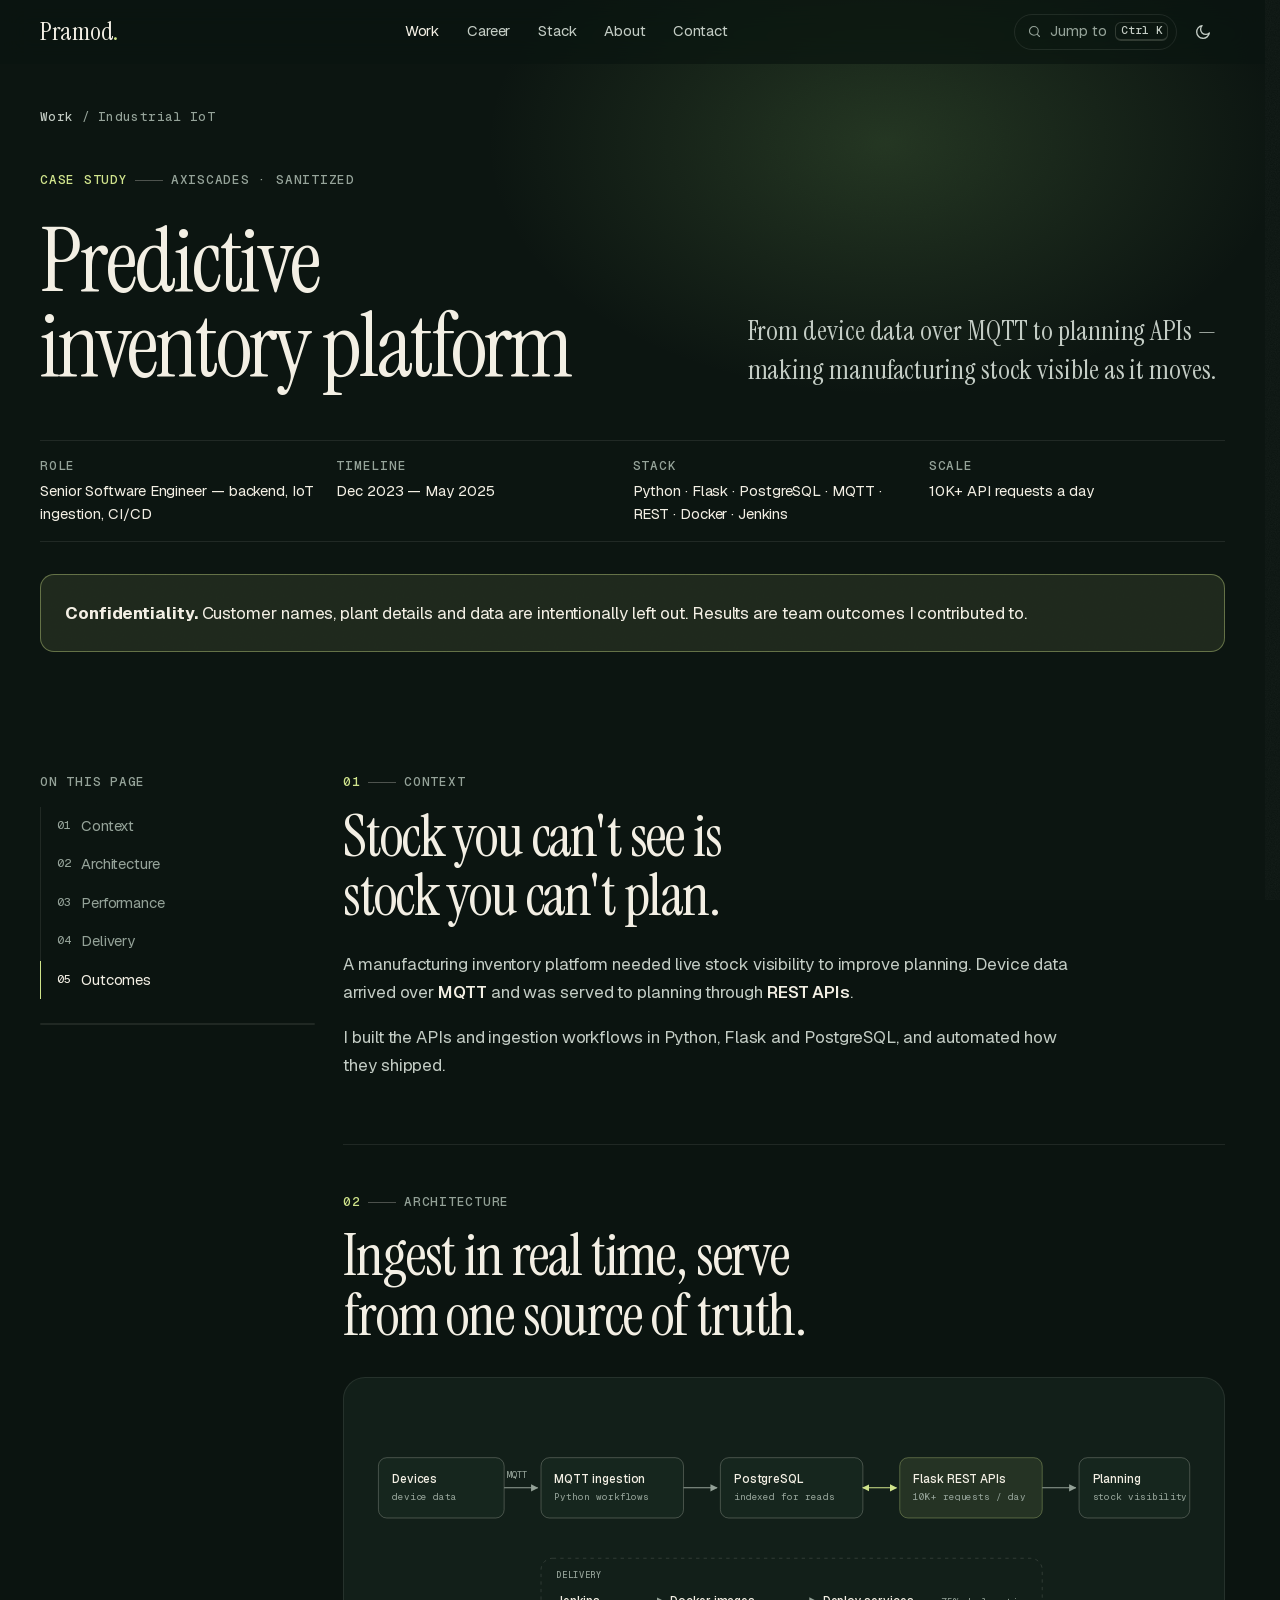
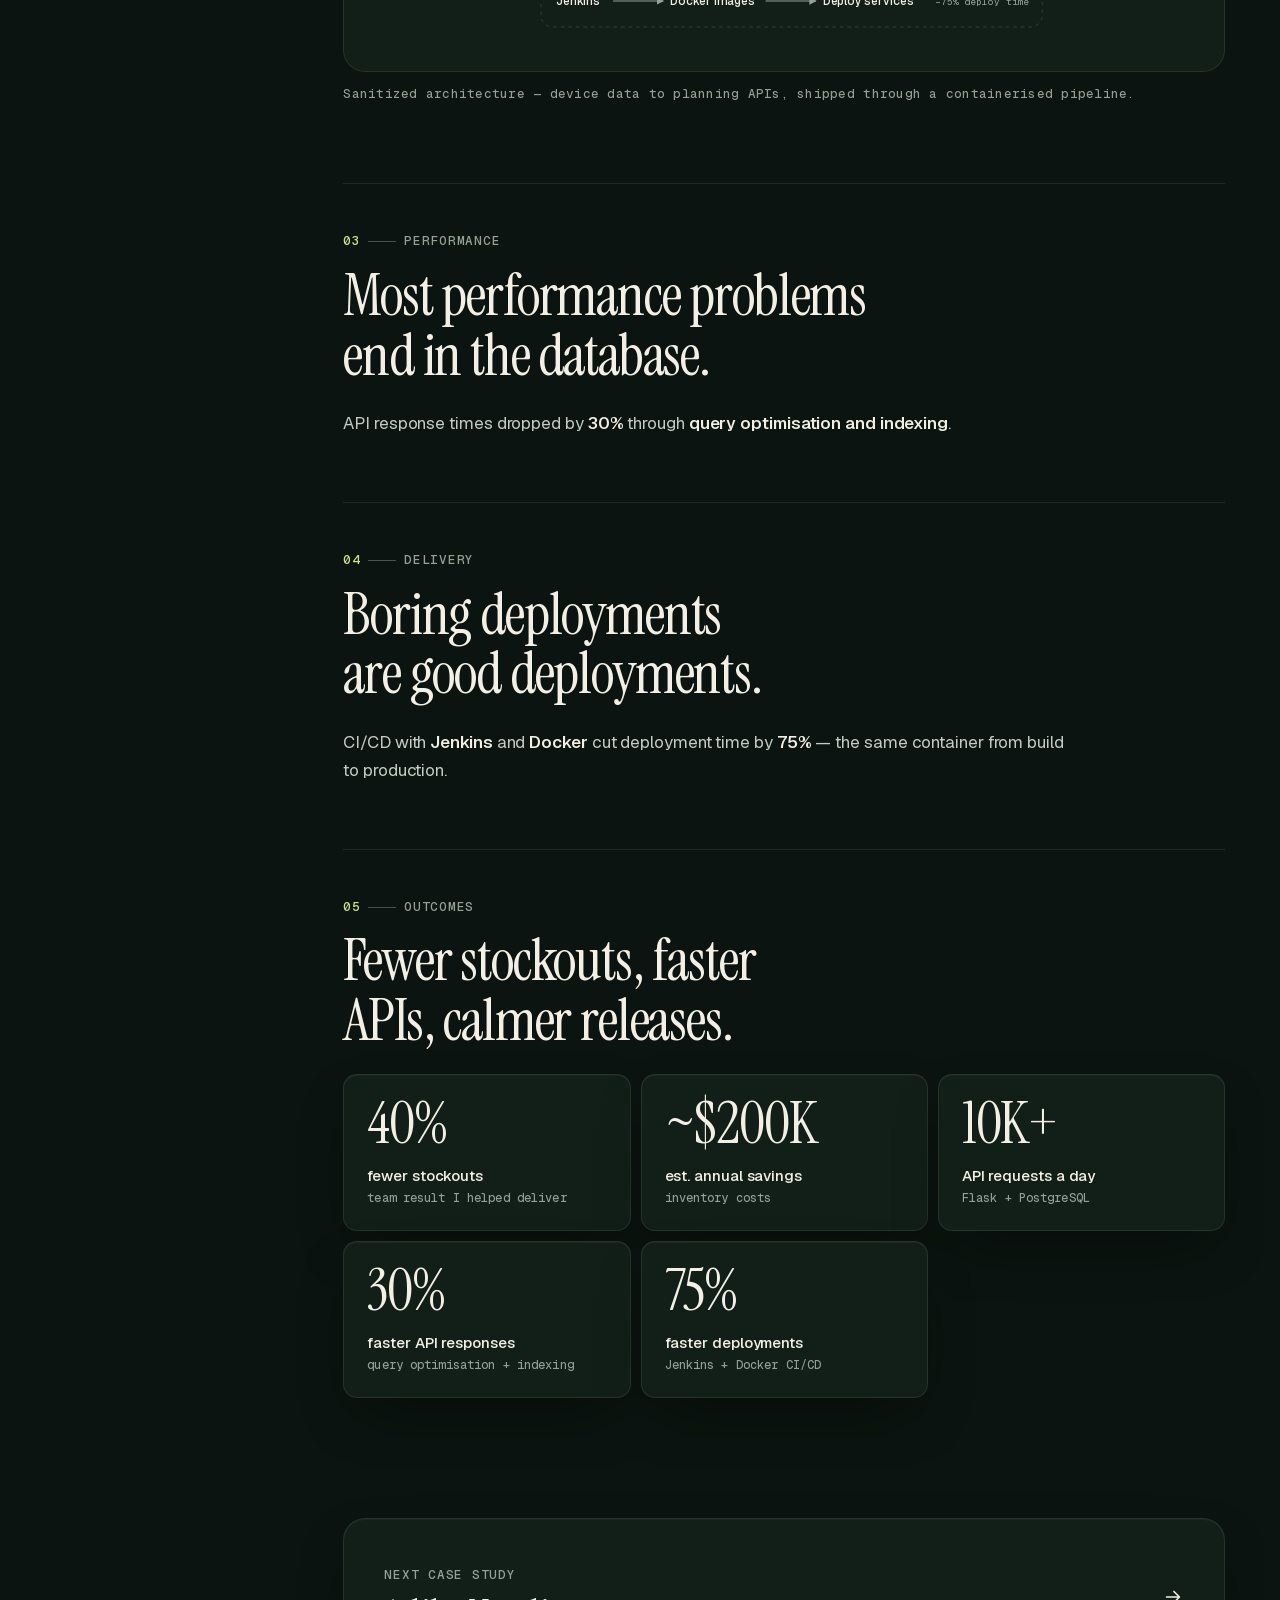
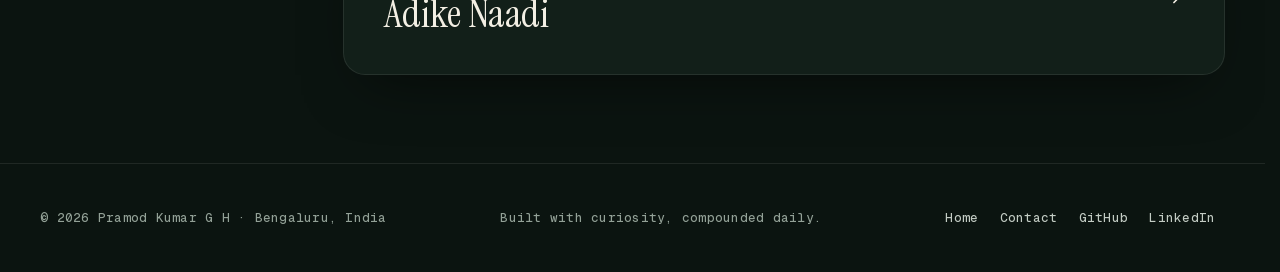
<file: work/industrial-iot.html>
<!doctype html>
<html lang="en">
<head>
<meta charset="utf-8">
<meta name="viewport" content="width=device-width, initial-scale=1, viewport-fit=cover">
<title>Predictive inventory platform — Pramod Kumar G H</title>
<meta name="description" content="Sanitized case study: MQTT ingestion into Flask and PostgreSQL APIs handling 10K+ requests a day for a manufacturing inventory platform at AXISCADES.">
<link rel="canonical" href="https://pramodkumargh777.github.io/work/industrial-iot.html">
<meta name="theme-color" content="#0b1410">
<meta name="color-scheme" content="dark light">
<meta name="author" content="Pramod Kumar G H">
<meta property="og:type" content="article">
<meta property="og:site_name" content="Pramod Kumar G H">
<meta property="og:locale" content="en_IN">
<meta property="og:url" content="https://pramodkumargh777.github.io/work/industrial-iot.html">
<meta property="og:title" content="Predictive inventory platform — Pramod Kumar G H">
<meta property="og:description" content="Sanitized case study: MQTT ingestion into Flask and PostgreSQL APIs handling 10K+ requests a day for a manufacturing inventory platform at AXISCADES.">
<meta property="og:image" content="https://pramodkumargh777.github.io/og-image.png">
<meta property="og:image:width" content="1200">
<meta property="og:image:height" content="630">
<meta property="og:image:alt" content="Pramod Kumar G H — I build AI systems that hold up in production.">
<meta name="twitter:card" content="summary_large_image">
<meta name="twitter:title" content="Predictive inventory platform — Pramod Kumar G H">
<meta name="twitter:description" content="Sanitized case study: MQTT ingestion into Flask and PostgreSQL APIs handling 10K+ requests a day for a manufacturing inventory platform at AXISCADES.">
<meta name="twitter:image" content="https://pramodkumargh777.github.io/og-image.png">
<link rel="icon" href="/favicon.svg" type="image/svg+xml">
<link rel="icon" href="/favicon.ico" sizes="32x32">
<link rel="apple-touch-icon" href="/apple-touch-icon.png">
<link rel="preload" href="/assets/fonts/instrument-serif-latin.woff2" as="font" type="font/woff2" crossorigin>
<link rel="preload" href="/assets/fonts/geist-latin-var.woff2" as="font" type="font/woff2" crossorigin>
<link rel="stylesheet" href="/assets/css/site.css">
<script>(function(){var d=document.documentElement;d.classList.add('js');try{var t=localStorage.getItem('theme');if(t==='light')d.setAttribute('data-theme','light');}catch(e){}})();</script>
<script type="application/ld+json">
{
  "@context": "https://schema.org",
  "@type": "Article",
  "headline": "Predictive inventory platform — AXISCADES (sanitized)",
  "description": "Sanitized case study: MQTT ingestion into Flask and PostgreSQL APIs handling 10K+ requests a day for a manufacturing inventory platform at AXISCADES.",
  "url": "https://pramodkumargh777.github.io/work/industrial-iot.html",
  "inLanguage": "en",
  "author": { "@type": "Person", "@id": "https://pramodkumargh777.github.io/#person", "name": "Pramod Kumar G H", "url": "https://pramodkumargh777.github.io/" }
}
</script>
<script src="/assets/js/site.js" defer></script>
</head>
<body>
<a class="skip-link" href="#main">Skip to content</a>

<svg width="0" height="0" style="position:absolute" aria-hidden="true" focusable="false">
  <symbol id="i-arrow-ur" viewBox="0 0 24 24" fill="none" stroke="currentColor" stroke-width="1.8" stroke-linecap="round" stroke-linejoin="round"><path d="M7 17 17 7M8 7h9v9"/></symbol>
  <symbol id="i-arrow-r" viewBox="0 0 24 24" fill="none" stroke="currentColor" stroke-width="1.8" stroke-linecap="round" stroke-linejoin="round"><path d="M5 12h14M13 6l6 6-6 6"/></symbol>
  <symbol id="i-arrow-d" viewBox="0 0 24 24" fill="none" stroke="currentColor" stroke-width="1.8" stroke-linecap="round" stroke-linejoin="round"><path d="M12 5v14M6 13l6 6 6-6"/></symbol>
  <symbol id="i-download" viewBox="0 0 24 24" fill="none" stroke="currentColor" stroke-width="1.8" stroke-linecap="round" stroke-linejoin="round"><path d="M12 4v11M7 10l5 5 5-5M5 20h14"/></symbol>
  <symbol id="i-mail" viewBox="0 0 24 24" fill="none" stroke="currentColor" stroke-width="1.8" stroke-linecap="round" stroke-linejoin="round"><rect x="3" y="5" width="18" height="14" rx="2"/><path d="m3 7 9 6 9-6"/></symbol>
  <symbol id="i-copy" viewBox="0 0 24 24" fill="none" stroke="currentColor" stroke-width="1.8" stroke-linecap="round" stroke-linejoin="round"><rect x="9" y="9" width="12" height="12" rx="2"/><path d="M5 15V5a2 2 0 0 1 2-2h10"/></symbol>
  <symbol id="i-search" viewBox="0 0 24 24" fill="none" stroke="currentColor" stroke-width="1.8" stroke-linecap="round" stroke-linejoin="round"><circle cx="11" cy="11" r="7"/><path d="m20 20-3.5-3.5"/></symbol>
  <symbol id="i-sun" viewBox="0 0 24 24" fill="none" stroke="currentColor" stroke-width="1.8" stroke-linecap="round" stroke-linejoin="round"><circle cx="12" cy="12" r="4"/><path d="M12 2v2M12 20v2M4.9 4.9l1.4 1.4M17.7 17.7l1.4 1.4M2 12h2M20 12h2M4.9 19.1l1.4-1.4M17.7 6.3l1.4-1.4"/></symbol>
  <symbol id="i-moon" viewBox="0 0 24 24" fill="none" stroke="currentColor" stroke-width="1.8" stroke-linecap="round" stroke-linejoin="round"><path d="M20.5 13.2A8.5 8.5 0 1 1 10.8 3.5a6.6 6.6 0 0 0 9.7 9.7z"/></symbol>
  <symbol id="i-menu" viewBox="0 0 24 24" fill="none" stroke="currentColor" stroke-width="1.8" stroke-linecap="round"><path d="M4 9h16M4 15h16"/></symbol>
  <symbol id="i-close" viewBox="0 0 24 24" fill="none" stroke="currentColor" stroke-width="1.8" stroke-linecap="round"><path d="M6 6l12 12M18 6 6 18"/></symbol>
  <symbol id="i-pause" viewBox="0 0 24 24" fill="none" stroke="currentColor" stroke-width="2" stroke-linecap="round"><path d="M9 6v12M15 6v12"/></symbol>
  <symbol id="i-play" viewBox="0 0 24 24" fill="currentColor"><path d="M8 5.5v13l10.5-6.5z"/></symbol>
  <symbol id="i-calendar" viewBox="0 0 24 24" fill="none" stroke="currentColor" stroke-width="1.8" stroke-linecap="round" stroke-linejoin="round"><rect x="3" y="5" width="18" height="16" rx="2"/><path d="M3 10h18M8 3v4M16 3v4"/></symbol>
  <symbol id="i-github" viewBox="0 0 24 24" fill="currentColor"><path d="M12 .3a12 12 0 0 0-3.8 23.4c.6.1.8-.3.8-.6v-2c-3.3.7-4-1.6-4-1.6-.6-1.4-1.4-1.8-1.4-1.8-1-.7.1-.7.1-.7 1.2.1 1.8 1.2 1.8 1.2 1.1 1.8 2.8 1.3 3.5 1 .1-.8.4-1.3.8-1.6-2.7-.3-5.5-1.3-5.5-5.9 0-1.3.5-2.4 1.2-3.2-.1-.3-.5-1.5.1-3.2 0 0 1-.3 3.3 1.2a11.5 11.5 0 0 1 6 0C17.3 4.6 18.3 5 18.3 5c.6 1.7.2 2.9.1 3.2.8.8 1.2 1.9 1.2 3.2 0 4.6-2.8 5.6-5.5 5.9.4.4.8 1.1.8 2.2v3.3c0 .3.2.7.8.6A12 12 0 0 0 12 .3"/></symbol>
  <symbol id="i-linkedin" viewBox="0 0 24 24" fill="currentColor"><path d="M20.45 20.45h-3.56v-5.57c0-1.33-.02-3.04-1.85-3.04-1.85 0-2.14 1.45-2.14 2.94v5.67H9.35V9h3.41v1.56h.05c.48-.9 1.64-1.85 3.37-1.85 3.6 0 4.27 2.37 4.27 5.46v6.28zM5.34 7.43a2.06 2.06 0 1 1 0-4.13 2.06 2.06 0 0 1 0 4.13zM7.12 20.45H3.56V9h3.56v11.45zM22.22 0H1.77C.79 0 0 .77 0 1.73v20.54C0 23.23.79 24 1.77 24h20.45c.98 0 1.78-.77 1.78-1.73V1.73C24 .77 23.2 0 22.22 0z"/></symbol>
</svg>

<header class="nav">
  <div class="container nav__inner">
    <a class="brand" href="/" aria-label="Pramod — home">Pramod<span>.</span></a>
    <nav aria-label="Primary">
      <ul class="nav__links">
        <li class="nav__indicator" aria-hidden="true"></li>
        <li><a href="/#work" aria-current="page">Work</a></li>
        <li><a href="/#experience">Career</a></li>
        <li><a href="/#stack">Stack</a></li>
        <li><a href="/#about">About</a></li>
        <li><a href="/#contact">Contact</a></li>
      </ul>
    </nav>
    <div class="nav__actions">
      <button class="cmdk-trigger" type="button" data-cmdk-open aria-haspopup="dialog"><svg aria-hidden="true"><use href="#i-search"/></svg>Jump to <kbd>⌘K</kbd></button>
      <button class="icon-btn theme-toggle" type="button" data-theme-toggle aria-label="Switch to light theme"><svg class="moon" aria-hidden="true"><use href="#i-moon"/></svg><svg class="sun" aria-hidden="true"><use href="#i-sun"/></svg></button>
      <button class="icon-btn menu-btn" type="button" aria-expanded="false" aria-controls="mobile-menu" aria-label="Open menu"><svg aria-hidden="true"><use href="#i-menu"/></svg></button>
    </div>
  </div>
</header>

<div class="sheet" id="mobile-menu" role="dialog" aria-modal="true" aria-label="Menu" hidden>
  <div class="sheet__top">
    <a class="brand" href="/">Pramod<span>.</span></a>
    <button class="icon-btn" type="button" data-close-sheet aria-label="Close menu"><svg aria-hidden="true"><use href="#i-close"/></svg></button>
  </div>
  <nav aria-label="Mobile">
    <ul class="sheet__links">
      <li><a href="/#work"><span class="eyebrow">01</span>Work</a></li>
      <li><a href="/#experience"><span class="eyebrow">02</span>Career</a></li>
      <li><a href="/#stack"><span class="eyebrow">03</span>Stack</a></li>
      <li><a href="/#about"><span class="eyebrow">04</span>About</a></li>
      <li><a href="/#contact"><span class="eyebrow">05</span>Contact</a></li>
    </ul>
  </nav>
  <div class="sheet__foot">
    <button class="btn" type="button" data-cmdk-open><svg aria-hidden="true"><use href="#i-search"/></svg>Quick jump</button>
    <button class="btn" type="button" data-copy-email><svg aria-hidden="true"><use href="#i-copy"/></svg>Copy email</button>
    <a class="btn" href="/resume.pdf"><svg aria-hidden="true"><use href="#i-download"/></svg>Résumé</a>
  </div>
</div>

<main id="main">
  <article>
    <header class="case-hero">
      <div class="container">
        <nav aria-label="Breadcrumb">
          <ol class="crumbs">
            <li><a href="/#work">Work</a></li>
            <li aria-hidden="true">/</li>
            <li aria-current="page">Industrial IoT</li>
          </ol>
        </nav>
        <p class="eyebrow" style="margin-top:var(--space-6)"><span class="num">Case study</span>AXISCADES · Sanitized</p>
        <h1>Predictive inventory platform</h1>
        <p class="case-hero__lede">From device data over MQTT to planning APIs — making manufacturing stock visible as it moves.</p>
        <dl class="facts">
          <div><dt class="mono-label">Role</dt><dd>Senior Software Engineer — backend, IoT ingestion, CI/CD</dd></div>
          <div><dt class="mono-label">Timeline</dt><dd>Dec 2023 — May 2025</dd></div>
          <div><dt class="mono-label">Stack</dt><dd>Python · Flask · PostgreSQL · MQTT · REST · Docker · Jenkins</dd></div>
          <div><dt class="mono-label">Scale</dt><dd>10K+ API requests a day</dd></div>
        </dl>
        <div class="callout reveal" style="margin-top:var(--space-6)">
          <p><strong>Confidentiality.</strong> Customer names, plant details and data are intentionally left out. Results are team outcomes I contributed to.</p>
        </div>
      </div>
    </header>

    <div class="container case-layout">
      <aside class="toc" aria-label="On this page">
        <p class="mono-label" style="margin-bottom:var(--space-4)">On this page</p>
        <ol>
          <li><a href="#context"><span>01</span>Context</a></li>
          <li><a href="#architecture"><span>02</span>Architecture</a></li>
          <li><a href="#performance"><span>03</span>Performance</a></li>
          <li><a href="#delivery"><span>04</span>Delivery</a></li>
          <li><a href="#outcomes"><span>05</span>Outcomes</a></li>
        </ol>
        <div class="toc__progress" aria-hidden="true"><i></i></div>
      </aside>

      <div class="case-content">
        <section class="chapter" id="context" aria-labelledby="context-title">
          <p class="eyebrow"><span class="num">01</span>Context</p>
          <h2 id="context-title">Stock you can't see is stock you can't plan.</h2>
          <div class="prose">
            <p>A manufacturing inventory platform needed live stock visibility to improve planning. Device data arrived over <strong>MQTT</strong> and was served to planning through <strong>REST APIs</strong>.</p>
            <p>I built the APIs and ingestion workflows in Python, Flask and PostgreSQL, and automated how they shipped.</p>
          </div>
        </section>

        <section class="chapter" id="architecture" aria-labelledby="architecture-title">
          <p class="eyebrow"><span class="num">02</span>Architecture</p>
          <h2 id="architecture-title">Ingest in real time, serve from one source of truth.</h2>
          <figure class="figure reveal">
            <div class="diagram">
              <svg viewBox="0 0 1000 300" role="img" aria-labelledby="iot-t iot-d">
                <title id="iot-t">Predictive inventory platform architecture (sanitized)</title>
                <desc id="iot-d">Devices publish readings over MQTT. Python ingestion workflows write them to PostgreSQL. Flask REST APIs serve more than ten thousand requests a day to planning and stock-visibility clients. Jenkins builds Docker images and deploys the services.</desc>
                <defs>
                  <marker id="ah3" viewBox="0 0 10 10" refX="9" refY="5" markerWidth="7" markerHeight="7" orient="auto-start-reverse"><path class="arrowhead" d="M0 0 10 5 0 10z"/></marker>
                  <marker id="aha3" viewBox="0 0 10 10" refX="9" refY="5" markerWidth="7" markerHeight="7" orient="auto-start-reverse"><path class="arrowhead--accent" d="M0 0 10 5 0 10z"/></marker>
                </defs>
                <rect class="n-box" x="16" y="70" width="150" height="72" rx="10"/>
                <text class="n-title" x="32" y="100">Devices</text><text class="n-sub" x="32" y="120">device data</text>
                <path class="edge" d="M166 106H206" marker-end="url(#ah3)"/>
                <text class="edge-label" x="170" y="94">MQTT</text>
                <rect class="n-box" x="210" y="70" width="170" height="72" rx="10"/>
                <text class="n-title" x="226" y="100">MQTT ingestion</text><text class="n-sub" x="226" y="120">Python workflows</text>
                <path class="edge" d="M380 106H420" marker-end="url(#ah3)"/>
                <rect class="n-box" x="424" y="70" width="170" height="72" rx="10"/>
                <text class="n-title" x="440" y="100">PostgreSQL</text><text class="n-sub" x="440" y="120">indexed for reads</text>
                <path class="edge edge--accent" d="M594 106H634" marker-end="url(#aha3)" marker-start="url(#aha3)"/>
                <rect class="n-box n-box--accent" x="638" y="70" width="170" height="72" rx="10"/>
                <text class="n-title" x="654" y="100">Flask REST APIs</text><text class="n-sub" x="654" y="120">10K+ requests / day</text>
                <path class="edge" d="M808 106H848" marker-end="url(#ah3)"/>
                <rect class="n-box" x="852" y="70" width="132" height="72" rx="10"/>
                <text class="n-title" x="868" y="100">Planning</text><text class="n-sub" x="868" y="120">stock visibility</text>

                <rect class="n-group" x="210" y="190" width="598" height="82" rx="14"/>
                <text class="n-glabel" x="228" y="214">Delivery</text>
                <text class="n-title" x="228" y="246">Jenkins</text>
                <path class="edge" d="M296 241H356" marker-end="url(#ah3)"/>
                <text class="n-title" x="364" y="246">Docker images</text>
                <path class="edge" d="M478 241H538" marker-end="url(#ah3)"/>
                <text class="n-title" x="546" y="246">Deploy services</text>
                <text class="n-sub" x="680" y="246">−75% deploy time</text>
              </svg>
            </div>
            <figcaption>Sanitized architecture — device data to planning APIs, shipped through a containerised pipeline.</figcaption>
          </figure>
        </section>

        <section class="chapter" id="performance" aria-labelledby="performance-title">
          <p class="eyebrow"><span class="num">03</span>Performance</p>
          <h2 id="performance-title">Most performance problems end in the database.</h2>
          <div class="prose">
            <p>API response times dropped by <strong>30%</strong> through <strong>query optimisation and indexing</strong>.</p>
          </div>
        </section>

        <section class="chapter" id="delivery" aria-labelledby="delivery-title">
          <p class="eyebrow"><span class="num">04</span>Delivery</p>
          <h2 id="delivery-title">Boring deployments are good deployments.</h2>
          <div class="prose">
            <p>CI/CD with <strong>Jenkins</strong> and <strong>Docker</strong> cut deployment time by <strong>75%</strong> — the same container from build to production.</p>
          </div>
        </section>

        <section class="chapter" id="outcomes" aria-labelledby="outcomes-title">
          <p class="eyebrow"><span class="num">05</span>Outcomes</p>
          <h2 id="outcomes-title">Fewer stockouts, faster APIs, calmer releases.</h2>
          <ul class="results">
            <li class="tile"><span class="tile__value">40%</span><span><span class="tile__label">fewer stockouts</span><span class="tile__ctx">team result I helped deliver</span></span></li>
            <li class="tile"><span class="tile__value">~$200K</span><span><span class="tile__label">est. annual savings</span><span class="tile__ctx">inventory costs</span></span></li>
            <li class="tile"><span class="tile__value">10K+</span><span><span class="tile__label">API requests a day</span><span class="tile__ctx">Flask + PostgreSQL</span></span></li>
            <li class="tile"><span class="tile__value">30%</span><span><span class="tile__label">faster API responses</span><span class="tile__ctx">query optimisation + indexing</span></span></li>
            <li class="tile"><span class="tile__value">75%</span><span><span class="tile__label">faster deployments</span><span class="tile__ctx">Jenkins + Docker CI/CD</span></span></li>
          </ul>
        </section>

        <a class="card next-case" href="/work/adike-naadi.html">
          <span>
            <span class="mono-label">Next case study</span>
            <span class="serif" style="display:block;font-size:var(--step-3);line-height:1.05;margin-top:.4rem">Adike Naadi</span>
          </span>
          <svg aria-hidden="true" style="width:22px;height:22px;flex:none"><use href="#i-arrow-r"/></svg>
        </a>
      </div>
    </div>
  </article>
</main>

<footer class="footer">
  <div class="container footer__inner">
    <p>© 2026 Pramod Kumar G H <span aria-hidden="true">·</span> Bengaluru, India</p>
    <p>Built with curiosity, compounded daily.</p>
    <ul class="footer__links">
      <li><a href="/">Home</a></li>
      <li><a href="/#contact">Contact</a></li>
      <li><a href="https://github.com/pramodkumargh777" target="_blank" rel="noopener">GitHub</a></li>
      <li><a href="https://www.linkedin.com/in/pramod-kumar-g-h/" target="_blank" rel="noopener">LinkedIn</a></li>
    </ul>
  </div>
</footer>

<div class="toast-region" role="status" aria-live="polite"></div>

<dialog class="cmdk" id="cmdk" aria-label="Quick navigation">
  <div class="cmdk__search">
    <svg aria-hidden="true"><use href="#i-search"/></svg>
    <input class="cmdk__input" type="text" role="combobox" aria-expanded="false" aria-controls="cmdk-list" aria-autocomplete="list" aria-label="Search sections, case studies and actions" placeholder="Jump to a section, case study or action…" autocomplete="off" spellcheck="false">
    <kbd>esc</kbd>
  </div>
  <ul class="cmdk__list" id="cmdk-list" role="listbox" aria-label="Results"></ul>
  <div class="cmdk__foot" aria-hidden="true"><span><kbd>↑</kbd> <kbd>↓</kbd> navigate</span><span><kbd>↵</kbd> open</span><span><kbd>esc</kbd> close</span></div>
</dialog>
</body>
</html>
</file>
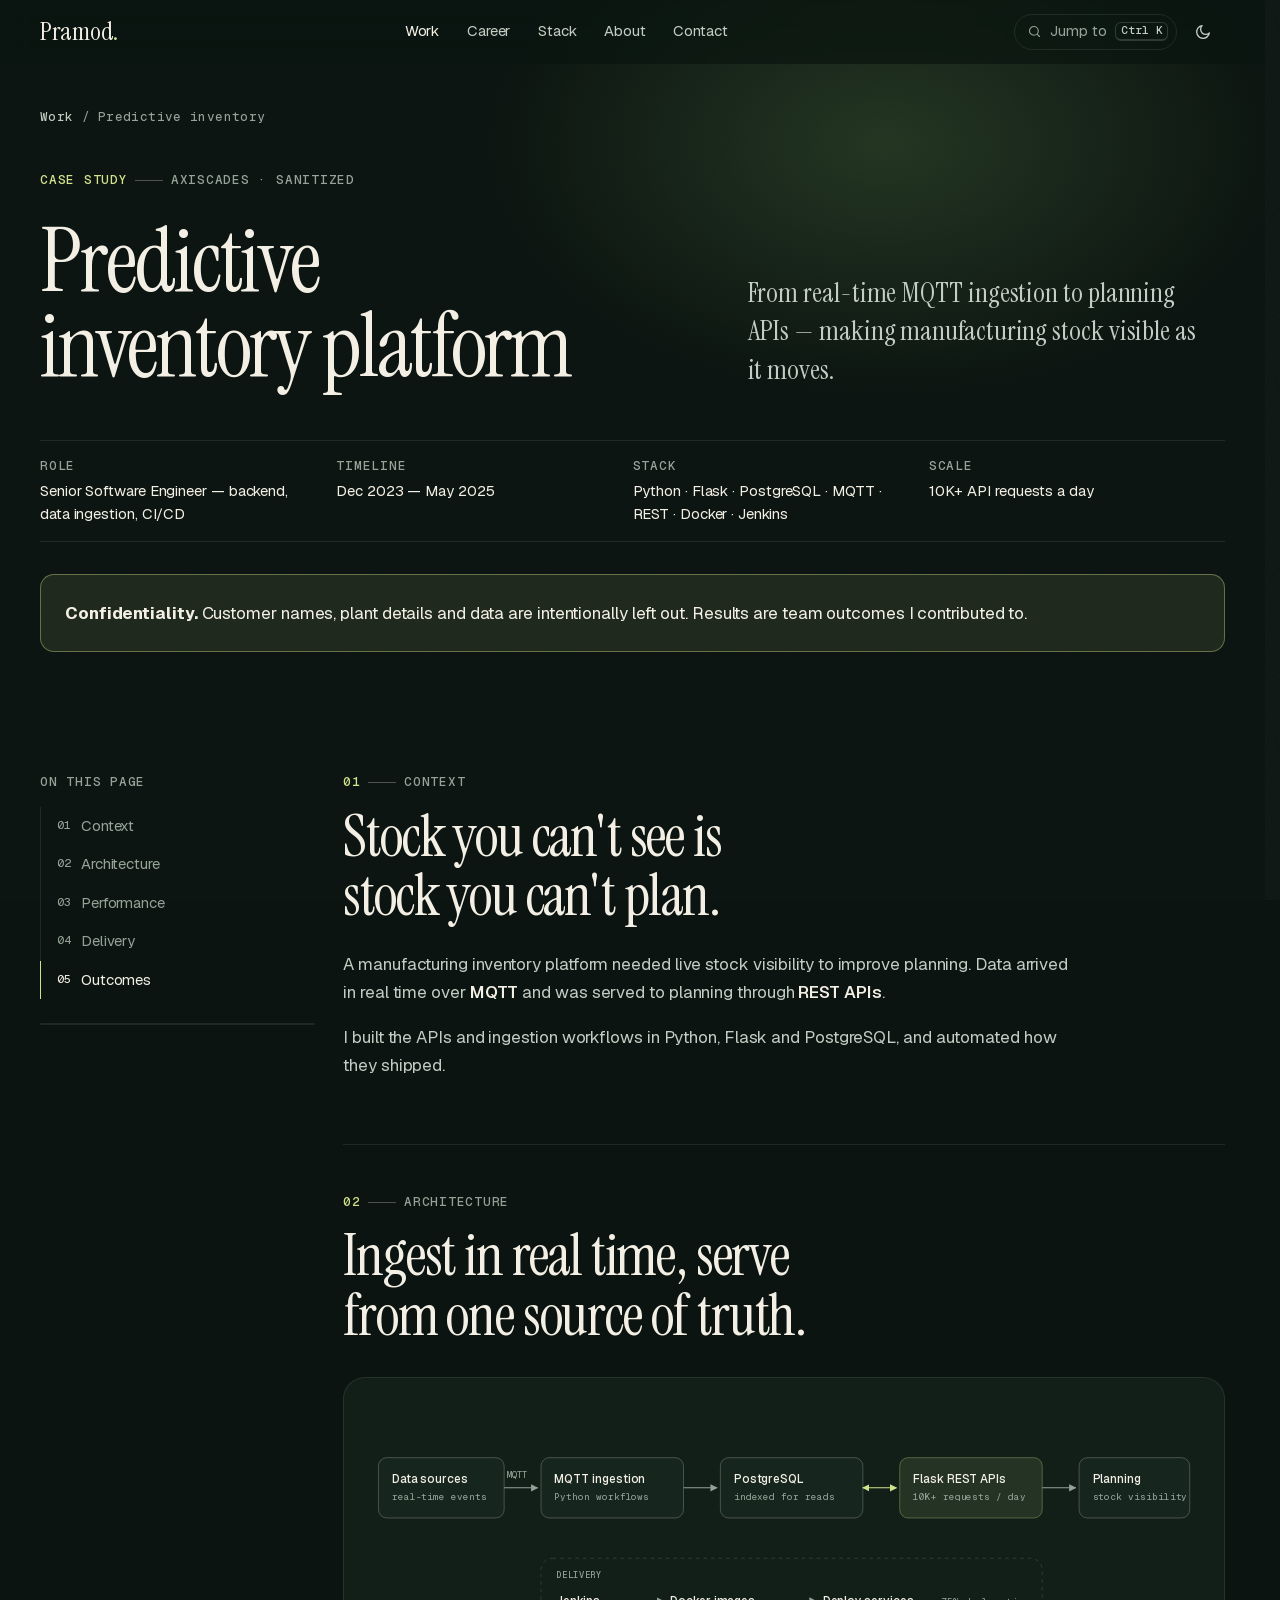
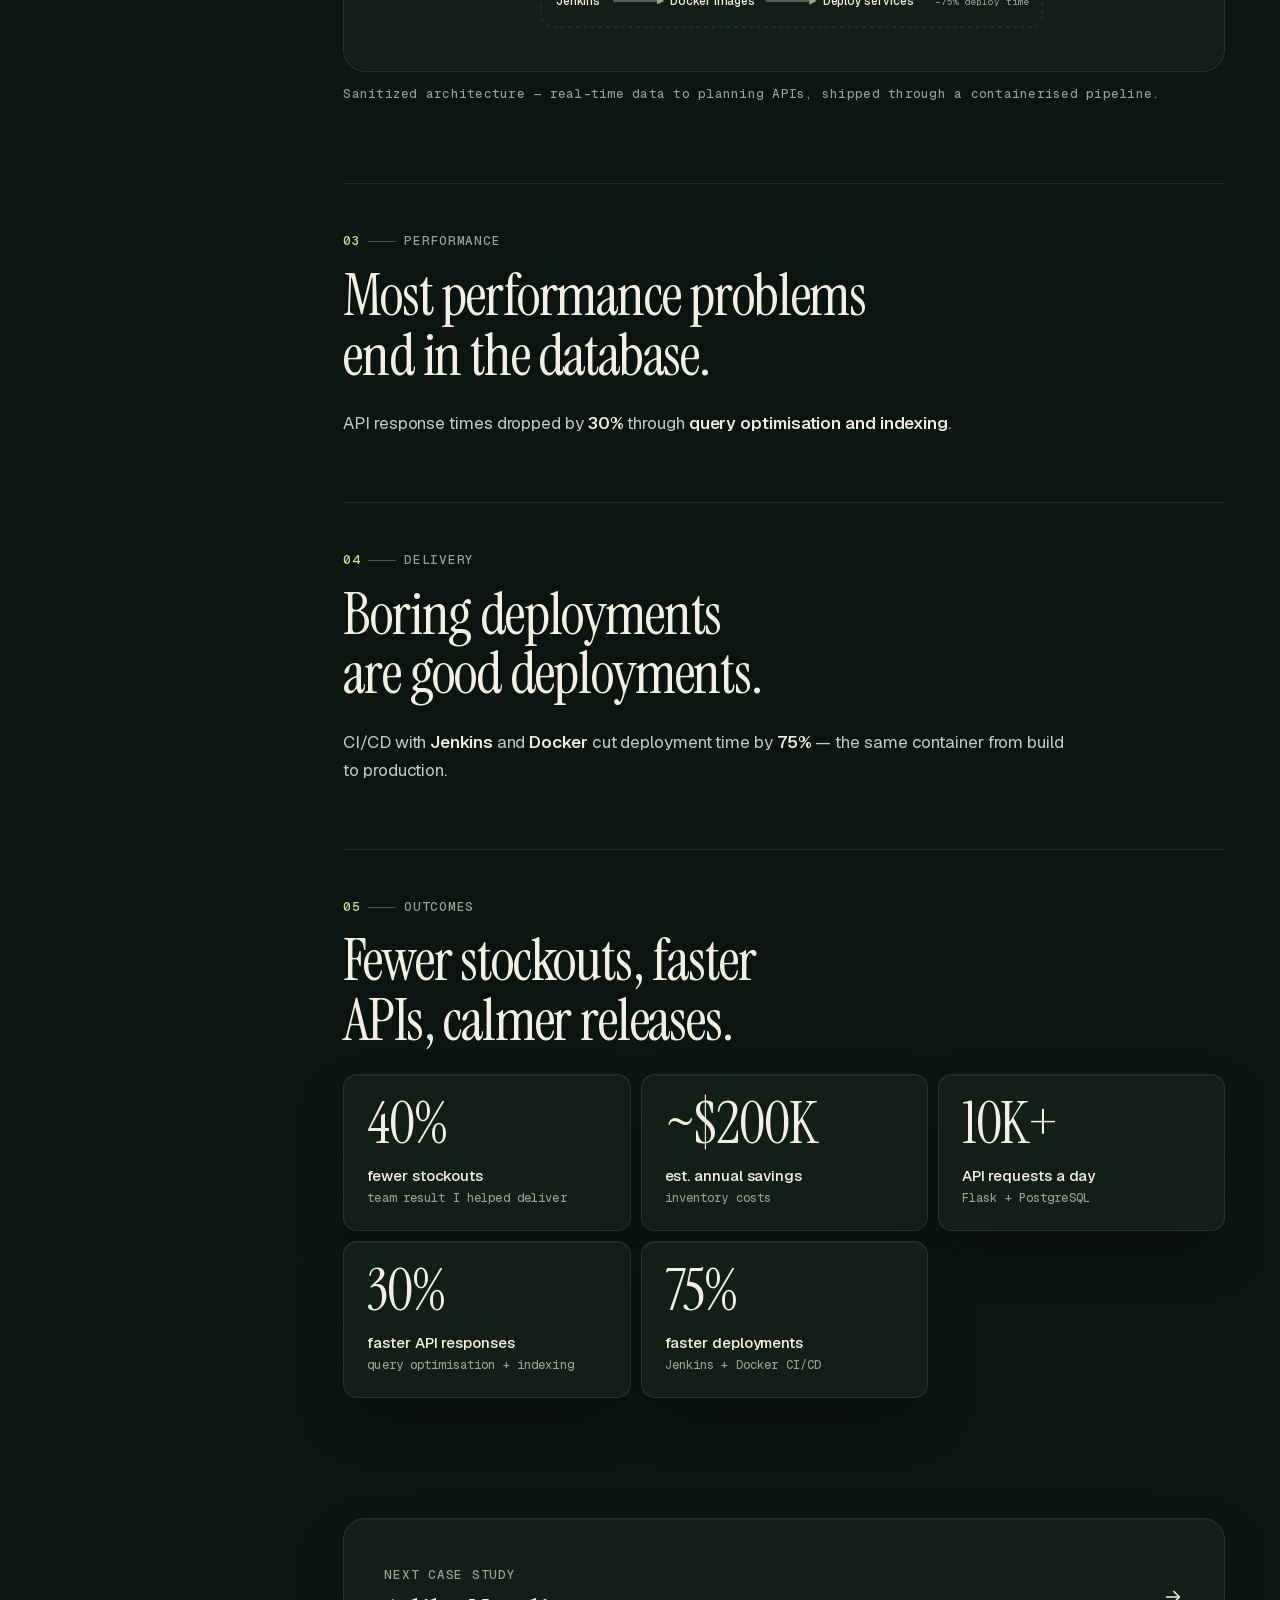
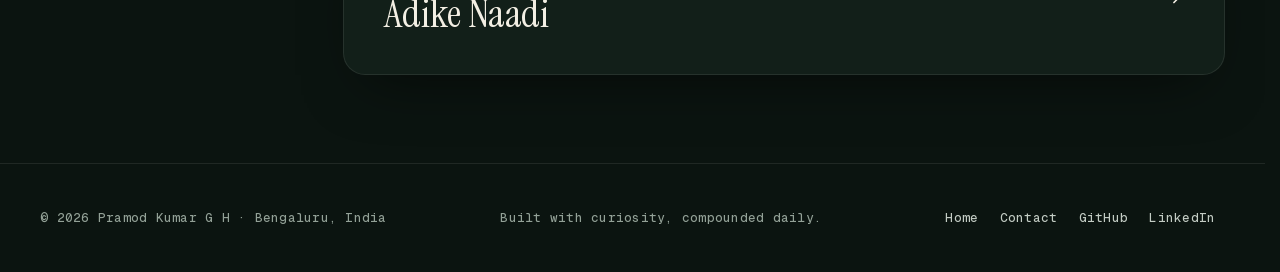
<file: work/predictive-inventory.html>
<!doctype html>
<html lang="en">
<head>
<meta charset="utf-8">
<meta name="viewport" content="width=device-width, initial-scale=1, viewport-fit=cover">
<title>Predictive inventory platform — Pramod Kumar G H</title>
<meta name="description" content="Sanitized case study: MQTT ingestion into Flask and PostgreSQL APIs handling 10K+ requests a day for a manufacturing inventory platform at AXISCADES.">
<link rel="canonical" href="https://pramodkumargh777.github.io/work/predictive-inventory.html">
<meta name="theme-color" content="#0b1410">
<meta name="color-scheme" content="dark light">
<meta name="author" content="Pramod Kumar G H">
<meta property="og:type" content="article">
<meta property="og:site_name" content="Pramod Kumar G H">
<meta property="og:locale" content="en_IN">
<meta property="og:url" content="https://pramodkumargh777.github.io/work/predictive-inventory.html">
<meta property="og:title" content="Predictive inventory platform — Pramod Kumar G H">
<meta property="og:description" content="Sanitized case study: MQTT ingestion into Flask and PostgreSQL APIs handling 10K+ requests a day for a manufacturing inventory platform at AXISCADES.">
<meta property="og:image" content="https://pramodkumargh777.github.io/og-image.png">
<meta property="og:image:width" content="1200">
<meta property="og:image:height" content="630">
<meta property="og:image:alt" content="Pramod Kumar G H — I build AI systems that hold up in production.">
<meta name="twitter:card" content="summary_large_image">
<meta name="twitter:title" content="Predictive inventory platform — Pramod Kumar G H">
<meta name="twitter:description" content="Sanitized case study: MQTT ingestion into Flask and PostgreSQL APIs handling 10K+ requests a day for a manufacturing inventory platform at AXISCADES.">
<meta name="twitter:image" content="https://pramodkumargh777.github.io/og-image.png">
<link rel="icon" href="/favicon.svg" type="image/svg+xml">
<link rel="icon" href="/favicon.ico" sizes="32x32">
<link rel="apple-touch-icon" href="/apple-touch-icon.png">
<link rel="preload" href="/assets/fonts/instrument-serif-latin.woff2" as="font" type="font/woff2" crossorigin>
<link rel="preload" href="/assets/fonts/geist-latin-var.woff2" as="font" type="font/woff2" crossorigin>
<link rel="stylesheet" href="/assets/css/site.css">
<script>(function(){var d=document.documentElement;d.classList.add('js');try{var t=localStorage.getItem('theme');if(t==='light')d.setAttribute('data-theme','light');}catch(e){}})();</script>
<script type="application/ld+json">
{
  "@context": "https://schema.org",
  "@type": "Article",
  "headline": "Predictive inventory platform — AXISCADES (sanitized)",
  "description": "Sanitized case study: MQTT ingestion into Flask and PostgreSQL APIs handling 10K+ requests a day for a manufacturing inventory platform at AXISCADES.",
  "url": "https://pramodkumargh777.github.io/work/predictive-inventory.html",
  "inLanguage": "en",
  "author": { "@type": "Person", "@id": "https://pramodkumargh777.github.io/#person", "name": "Pramod Kumar G H", "url": "https://pramodkumargh777.github.io/" }
}
</script>
<script src="/assets/js/site.js" defer></script>
</head>
<body>
<a class="skip-link" href="#main">Skip to content</a>

<svg width="0" height="0" style="position:absolute" aria-hidden="true" focusable="false">
  <symbol id="i-arrow-ur" viewBox="0 0 24 24" fill="none" stroke="currentColor" stroke-width="1.8" stroke-linecap="round" stroke-linejoin="round"><path d="M7 17 17 7M8 7h9v9"/></symbol>
  <symbol id="i-arrow-r" viewBox="0 0 24 24" fill="none" stroke="currentColor" stroke-width="1.8" stroke-linecap="round" stroke-linejoin="round"><path d="M5 12h14M13 6l6 6-6 6"/></symbol>
  <symbol id="i-arrow-d" viewBox="0 0 24 24" fill="none" stroke="currentColor" stroke-width="1.8" stroke-linecap="round" stroke-linejoin="round"><path d="M12 5v14M6 13l6 6 6-6"/></symbol>
  <symbol id="i-download" viewBox="0 0 24 24" fill="none" stroke="currentColor" stroke-width="1.8" stroke-linecap="round" stroke-linejoin="round"><path d="M12 4v11M7 10l5 5 5-5M5 20h14"/></symbol>
  <symbol id="i-mail" viewBox="0 0 24 24" fill="none" stroke="currentColor" stroke-width="1.8" stroke-linecap="round" stroke-linejoin="round"><rect x="3" y="5" width="18" height="14" rx="2"/><path d="m3 7 9 6 9-6"/></symbol>
  <symbol id="i-copy" viewBox="0 0 24 24" fill="none" stroke="currentColor" stroke-width="1.8" stroke-linecap="round" stroke-linejoin="round"><rect x="9" y="9" width="12" height="12" rx="2"/><path d="M5 15V5a2 2 0 0 1 2-2h10"/></symbol>
  <symbol id="i-search" viewBox="0 0 24 24" fill="none" stroke="currentColor" stroke-width="1.8" stroke-linecap="round" stroke-linejoin="round"><circle cx="11" cy="11" r="7"/><path d="m20 20-3.5-3.5"/></symbol>
  <symbol id="i-sun" viewBox="0 0 24 24" fill="none" stroke="currentColor" stroke-width="1.8" stroke-linecap="round" stroke-linejoin="round"><circle cx="12" cy="12" r="4"/><path d="M12 2v2M12 20v2M4.9 4.9l1.4 1.4M17.7 17.7l1.4 1.4M2 12h2M20 12h2M4.9 19.1l1.4-1.4M17.7 6.3l1.4-1.4"/></symbol>
  <symbol id="i-moon" viewBox="0 0 24 24" fill="none" stroke="currentColor" stroke-width="1.8" stroke-linecap="round" stroke-linejoin="round"><path d="M20.5 13.2A8.5 8.5 0 1 1 10.8 3.5a6.6 6.6 0 0 0 9.7 9.7z"/></symbol>
  <symbol id="i-menu" viewBox="0 0 24 24" fill="none" stroke="currentColor" stroke-width="1.8" stroke-linecap="round"><path d="M4 9h16M4 15h16"/></symbol>
  <symbol id="i-close" viewBox="0 0 24 24" fill="none" stroke="currentColor" stroke-width="1.8" stroke-linecap="round"><path d="M6 6l12 12M18 6 6 18"/></symbol>
  <symbol id="i-pause" viewBox="0 0 24 24" fill="none" stroke="currentColor" stroke-width="2" stroke-linecap="round"><path d="M9 6v12M15 6v12"/></symbol>
  <symbol id="i-play" viewBox="0 0 24 24" fill="currentColor"><path d="M8 5.5v13l10.5-6.5z"/></symbol>
  <symbol id="i-calendar" viewBox="0 0 24 24" fill="none" stroke="currentColor" stroke-width="1.8" stroke-linecap="round" stroke-linejoin="round"><rect x="3" y="5" width="18" height="16" rx="2"/><path d="M3 10h18M8 3v4M16 3v4"/></symbol>
  <symbol id="i-github" viewBox="0 0 24 24" fill="currentColor"><path d="M12 .3a12 12 0 0 0-3.8 23.4c.6.1.8-.3.8-.6v-2c-3.3.7-4-1.6-4-1.6-.6-1.4-1.4-1.8-1.4-1.8-1-.7.1-.7.1-.7 1.2.1 1.8 1.2 1.8 1.2 1.1 1.8 2.8 1.3 3.5 1 .1-.8.4-1.3.8-1.6-2.7-.3-5.5-1.3-5.5-5.9 0-1.3.5-2.4 1.2-3.2-.1-.3-.5-1.5.1-3.2 0 0 1-.3 3.3 1.2a11.5 11.5 0 0 1 6 0C17.3 4.6 18.3 5 18.3 5c.6 1.7.2 2.9.1 3.2.8.8 1.2 1.9 1.2 3.2 0 4.6-2.8 5.6-5.5 5.9.4.4.8 1.1.8 2.2v3.3c0 .3.2.7.8.6A12 12 0 0 0 12 .3"/></symbol>
  <symbol id="i-linkedin" viewBox="0 0 24 24" fill="currentColor"><path d="M20.45 20.45h-3.56v-5.57c0-1.33-.02-3.04-1.85-3.04-1.85 0-2.14 1.45-2.14 2.94v5.67H9.35V9h3.41v1.56h.05c.48-.9 1.64-1.85 3.37-1.85 3.6 0 4.27 2.37 4.27 5.46v6.28zM5.34 7.43a2.06 2.06 0 1 1 0-4.13 2.06 2.06 0 0 1 0 4.13zM7.12 20.45H3.56V9h3.56v11.45zM22.22 0H1.77C.79 0 0 .77 0 1.73v20.54C0 23.23.79 24 1.77 24h20.45c.98 0 1.78-.77 1.78-1.73V1.73C24 .77 23.2 0 22.22 0z"/></symbol>
</svg>

<header class="nav">
  <div class="container nav__inner">
    <a class="brand" href="/" aria-label="Pramod — home">Pramod<span>.</span></a>
    <nav aria-label="Primary">
      <ul class="nav__links">
        <li class="nav__indicator" aria-hidden="true"></li>
        <li><a href="/#work" aria-current="page">Work</a></li>
        <li><a href="/#experience">Career</a></li>
        <li><a href="/#stack">Stack</a></li>
        <li><a href="/#about">About</a></li>
        <li><a href="/#contact">Contact</a></li>
      </ul>
    </nav>
    <div class="nav__actions">
      <button class="cmdk-trigger" type="button" data-cmdk-open aria-haspopup="dialog"><svg aria-hidden="true"><use href="#i-search"/></svg>Jump to <kbd>⌘K</kbd></button>
      <button class="icon-btn theme-toggle" type="button" data-theme-toggle aria-label="Switch to light theme"><svg class="moon" aria-hidden="true"><use href="#i-moon"/></svg><svg class="sun" aria-hidden="true"><use href="#i-sun"/></svg></button>
      <button class="icon-btn menu-btn" type="button" aria-expanded="false" aria-controls="mobile-menu" aria-label="Open menu"><svg aria-hidden="true"><use href="#i-menu"/></svg></button>
    </div>
  </div>
</header>

<div class="sheet" id="mobile-menu" role="dialog" aria-modal="true" aria-label="Menu" hidden>
  <div class="sheet__top">
    <a class="brand" href="/">Pramod<span>.</span></a>
    <button class="icon-btn" type="button" data-close-sheet aria-label="Close menu"><svg aria-hidden="true"><use href="#i-close"/></svg></button>
  </div>
  <nav aria-label="Mobile">
    <ul class="sheet__links">
      <li><a href="/#work"><span class="eyebrow">01</span>Work</a></li>
      <li><a href="/#experience"><span class="eyebrow">02</span>Career</a></li>
      <li><a href="/#stack"><span class="eyebrow">03</span>Stack</a></li>
      <li><a href="/#about"><span class="eyebrow">04</span>About</a></li>
      <li><a href="/#contact"><span class="eyebrow">05</span>Contact</a></li>
    </ul>
  </nav>
  <div class="sheet__foot">
    <button class="btn" type="button" data-cmdk-open><svg aria-hidden="true"><use href="#i-search"/></svg>Quick jump</button>
    <button class="btn" type="button" data-copy-email><svg aria-hidden="true"><use href="#i-copy"/></svg>Copy email</button>
    <a class="btn" href="/resume.pdf" download="Pramod_Kumar_GH_Resume.pdf" type="application/pdf"><svg aria-hidden="true"><use href="#i-download"/></svg>Résumé</a>
  </div>
</div>

<main id="main">
  <article>
    <header class="case-hero">
      <div class="container">
        <nav aria-label="Breadcrumb">
          <ol class="crumbs">
            <li><a href="/#work">Work</a></li>
            <li aria-hidden="true">/</li>
            <li aria-current="page">Predictive inventory</li>
          </ol>
        </nav>
        <p class="eyebrow" style="margin-top:var(--space-6)"><span class="num">Case study</span>AXISCADES · Sanitized</p>
        <h1>Predictive inventory platform</h1>
        <p class="case-hero__lede">From real-time MQTT ingestion to planning APIs — making manufacturing stock visible as it moves.</p>
        <dl class="facts">
          <div><dt class="mono-label">Role</dt><dd>Senior Software Engineer — backend, data ingestion, CI/CD</dd></div>
          <div><dt class="mono-label">Timeline</dt><dd>Dec 2023 — May 2025</dd></div>
          <div><dt class="mono-label">Stack</dt><dd>Python · Flask · PostgreSQL · MQTT · REST · Docker · Jenkins</dd></div>
          <div><dt class="mono-label">Scale</dt><dd>10K+ API requests a day</dd></div>
        </dl>
        <div class="callout reveal" style="margin-top:var(--space-6)">
          <p><strong>Confidentiality.</strong> Customer names, plant details and data are intentionally left out. Results are team outcomes I contributed to.</p>
        </div>
      </div>
    </header>

    <div class="container case-layout">
      <aside class="toc" aria-label="On this page">
        <p class="mono-label" style="margin-bottom:var(--space-4)">On this page</p>
        <ol>
          <li><a href="#context"><span>01</span>Context</a></li>
          <li><a href="#architecture"><span>02</span>Architecture</a></li>
          <li><a href="#performance"><span>03</span>Performance</a></li>
          <li><a href="#delivery"><span>04</span>Delivery</a></li>
          <li><a href="#outcomes"><span>05</span>Outcomes</a></li>
        </ol>
        <div class="toc__progress" aria-hidden="true"><i></i></div>
      </aside>

      <div class="case-content">
        <section class="chapter" id="context" aria-labelledby="context-title">
          <p class="eyebrow"><span class="num">01</span>Context</p>
          <h2 id="context-title">Stock you can't see is stock you can't plan.</h2>
          <div class="prose">
            <p>A manufacturing inventory platform needed live stock visibility to improve planning. Data arrived in real time over <strong>MQTT</strong> and was served to planning through <strong>REST APIs</strong>.</p>
            <p>I built the APIs and ingestion workflows in Python, Flask and PostgreSQL, and automated how they shipped.</p>
          </div>
        </section>

        <section class="chapter" id="architecture" aria-labelledby="architecture-title">
          <p class="eyebrow"><span class="num">02</span>Architecture</p>
          <h2 id="architecture-title">Ingest in real time, serve from one source of truth.</h2>
          <figure class="figure reveal">
            <div class="diagram">
              <svg viewBox="0 0 1000 300" role="img" aria-labelledby="inv-t inv-d">
                <title id="inv-t">Predictive inventory platform architecture (sanitized)</title>
                <desc id="inv-d">Real-time data arrives over MQTT. Python ingestion workflows write them to PostgreSQL. Flask REST APIs serve more than ten thousand requests a day to planning and stock-visibility clients. Jenkins builds Docker images and deploys the services.</desc>
                <defs>
                  <marker id="ah3" viewBox="0 0 10 10" refX="9" refY="5" markerWidth="7" markerHeight="7" orient="auto-start-reverse"><path class="arrowhead" d="M0 0 10 5 0 10z"/></marker>
                  <marker id="aha3" viewBox="0 0 10 10" refX="9" refY="5" markerWidth="7" markerHeight="7" orient="auto-start-reverse"><path class="arrowhead--accent" d="M0 0 10 5 0 10z"/></marker>
                </defs>
                <rect class="n-box" x="16" y="70" width="150" height="72" rx="10"/>
                <text class="n-title" x="32" y="100">Data sources</text><text class="n-sub" x="32" y="120">real-time events</text>
                <path class="edge" d="M166 106H206" marker-end="url(#ah3)"/>
                <text class="edge-label" x="170" y="94">MQTT</text>
                <rect class="n-box" x="210" y="70" width="170" height="72" rx="10"/>
                <text class="n-title" x="226" y="100">MQTT ingestion</text><text class="n-sub" x="226" y="120">Python workflows</text>
                <path class="edge" d="M380 106H420" marker-end="url(#ah3)"/>
                <rect class="n-box" x="424" y="70" width="170" height="72" rx="10"/>
                <text class="n-title" x="440" y="100">PostgreSQL</text><text class="n-sub" x="440" y="120">indexed for reads</text>
                <path class="edge edge--accent" d="M594 106H634" marker-end="url(#aha3)" marker-start="url(#aha3)"/>
                <rect class="n-box n-box--accent" x="638" y="70" width="170" height="72" rx="10"/>
                <text class="n-title" x="654" y="100">Flask REST APIs</text><text class="n-sub" x="654" y="120">10K+ requests / day</text>
                <path class="edge" d="M808 106H848" marker-end="url(#ah3)"/>
                <rect class="n-box" x="852" y="70" width="132" height="72" rx="10"/>
                <text class="n-title" x="868" y="100">Planning</text><text class="n-sub" x="868" y="120">stock visibility</text>

                <rect class="n-group" x="210" y="190" width="598" height="82" rx="14"/>
                <text class="n-glabel" x="228" y="214">Delivery</text>
                <text class="n-title" x="228" y="246">Jenkins</text>
                <path class="edge" d="M296 241H356" marker-end="url(#ah3)"/>
                <text class="n-title" x="364" y="246">Docker images</text>
                <path class="edge" d="M478 241H538" marker-end="url(#ah3)"/>
                <text class="n-title" x="546" y="246">Deploy services</text>
                <text class="n-sub" x="680" y="246">−75% deploy time</text>
              </svg>
            </div>
            <figcaption>Sanitized architecture — real-time data to planning APIs, shipped through a containerised pipeline.</figcaption>
          </figure>
        </section>

        <section class="chapter" id="performance" aria-labelledby="performance-title">
          <p class="eyebrow"><span class="num">03</span>Performance</p>
          <h2 id="performance-title">Most performance problems end in the database.</h2>
          <div class="prose">
            <p>API response times dropped by <strong>30%</strong> through <strong>query optimisation and indexing</strong>.</p>
          </div>
        </section>

        <section class="chapter" id="delivery" aria-labelledby="delivery-title">
          <p class="eyebrow"><span class="num">04</span>Delivery</p>
          <h2 id="delivery-title">Boring deployments are good deployments.</h2>
          <div class="prose">
            <p>CI/CD with <strong>Jenkins</strong> and <strong>Docker</strong> cut deployment time by <strong>75%</strong> — the same container from build to production.</p>
          </div>
        </section>

        <section class="chapter" id="outcomes" aria-labelledby="outcomes-title">
          <p class="eyebrow"><span class="num">05</span>Outcomes</p>
          <h2 id="outcomes-title">Fewer stockouts, faster APIs, calmer releases.</h2>
          <ul class="results">
            <li class="tile"><span class="tile__value">40%</span><span><span class="tile__label">fewer stockouts</span><span class="tile__ctx">team result I helped deliver</span></span></li>
            <li class="tile"><span class="tile__value">~$200K</span><span><span class="tile__label">est. annual savings</span><span class="tile__ctx">inventory costs</span></span></li>
            <li class="tile"><span class="tile__value">10K+</span><span><span class="tile__label">API requests a day</span><span class="tile__ctx">Flask + PostgreSQL</span></span></li>
            <li class="tile"><span class="tile__value">30%</span><span><span class="tile__label">faster API responses</span><span class="tile__ctx">query optimisation + indexing</span></span></li>
            <li class="tile"><span class="tile__value">75%</span><span><span class="tile__label">faster deployments</span><span class="tile__ctx">Jenkins + Docker CI/CD</span></span></li>
          </ul>
        </section>

        <a class="card next-case" href="/work/adike-naadi.html">
          <span>
            <span class="mono-label">Next case study</span>
            <span class="serif" style="display:block;font-size:var(--step-3);line-height:1.05;margin-top:.4rem">Adike Naadi</span>
          </span>
          <svg aria-hidden="true" style="width:22px;height:22px;flex:none"><use href="#i-arrow-r"/></svg>
        </a>
      </div>
    </div>
  </article>
</main>

<footer class="footer">
  <div class="container footer__inner">
    <p>© 2026 Pramod Kumar G H <span aria-hidden="true">·</span> Bengaluru, India</p>
    <p>Built with curiosity, compounded daily.</p>
    <ul class="footer__links">
      <li><a href="/">Home</a></li>
      <li><a href="/#contact">Contact</a></li>
      <li><a href="https://github.com/pramodkumargh777" target="_blank" rel="noopener">GitHub</a></li>
      <li><a href="https://www.linkedin.com/in/pramod-kumar-g-h/" target="_blank" rel="noopener">LinkedIn</a></li>
    </ul>
  </div>
</footer>

<div class="toast-region" role="status" aria-live="polite"></div>

<dialog class="cmdk" id="cmdk" aria-label="Quick navigation">
  <div class="cmdk__search">
    <svg aria-hidden="true"><use href="#i-search"/></svg>
    <input class="cmdk__input" type="text" role="combobox" aria-expanded="false" aria-controls="cmdk-list" aria-autocomplete="list" aria-label="Search sections, case studies and actions" placeholder="Jump to a section, case study or action…" autocomplete="off" spellcheck="false">
    <kbd>esc</kbd>
  </div>
  <ul class="cmdk__list" id="cmdk-list" role="listbox" aria-label="Results"></ul>
  <div class="cmdk__foot" aria-hidden="true"><span><kbd>↑</kbd> <kbd>↓</kbd> navigate</span><span><kbd>↵</kbd> open</span><span><kbd>esc</kbd> close</span></div>
</dialog>
</body>
</html>
</file>
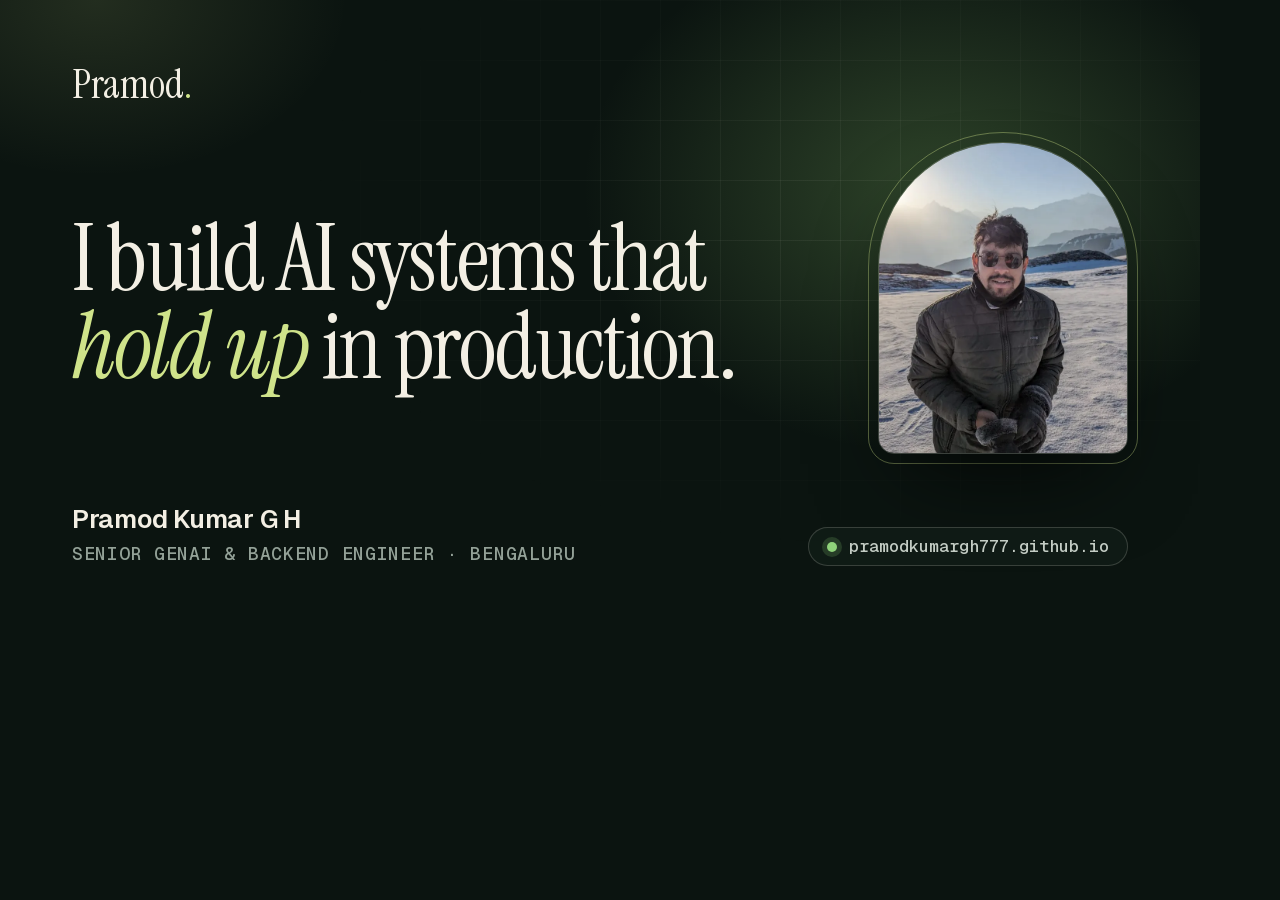
<file: assets/og/source.html>
<!doctype html>
<html lang="en">
<head>
<meta charset="utf-8">
<meta name="robots" content="noindex">
<title>OG image source</title>
<!-- Source for /og-image.png (1200×630). Re-render with any headless Chromium at a 1200×630 viewport. -->
<style>
@font-face { font-family: "Instrument Serif"; src: url("../fonts/instrument-serif-latin.woff2") format("woff2"); }
@font-face { font-family: "Instrument Serif"; font-style: italic; src: url("../fonts/instrument-serif-italic-latin.woff2") format("woff2"); }
@font-face { font-family: "Geist"; src: url("../fonts/geist-latin-var.woff2") format("woff2"); font-weight: 300 700; }
@font-face { font-family: "Geist Mono"; src: url("../fonts/geist-mono-latin-var.woff2") format("woff2"); font-weight: 400 600; }
* { box-sizing: border-box; margin: 0; }
html, body { width: 1200px; height: 630px; overflow: hidden; }
body { position: relative; background: #0b1410; color: #f3efe4; font-family: "Geist", sans-serif; }
.glow { position: absolute; inset: 0; background: radial-gradient(42% 60% at 78% 30%, rgba(122,170,96,.32), transparent 70%), radial-gradient(30% 40% at 8% 0%, rgba(207,227,138,.12), transparent 70%); }
.grid { position: absolute; inset: 0; background-image: linear-gradient(rgba(243,239,228,.06) 1px, transparent 1px), linear-gradient(90deg, rgba(243,239,228,.06) 1px, transparent 1px); background-size: 60px 60px; -webkit-mask-image: radial-gradient(60% 70% at 70% 35%, #000 10%, transparent 75%); }
.grain { position: absolute; inset: 0; opacity: .06; mix-blend-mode: overlay; background-image: url("data:image/svg+xml,%3Csvg xmlns='http://www.w3.org/2000/svg' width='180' height='180'%3E%3Cfilter id='n'%3E%3CfeTurbulence type='fractalNoise' baseFrequency='.85' numOctaves='3' stitchTiles='stitch'/%3E%3CfeColorMatrix values='0 0 0 0 1 0 0 0 0 1 0 0 0 0 1 0 0 0 .9 0'/%3E%3C/filter%3E%3Crect width='100%25' height='100%25' filter='url(%23n)'/%3E%3C/svg%3E"); }
.wrap { position: absolute; inset: 64px 72px; display: flex; flex-direction: column; justify-content: space-between; }
.top { display: flex; justify-content: space-between; align-items: center; }
.brand { font: 400 40px/1 "Instrument Serif", serif; }
.brand span { color: #cfe38a; }
.chip { display: inline-flex; align-items: center; gap: 12px; padding: 10px 18px; border: 1px solid rgba(243,239,228,.18); border-radius: 999px; font: 500 17px/1 "Geist Mono", monospace; color: #c3ccc4; background: rgba(18,31,25,.7); text-transform: none; letter-spacing: 0; }
.chip i { width: 10px; height: 10px; border-radius: 50%; background: #8fd27a; box-shadow: 0 0 0 5px rgba(143,210,122,.18); }
h1 { font: 400 92px/0.95 "Instrument Serif", serif; letter-spacing: -0.025em; max-width: 760px; }
h1 em { color: #cfe38a; }
.foot { display: flex; justify-content: space-between; align-items: flex-end; font: 500 18px/1.4 "Geist Mono", monospace; letter-spacing: .04em; color: #93a197; text-transform: uppercase; }
.foot b { display: block; color: #f3efe4; font: 600 26px/1.2 "Geist", sans-serif; letter-spacing: -0.01em; text-transform: none; margin-bottom: 6px; }
.portrait { position: absolute; right: 72px; top: 142px; width: 250px; height: 312px; border-radius: 125px 125px 16px 16px; overflow: hidden; border: 1px solid rgba(243,239,228,.2); box-shadow: 0 40px 90px -30px rgba(0,0,0,.8); }
.portrait img { width: 100%; height: 100%; object-fit: cover; filter: saturate(.85); }
.ring { position: absolute; right: 62px; top: 132px; width: 270px; height: 332px; border-radius: 135px 135px 26px 26px; border: 1px solid rgba(207,227,138,.4); }
</style>
</head>
<body>
<div class="glow"></div><div class="grid"></div>
<div class="ring"></div>
<div class="portrait"><img src="../img/portrait-640.webp" alt=""></div>
<div class="wrap">
  <div class="top"><div class="brand">Pramod<span>.</span></div></div>
  <h1>I build AI systems that <em>hold up</em> in production.</h1>
  <div class="foot">
    <div><b>Pramod Kumar G H</b>Senior GenAI &amp; backend engineer · Bengaluru</div>
    <div class="chip"><i></i>pramodkumargh777.github.io</div>
  </div>
</div>
</body>
</html>
</file>
<file: assets/css/site.css>
/* ==========================================================================
   Pramod Kumar G H — site styles (no build step)
   Tokens → base → layout → components → pages → motion/a11y
   ========================================================================== */

/* ---------- Fonts (self-hosted, latin subset, SIL OFL) ---------- */
@font-face { font-family: "Instrument Serif"; src: url("../fonts/instrument-serif-latin.woff2") format("woff2"); font-weight: 400; font-style: normal; font-display: swap; }
@font-face { font-family: "Instrument Serif"; src: url("../fonts/instrument-serif-italic-latin.woff2") format("woff2"); font-weight: 400; font-style: italic; font-display: swap; }
@font-face { font-family: "Geist"; src: url("../fonts/geist-latin-var.woff2") format("woff2"); font-weight: 300 700; font-style: normal; font-display: swap; }
@font-face { font-family: "Geist Mono"; src: url("../fonts/geist-mono-latin-var.woff2") format("woff2"); font-weight: 400 600; font-style: normal; font-display: swap; }

/* ---------- Tokens ---------- */
:root {
  --serif: "Instrument Serif", "Iowan Old Style", "Times New Roman", serif;
  --sans: "Geist", ui-sans-serif, system-ui, -apple-system, "Segoe UI", Roboto, "Noto Sans Kannada", sans-serif;
  --mono: "Geist Mono", ui-monospace, "SFMono-Regular", Menlo, Consolas, monospace;

  /* Fluid type scale (~1.25) */
  --step--2: clamp(0.75rem, 0.73rem + 0.08vw, 0.8rem);
  --step--1: clamp(0.875rem, 0.85rem + 0.1vw, 0.9375rem);
  --step-0: clamp(1rem, 0.96rem + 0.18vw, 1.0625rem);
  --step-1: clamp(1.125rem, 1.06rem + 0.3vw, 1.3125rem);
  --step-2: clamp(1.375rem, 1.24rem + 0.6vw, 1.75rem);
  --step-3: clamp(1.75rem, 1.5rem + 1.2vw, 2.5rem);
  --step-4: clamp(2.25rem, 1.8rem + 2.3vw, 3.75rem);
  --step-5: clamp(2.75rem, 1.9rem + 4.6vw, 6.25rem);

  --space-1: 0.25rem; --space-2: 0.5rem; --space-3: 0.75rem; --space-4: 1rem;
  --space-5: 1.5rem; --space-6: 2rem; --space-7: 3rem; --space-8: 4rem;
  --section-y: clamp(3.25rem, 2.25rem + 4vw, 6.5rem);
  --gutter: clamp(1rem, 0.6rem + 1.6vw, 1.75rem);
  --pad-x: clamp(1.25rem, 0.6rem + 3vw, 2.5rem);
  /* Content width grows on wide monitors (1920 → ~1340px) instead of floating in the middle */
  --maxw: clamp(75rem, 70vw, 85rem);
  --radius: 14px; --radius-sm: 9px; --radius-lg: 22px;
  --ease: cubic-bezier(.22, 1, .36, 1);
  --dur: 240ms;
  --nav-h: 64px;

  /* Dark (default) — deep green-black, warm lime accent */
  --bg: #0b1410;
  --bg-2: #101b16;            /* brand */
  --surface: #121f19;
  --surface-2: #16261e;
  --surface-3: #1c2e25;
  --text: #f3efe4;
  --text-2: #c3ccc4;
  --text-3: #93a197;
  --line: rgba(243, 239, 228, 0.09);
  --line-2: rgba(243, 239, 228, 0.16);
  --line-3: rgba(243, 239, 228, 0.28);
  --accent: #cfe38a;
  --accent-text: #cfe38a;
  --accent-ink: #0b1410;
  --accent-soft: rgba(207, 227, 138, 0.1);
  --accent-line: rgba(207, 227, 138, 0.38);
  --glow-1: rgba(122, 170, 96, 0.22);
  --glow-2: rgba(207, 227, 138, 0.1);
  --shadow: 0 1px 0 rgba(255, 255, 255, 0.04) inset, 0 24px 60px -24px rgba(0, 0, 0, 0.6);
  --shadow-lg: 0 40px 90px -30px rgba(0, 0, 0, 0.75), 0 12px 30px -12px rgba(0, 0, 0, 0.5);
  --grain-opacity: 0.05;
  --nav-bg: rgba(11, 20, 16, 0.72);
  color-scheme: dark;
}

:root[data-theme="light"] {
  --bg: #f4f1e8;
  --bg-2: #ece8dc;
  --surface: #fbf9f3;
  --surface-2: #f6f3ea;
  --surface-3: #ece8dc;
  --text: #101b16;
  --text-2: #36443b;
  --text-3: #56645a;
  --line: rgba(16, 27, 22, 0.1);
  --line-2: rgba(16, 27, 22, 0.17);
  --line-3: rgba(16, 27, 22, 0.3);
  --accent: #cfe38a;
  --accent-text: #46601a;
  --accent-ink: #101b16;
  --accent-soft: rgba(110, 145, 40, 0.1);
  --accent-line: rgba(70, 96, 26, 0.4);
  --glow-1: rgba(160, 200, 110, 0.35);
  --glow-2: rgba(207, 227, 138, 0.35);
  --shadow: 0 1px 0 rgba(255, 255, 255, 0.7) inset, 0 20px 50px -26px rgba(16, 27, 22, 0.28);
  --shadow-lg: 0 40px 80px -36px rgba(16, 27, 22, 0.4), 0 10px 24px -14px rgba(16, 27, 22, 0.22);
  --grain-opacity: 0.035;
  --nav-bg: rgba(244, 241, 232, 0.75);
  color-scheme: light;
}

/* ---------- Base ---------- */
*, *::before, *::after { box-sizing: border-box; }
html { -webkit-text-size-adjust: 100%; text-size-adjust: 100%; scroll-padding-top: calc(var(--nav-h) + 16px); scrollbar-gutter: stable; }
/* Large 1440p/4K monitors at 100% scaling: scale the whole type system up a notch */
@media (min-width: 2200px) { html { font-size: 112.5%; } }
body {
  margin: 0; min-height: 100vh; background: var(--bg); color: var(--text);
  font: 400 var(--step-0)/1.65 var(--sans); letter-spacing: -0.005em;
  -webkit-font-smoothing: antialiased; -moz-osx-font-smoothing: grayscale;
  text-rendering: optimizeLegibility; overflow-x: clip;
}
img, svg, picture { display: block; max-width: 100%; }
img { height: auto; }
a { color: inherit; text-decoration: none; }
p { margin: 0 0 1em; }
h1, h2, h3, h4 { margin: 0; font-weight: 400; text-wrap: balance; }
p, li { text-wrap: pretty; }
ul, ol { margin: 0; padding: 0; }
button { font: inherit; color: inherit; background: none; border: 0; padding: 0; cursor: pointer; }
kbd { font: 500 0.75em/1 var(--mono); padding: 0.25em 0.4em; border: 1px solid var(--line-2); border-bottom-width: 2px; border-radius: 6px; color: var(--text-2); }
::selection { background: var(--accent); color: var(--accent-ink); }
[hidden] { display: none !important; }

/* Grain overlay */
body::after {
  content: ""; position: fixed; inset: 0; z-index: 90; pointer-events: none; opacity: var(--grain-opacity);
  background-image: url("data:image/svg+xml,%3Csvg xmlns='http://www.w3.org/2000/svg' width='180' height='180'%3E%3Cfilter id='n'%3E%3CfeTurbulence type='fractalNoise' baseFrequency='.85' numOctaves='3' stitchTiles='stitch'/%3E%3CfeColorMatrix values='0 0 0 0 1 0 0 0 0 1 0 0 0 0 1 0 0 0 .9 0'/%3E%3C/filter%3E%3Crect width='100%25' height='100%25' filter='url(%23n)'/%3E%3C/svg%3E");
  mix-blend-mode: overlay;
}
:root[data-theme="light"] body::after { mix-blend-mode: multiply; filter: invert(1); }

/* ---------- Accessibility primitives ---------- */
.skip-link {
  position: fixed; left: 12px; top: 12px; z-index: 200; padding: 12px 18px; border-radius: 10px;
  background: var(--accent); color: var(--accent-ink); font-weight: 600; transform: translateY(-160%);
  transition: transform var(--dur) var(--ease);
}
.skip-link:focus-visible { transform: none; }
:focus-visible { outline: 2px solid var(--accent-text); outline-offset: 3px; border-radius: 6px; }
.btn:focus-visible, .icon-btn:focus-visible { outline-offset: 3px; }
.sr-only { position: absolute !important; width: 1px; height: 1px; padding: 0; margin: -1px; overflow: hidden; clip: rect(0 0 0 0); white-space: nowrap; border: 0; }

/* ---------- Layout ---------- */
.container { width: 100%; max-width: calc(var(--maxw) + var(--pad-x) * 2); margin-inline: auto; padding-inline: var(--pad-x); }
.grid-12 { display: grid; grid-template-columns: repeat(12, minmax(0, 1fr)); column-gap: var(--gutter); }
.section { padding-block: var(--section-y); position: relative; }
.section + .section { border-top: 1px solid var(--line); }
.section--alt { background: linear-gradient(180deg, var(--bg-2), var(--bg) 85%); }

.section-head { row-gap: var(--space-4); margin-bottom: clamp(2rem, 1.5rem + 2vw, 3.5rem); align-items: end; }
.section-head .eyebrow { grid-column: 1 / -1; }
.section-head h2 { grid-column: 1 / -1; font: 400 var(--step-4)/1.02 var(--serif); letter-spacing: -0.02em; }
.section-head h2 em { font-style: italic; color: var(--accent-text); }
.section-head .lede { grid-column: 1 / -1; color: var(--text-2); max-width: 46ch; margin: 0; }
@media (min-width: 900px) {
  .section-head .eyebrow { grid-column: 1 / 4; align-self: start; padding-top: 0.9rem; }
  .section-head h2 { grid-column: 4 / 11; }
  .section-head .lede { grid-column: 4 / 10; }
}

/* Typographic atoms */
.eyebrow, .mono-label { font: 500 var(--step--2)/1.4 var(--mono); letter-spacing: 0.06em; text-transform: uppercase; color: var(--text-3); }
.eyebrow .num { color: var(--accent-text); margin-right: 0.6em; }
.eyebrow .num::after { content: ""; display: inline-block; width: 1.75rem; height: 1px; background: var(--line-3); vertical-align: middle; margin-left: 0.6em; }
.muted { color: var(--text-2); }
.serif { font-family: var(--serif); }
.prose { max-width: 66ch; color: var(--text-2); }
.prose strong { color: var(--text); font-weight: 560; }
.prose a, .text-link { color: var(--text); text-decoration: underline; text-decoration-color: var(--accent-line); text-underline-offset: 0.22em; text-decoration-thickness: 1px; transition: text-decoration-color var(--dur) var(--ease), color var(--dur); }
.prose a:hover, .text-link:hover { text-decoration-color: var(--accent-text); color: var(--accent-text); }

/* ---------- Buttons & chips ---------- */
.btn {
  --h: 46px; display: inline-flex; align-items: center; justify-content: center; gap: 0.6em; min-height: var(--h);
  padding: 0 1.15rem; border-radius: 999px; border: 1px solid var(--line-2); font: 520 var(--step--1)/1 var(--sans);
  letter-spacing: -0.005em; color: var(--text); background: color-mix(in srgb, var(--surface) 70%, transparent);
  transition: transform var(--dur) var(--ease), background var(--dur), border-color var(--dur), color var(--dur), box-shadow var(--dur);
  white-space: nowrap;
}
.btn svg { width: 16px; height: 16px; flex: none; }
.btn:hover { border-color: var(--line-3); background: var(--surface-2); transform: translateY(-1px); }
.btn:active { transform: translateY(0) scale(0.98); }
.btn--primary { background: var(--accent); border-color: var(--accent); color: var(--accent-ink); box-shadow: 0 10px 30px -12px rgba(207, 227, 138, 0.55); }
.btn--primary:hover { background: #dcec9f; border-color: #dcec9f; }
.btn--ghost { background: transparent; }
.btn .arrow { transition: transform var(--dur) var(--ease); }
.btn:hover .arrow { transform: translate(2px, -2px); }
.btn:hover .arrow--down { transform: translateY(2px); }

.icon-btn {
  width: 44px; height: 44px; display: inline-grid; place-items: center; border-radius: 999px; color: var(--text-2);
  border: 1px solid transparent; transition: color var(--dur), background var(--dur), border-color var(--dur);
}
.icon-btn:hover { color: var(--text); background: var(--surface-2); border-color: var(--line); }
.icon-btn svg { width: 18px; height: 18px; }

.chips { display: flex; flex-wrap: wrap; gap: 6px; list-style: none; }
.chip { font: 450 0.75rem/1 var(--mono); letter-spacing: 0.01em; color: var(--text-2); padding: 0.45rem 0.6rem; border-radius: 999px; border: 1px solid var(--line); background: color-mix(in srgb, var(--surface-2) 60%, transparent); white-space: nowrap; }
.chip--accent { color: var(--accent-text); border-color: var(--accent-line); background: var(--accent-soft); }

.status {
  display: inline-flex; align-items: center; gap: 0.6rem; padding: 0.45rem 0.85rem 0.45rem 0.7rem; border-radius: 999px;
  border: 1px solid var(--line-2); background: color-mix(in srgb, var(--surface) 75%, transparent);
  font: 500 var(--step--2)/1.3 var(--mono); letter-spacing: 0.02em; color: var(--text-2);
}
.status .dot { position: relative; width: 8px; height: 8px; border-radius: 50%; background: #8fd27a; flex: none; }
.status .dot::after { content: ""; position: absolute; inset: -4px; border-radius: 50%; border: 1px solid #8fd27a; animation: ping 2.4s var(--ease) infinite; }
@keyframes ping { 0% { transform: scale(0.6); opacity: 0.9; } 80%, 100% { transform: scale(1.6); opacity: 0; } }


/* ---------- Navigation ---------- */
.nav {
  position: sticky; top: 0; z-index: 60; height: var(--nav-h);
  background: var(--nav-bg); backdrop-filter: saturate(150%) blur(14px); -webkit-backdrop-filter: saturate(150%) blur(14px);
  border-bottom: 1px solid transparent; transition: border-color var(--dur), background var(--dur);
}
.nav.is-scrolled { border-bottom-color: var(--line); }
.nav__inner { height: 100%; display: flex; align-items: center; justify-content: space-between; gap: var(--space-4); }
.brand { display: inline-flex; align-items: center; min-height: 44px; font: 400 1.6rem/1 var(--serif); letter-spacing: -0.01em; }
.brand span { color: var(--accent-text); }
.nav__links { position: relative; display: none; align-items: center; gap: 2px; list-style: none; }
.nav__links a { position: relative; z-index: 1; display: inline-flex; align-items: center; min-height: 36px; padding: 0 0.8rem; border-radius: 999px; font-size: var(--step--1); color: var(--text-2); transition: color var(--dur); }
.nav__links a:hover, .nav__links a[aria-current] { color: var(--text); }
.nav__indicator { position: absolute; z-index: 0; top: 50%; left: 0; height: 34px; width: 0; border-radius: 999px; background: var(--surface-3); border: 1px solid var(--line); transform: translate(var(--ix, 0), -50%); opacity: 0; transition: transform 380ms var(--ease), width 380ms var(--ease), opacity var(--dur); }
.nav__links.has-active .nav__indicator { opacity: 1; }
.nav__actions { display: flex; align-items: center; gap: 4px; }
.cmdk-trigger { display: none; align-items: center; gap: 0.5rem; min-height: 36px; padding: 0 0.5rem 0 0.75rem; border-radius: 999px; border: 1px solid var(--line); color: var(--text-3); font-size: var(--step--1); transition: border-color var(--dur), color var(--dur); }
.cmdk-trigger:hover { color: var(--text); border-color: var(--line-2); }
.cmdk-trigger svg { width: 15px; height: 15px; }
.theme-toggle .sun { display: none; }
:root[data-theme="light"] .theme-toggle .sun { display: block; }
:root[data-theme="light"] .theme-toggle .moon { display: none; }
.menu-btn { display: inline-grid; }
@media (min-width: 760px) {
  .nav__links { display: flex; }
  .cmdk-trigger { display: inline-flex; }
  .menu-btn { display: none; }
}

/* Mobile sheet */
.sheet { position: fixed; inset: 0; z-index: 120; display: grid; grid-template-rows: auto 1fr auto; background: var(--bg); padding: 0 var(--pad-x) max(24px, env(safe-area-inset-bottom)); }
.sheet[hidden] { display: none; }
.sheet__top { height: var(--nav-h); display: flex; align-items: center; justify-content: space-between; border-bottom: 1px solid var(--line); }
.sheet__links { list-style: none; padding-top: var(--space-5); }
.sheet__links a { display: flex; align-items: baseline; gap: 1rem; min-height: 60px; padding: 0.5rem 0; border-bottom: 1px solid var(--line); font: 400 2.1rem/1.2 var(--serif); }
.sheet__links a .eyebrow { min-width: 2.2rem; }
.sheet__foot { display: flex; flex-wrap: wrap; gap: 8px; padding-top: var(--space-5); }
.sheet.is-open { animation: sheet-in 320ms var(--ease) both; }
.sheet.is-open .sheet__links li { animation: rise 420ms var(--ease) both; }
.sheet.is-open .sheet__links li:nth-child(2) { animation-delay: 40ms; }
.sheet.is-open .sheet__links li:nth-child(3) { animation-delay: 80ms; }
.sheet.is-open .sheet__links li:nth-child(4) { animation-delay: 120ms; }
.sheet.is-open .sheet__links li:nth-child(5) { animation-delay: 160ms; }
@keyframes sheet-in { from { opacity: 0; } to { opacity: 1; } }
@keyframes rise { from { opacity: 0; transform: translateY(10px); } to { opacity: 1; transform: none; } }
body.no-scroll { overflow: hidden; }

/* ---------- Hero ---------- */
.hero { overflow-x: clip; position: relative; padding-block: clamp(1.75rem, 0.5rem + 6vh, 6rem) clamp(2.25rem, 1rem + 4vh, 4.5rem); isolation: isolate; }
.hero::before {
  content: ""; position: absolute; z-index: -1; inset: -20% -10% auto; height: 120%; pointer-events: none;
  background:
    radial-gradient(40% 45% at 72% 30%, var(--glow-1), transparent 70%),
    radial-gradient(30% 35% at 20% 10%, var(--glow-2), transparent 70%);
  filter: blur(10px);
}
.hero::after {
  content: ""; position: absolute; z-index: -1; inset: 0; pointer-events: none;
  background-image: linear-gradient(var(--line) 1px, transparent 1px), linear-gradient(90deg, var(--line) 1px, transparent 1px);
  background-size: 72px 72px; background-position: center top;
  mask-image: radial-gradient(70% 60% at 60% 30%, #000 10%, transparent 75%); -webkit-mask-image: radial-gradient(70% 60% at 60% 30%, #000 10%, transparent 75%);
  opacity: 0.55;
}
.hero__grid { row-gap: var(--space-7); align-items: center; }
.hero__copy { grid-column: 1 / -1; }
.hero__portrait { grid-column: 1 / -1; }
.hero h1 { font: 400 min(var(--step-5), 12vh)/0.96 var(--serif); letter-spacing: -0.025em; margin: clamp(1rem, 2.5vh, 1.5rem) 0 clamp(0.6rem, 1.6vh, 1rem); max-width: 13ch; }
.hero h1 em { font-style: italic; color: var(--accent-text); }
.hero__tagline { font: italic 400 var(--step-2)/1.25 var(--serif); color: var(--text-2); margin-bottom: clamp(0.75rem, 2.2vh, 1.5rem); }
.hero__lede { font-size: clamp(1.0625rem, 1rem + 0.3vw, 1.3125rem); line-height: 1.6; color: var(--text-2); max-width: 62ch; }
.hero__actions { display: flex; flex-wrap: wrap; align-items: center; gap: 10px; margin-top: clamp(1.25rem, 3vh, 2rem); }
.socials { display: flex; gap: 2px; margin-left: 6px; list-style: none; }
.portrait { position: relative; width: min(300px, 70vw); margin-inline: auto 0; }
.portrait__frame { position: relative; border-radius: 50% 50% var(--radius) var(--radius) / 40% 40% var(--radius) var(--radius); overflow: hidden; border: 1px solid var(--line-2); box-shadow: var(--shadow-lg); background: var(--surface); aspect-ratio: 4 / 5; }
.portrait__frame img { width: 100%; height: 100%; object-fit: cover; filter: saturate(0.85) contrast(1.02); }
.portrait__frame::after { content: ""; position: absolute; inset: 0; background: linear-gradient(180deg, transparent 55%, rgba(11, 20, 16, 0.55)); pointer-events: none; }
.portrait figcaption { position: absolute; left: 16px; bottom: 14px; z-index: 1; color: #f3efe4; }
/* Concentric hairline: top radius = half the ring width, so the arch stays parallel to the photo */
.portrait__ring { --gap: 9px; position: absolute; inset: calc(var(--gap) * -1); z-index: -1; pointer-events: none; border: 1px solid var(--accent-line); border-radius: 50% 50% calc(var(--radius) + var(--gap)) calc(var(--radius) + var(--gap)) / 40.5% 40.5% calc(var(--radius) + var(--gap)) calc(var(--radius) + var(--gap)); }
.status__who { display: contents; }
.status__avatar { display: none; }
@media (max-width: 759px) {
  .hero__portrait { display: none; }
  .status { padding: 4px 0.9rem 4px 4px; gap: 0.6rem; }
  .status__who { display: block; position: relative; flex: none; width: 28px; height: 28px; }
  .status__avatar { display: block; width: 28px; height: 28px; border-radius: 50%; object-fit: cover; }
  .status .dot { position: absolute; right: -2px; bottom: -1px; width: 9px; height: 9px; box-shadow: 0 0 0 2px var(--bg); }
  .socials { margin-left: -6px; }
}
@media (max-width: 479px) {
  .status { font-family: var(--sans); font-size: 0.78rem; letter-spacing: 0; }
}
@media (max-width: 419px) { .status__loc { display: none; } }
@media (min-width: 760px) {
  .hero__copy { grid-column: 1 / 9; }
  .hero__portrait { grid-column: 9 / 13; }
  /* Never taller than ~half the viewport on short laptop screens */
  .portrait { width: min(300px, 100%, 40vh); }
}

/* ---------- Proof strip (bento) ---------- */
.proof { padding-block: 0 var(--section-y); }
.proof__grid { display: grid; grid-template-columns: repeat(2, minmax(0, 1fr)); gap: 10px; list-style: none; }
.tile {
  position: relative; display: flex; flex-direction: column; justify-content: space-between; gap: var(--space-4); min-height: 148px;
  padding: clamp(1rem, 0.8rem + 0.8vw, 1.5rem); border-radius: var(--radius); background: var(--surface); border: 1px solid var(--line);
  box-shadow: var(--shadow); overflow: hidden;
}
.tile__value { font: 400 clamp(2.4rem, 1.8rem + 2.4vw, 3.6rem)/0.9 var(--serif); letter-spacing: -0.02em; color: var(--text); }
.tile__value small { font-size: 0.5em; color: var(--text-3); margin-left: 0.1em; letter-spacing: 0; }
.tile > span:last-child { display: block; line-height: 1.35; }
.tile__label { display: block; font-weight: 520; color: var(--text); font-size: var(--step--1); line-height: 1.35; }
.tile__ctx { display: block; margin-top: 4px; font: 450 0.75rem/1.4 var(--mono); color: var(--text-3); letter-spacing: 0.01em; }
.tile--years, .tile--live { grid-column: span 2; }
.tile--years { flex-direction: row; align-items: flex-end; justify-content: space-between; min-height: 0; }
.tile--years > span:last-child { text-align: right; }
.tile--live { background: radial-gradient(120% 140% at 100% 0%, var(--accent-soft), transparent 60%), var(--surface); border-color: var(--accent-line); flex-direction: row; align-items: center; }
.tile--live .tile__value { font-size: clamp(1.9rem, 1.4rem + 1.8vw, 2.75rem); }
.tile--live .kn { font-family: var(--sans); font-size: 0.62em; color: var(--text-2); margin-left: 0.35em; letter-spacing: 0; }
.tile--live .btn { flex: none; }
@media (max-width: 599px) { .tile { min-height: 124px; gap: var(--space-3); } }
@media (min-width: 1024px) {
  .proof__grid { grid-template-columns: repeat(4, minmax(0, 1fr)); }
  .tile--years { grid-column: span 1; flex-direction: column; align-items: stretch; min-height: 148px; }
  .tile--years > span:last-child { text-align: left; }
  .tile--live { grid-column: span 3; }
}
@media (max-width: 599px) { .tile--live { flex-direction: column; align-items: flex-start; } }

/* ---------- Cards (shared) ---------- */
.card {
  --x: 50%; --y: 50%;
  position: relative; border-radius: var(--radius-lg); background: var(--surface); border: 1px solid var(--line);
  box-shadow: var(--shadow); isolation: isolate; overflow: hidden;
  transition: transform 360ms var(--ease), border-color var(--dur), box-shadow 360ms var(--ease);
}
.card::before {
  content: ""; position: absolute; inset: 0; z-index: -1; opacity: 0; pointer-events: none; transition: opacity 300ms;
  background: radial-gradient(520px circle at var(--x) var(--y), rgba(207, 227, 138, 0.09), transparent 42%);
}
:root[data-theme="light"] .card::before { background: radial-gradient(520px circle at var(--x) var(--y), rgba(110, 150, 40, 0.1), transparent 42%); }
@media (hover: hover) and (pointer: fine) {
  .card:hover { transform: translateY(-3px); border-color: var(--line-3); box-shadow: var(--shadow-lg); }
  .card:hover::before { opacity: 1; }
}
.card:focus-within { border-color: var(--line-3); }

/* ---------- Work ---------- */
.work { display: grid; grid-template-columns: repeat(12, minmax(0, 1fr)); gap: var(--gutter); }
.project { grid-column: 1 / -1; display: flex; flex-direction: column; padding: clamp(1.25rem, 1rem + 1.2vw, 2rem); }
.project__meta { display: flex; flex-wrap: wrap; gap: 6px 14px; align-items: center; justify-content: space-between; margin-bottom: var(--space-5); }
.project h3 { font: 400 var(--step-3)/1.05 var(--serif); letter-spacing: -0.015em; margin-bottom: var(--space-3); }
.project h3 .kn { display: block; font: 600 0.5em/1.3 var(--sans); color: var(--text-3); letter-spacing: 0; margin-bottom: 0.4em; }
.project__problem { color: var(--text-2); margin-bottom: var(--space-5); max-width: 58ch; }
.project__outcome { display: flex; gap: 12px; align-items: baseline; padding-block: var(--space-4); margin-bottom: var(--space-5); border-block: 1px solid var(--line); }
.project__outcome b { font: 400 var(--step-3)/1 var(--serif); color: var(--accent-text); white-space: nowrap; }
.project__outcome span { color: var(--text-2); font-size: var(--step--1); line-height: 1.45; }
.project__foot { margin-top: auto; display: flex; flex-wrap: wrap; gap: var(--space-4); align-items: center; justify-content: space-between; }
.links { display: flex; flex-wrap: wrap; gap: 4px; list-style: none; }
.links a { display: inline-flex; align-items: center; gap: 6px; min-height: 44px; padding: 0 0.75rem; border-radius: 999px; font: 500 var(--step--1)/1 var(--sans); color: var(--text); border: 1px solid var(--line); transition: border-color var(--dur), background var(--dur), color var(--dur); }
.links a:hover { border-color: var(--accent-line); background: var(--accent-soft); color: var(--accent-text); }
.links a svg { width: 14px; height: 14px; }
/* Stretch the primary link over the whole card for a larger hit area */
.project .stretch::after { content: ""; position: absolute; inset: 0; z-index: 0; }
.project .links, .project .links a { position: relative; z-index: 1; }

.project--hero { padding: 0; display: grid; grid-template-columns: 1fr; }
.project--hero .project__body { padding: clamp(1.25rem, 1rem + 1.6vw, 2.5rem); display: flex; flex-direction: column; }
.project--hero h3 { font-size: var(--step-4); }
.project--hero .project__media { position: relative; min-height: 300px; padding: clamp(1.25rem, 1rem + 1.6vw, 2.5rem) 0 0 clamp(1.25rem, 1rem + 1.6vw, 2.5rem); background: radial-gradient(80% 80% at 70% 20%, var(--accent-soft), transparent 70%), linear-gradient(180deg, var(--surface-2), var(--surface)); border-top: 1px solid var(--line); overflow: hidden; }
@media (min-width: 980px) {
  .project--hero { grid-template-columns: 5fr 7fr; }
  .project--hero .project__media { border-top: 0; border-left: 1px solid var(--line); min-height: 520px; }
  .project--half { grid-column: span 6; }
  .project--third { grid-column: span 4; }
}
@media (min-width: 700px) and (max-width: 979px) { .project--half { grid-column: span 6; } }
@media (min-width: 900px) {
  .project .health__copy { grid-column: 1 / 8 !important; }
  .project .health__side { grid-column: 8 / 13 !important; }
}

/* Device frames */
.browser { position: relative; border-radius: 12px 0 0 0; background: var(--surface-3); border: 1px solid var(--line-2); border-right: 0; border-bottom: 0; box-shadow: var(--shadow-lg); overflow: hidden; }
.browser--full { border-radius: 12px; border: 1px solid var(--line-2); }
.browser__bar { display: flex; align-items: center; gap: 10px; height: 34px; padding: 0 12px; background: color-mix(in srgb, var(--surface-3) 85%, #000 15%); border-bottom: 1px solid var(--line); }
:root[data-theme="light"] .browser__bar { background: #e6e2d6; }
.browser__dots { display: flex; gap: 6px; }
.browser__dots i { width: 10px; height: 10px; border-radius: 50%; background: var(--line-3); }
.browser__url { flex: 1; max-width: 260px; margin-inline: auto; height: 22px; border-radius: 6px; display: grid; place-items: center; font: 450 11px/1 var(--mono); color: var(--text-2); background: var(--line); }
.browser img { width: 100%; }
.phone { position: relative; width: 100%; border-radius: 38px; padding: 9px; background: #0a0f0c; border: 1px solid rgba(255, 255, 255, 0.14); box-shadow: var(--shadow-lg), 0 0 0 1px rgba(0, 0, 0, 0.5); }
/* Dynamic-island notch scales with the phone so it never covers the app; the screen reserves a status-bar strip beneath it */
.phone::before { content: ""; position: absolute; z-index: 2; top: 15px; left: 50%; width: 30%; aspect-ratio: 3.6 / 1; border-radius: 999px; background: #050806; transform: translateX(-50%); }
.phone__screen { border-radius: 30px; overflow: hidden; background: #fff; padding-top: calc(8px + 11%); }
.phone img { width: 100%; }
.project--hero .browser { width: 118%; }
.project--hero .phone { position: absolute; width: clamp(130px, 26%, 210px); right: clamp(14px, 4%, 40px); bottom: -46px; }
@media (max-width: 599px) { .project--hero .phone { width: 34%; bottom: -30px; } }

/* ---------- Ticker ---------- */
.ticker { display: flex; align-items: center; gap: 8px; padding: 0.85rem var(--pad-x) 0.85rem 0; border-block: 1px solid var(--line); background: var(--bg-2); }
.ticker__viewport { flex: 1; min-width: 0; overflow: hidden; -webkit-mask-image: linear-gradient(90deg, transparent, #000 8%, #000 92%, transparent); mask-image: linear-gradient(90deg, transparent, #000 8%, #000 92%, transparent); }
.ticker__track { display: flex; width: max-content; animation: marquee 48s linear infinite; }
.ticker:hover .ticker__track, .ticker:focus-within .ticker__track, .ticker.is-paused .ticker__track { animation-play-state: paused; }
.ticker__toggle { flex: none; border-color: var(--line); }
.ticker__toggle svg { width: 14px; height: 14px; }
.ticker__toggle .i-play, .ticker.is-paused .ticker__toggle .i-pause { display: none; }
.ticker.is-paused .ticker__toggle .i-play { display: block; }
.ticker__group { display: flex; align-items: center; gap: 2.25rem; padding-right: 2.25rem; list-style: none; }
.ticker__group li { font: italic 400 var(--step-2)/1 var(--serif); color: var(--text-2); white-space: nowrap; }
.ticker__group li.sep { font: 400 1rem/1 var(--mono); color: var(--accent-text); font-style: normal; }
@keyframes marquee { to { transform: translateX(-50%); } }

/* ---------- Career timeline ---------- */
.timeline { list-style: none; position: relative; }
.timeline::before { content: ""; position: absolute; top: 8px; bottom: 8px; left: 7px; width: 1px; background: linear-gradient(180deg, var(--accent-line), var(--line-2) 30%, var(--line) 90%, transparent); }
.job { position: relative; display: grid; grid-template-columns: 1fr; gap: var(--space-3); padding: 0 0 clamp(2rem, 1.5rem + 2vw, 3.25rem) 2.5rem; transition: opacity 300ms var(--ease); }
.job::before { content: ""; position: absolute; left: 2px; top: 0.55rem; width: 11px; height: 11px; border-radius: 50%; background: var(--bg); border: 1px solid var(--line-3); transition: background var(--dur), border-color var(--dur), box-shadow var(--dur); }
.job:first-child::before { background: var(--accent); border-color: var(--accent); box-shadow: 0 0 0 5px var(--accent-soft); }
.job__when { font: 450 var(--step--2)/1.6 var(--mono); color: var(--text-3); letter-spacing: 0.03em; }
.job__when b { color: var(--text-2); font-weight: 500; }
.wordmark { font-size: var(--step-3); line-height: 1.05; color: var(--text); }
.wordmark--itc { font-family: var(--sans); font-weight: 650; letter-spacing: -0.035em; }
.wordmark--itc span { font-weight: 350; }
.wordmark--axis { font-family: var(--sans); font-weight: 700; letter-spacing: 0.12em; font-size: calc(var(--step-3) * 0.78); }
.wordmark--philips { font-family: var(--sans); font-weight: 600; letter-spacing: 0.16em; text-transform: uppercase; font-size: calc(var(--step-3) * 0.72); }
.wordmark--siemens { font-family: var(--sans); font-weight: 700; letter-spacing: 0.02em; font-size: calc(var(--step-3) * 0.82); }
.wordmark--siemens span { font-weight: 350; letter-spacing: -0.01em; }
.wordmark--sjce { font-family: var(--serif); font-size: var(--step-3); }
.job__role { font: 500 var(--step--1)/1.4 var(--sans); color: var(--accent-text); margin-top: 4px; }
.job__role span { color: var(--text-3); font-weight: 400; }
.job ul { list-style: none; display: grid; gap: 0.55rem; margin-top: var(--space-4); max-width: 68ch; }
.job li { position: relative; padding-left: 1.25rem; color: var(--text-2); font-size: var(--step--1); line-height: 1.6; }
.job li::before { content: ""; position: absolute; left: 0; top: 0.72em; width: 8px; height: 1px; background: var(--text-3); }
.job li b { color: var(--text); font-weight: 560; }
.job__sub { margin-top: var(--space-4); padding-top: var(--space-4); border-top: 1px dashed var(--line-2); }
@media (min-width: 900px) {
  .job { grid-template-columns: minmax(0, 3fr) minmax(0, 9fr); column-gap: var(--gutter); padding-left: 0; }
  .job::before { left: calc(25% - var(--gutter) * 0.25 - 6px); }
  .timeline::before { left: calc(25% - var(--gutter) * 0.25 - 1px); }
  .job__when { padding-top: 0.45rem; padding-right: 2.5rem; text-align: right; }
  .job__body { padding-left: 1.5rem; }
}
@media (hover: hover) and (pointer: fine) {
  .timeline:hover .job { opacity: 0.45; }
  .timeline:hover .job:hover, .timeline .job:focus-within { opacity: 1; }
  .job:hover::before { border-color: var(--accent); background: var(--accent); }
}

/* ---------- Stack (bento) ---------- */
.stack { display: grid; grid-template-columns: repeat(12, minmax(0, 1fr)); gap: 10px; }
.cap { grid-column: 1 / -1; padding: clamp(1.25rem, 1rem + 1vw, 1.75rem); display: flex; flex-direction: column; gap: var(--space-4); }
.cap__head { display: flex; justify-content: space-between; align-items: baseline; gap: 1rem; }
.cap h3 { font: 400 var(--step-3)/1 var(--serif); letter-spacing: -0.015em; }
.cap p { color: var(--text-2); font-size: var(--step--1); margin: 0; max-width: 52ch; }
.depth { grid-column: 1 / -1; padding: clamp(1.25rem, 1rem + 1vw, 1.75rem); background: radial-gradient(120% 120% at 0% 0%, var(--accent-soft), transparent 55%), var(--surface); border-color: var(--accent-line); }
.depth__grid { display: grid; grid-template-columns: 1fr; gap: 0; list-style: none; margin-top: var(--space-5); }
.depth__item { padding: var(--space-5) 0; border-top: 1px solid var(--line); }
.depth__item h4 { font: 400 var(--step-2)/1.15 var(--serif); margin-bottom: 0.4rem; }
.depth__item h4 .mono-label { display: block; margin-bottom: 0.5rem; color: var(--accent-text); }
.depth__item p { color: var(--text-2); font-size: var(--step--1); margin: 0; }
@media (min-width: 760px) {
  .cap { grid-column: span 6; }
  .depth__grid { grid-template-columns: repeat(2, 1fr); column-gap: var(--gutter); }
}
@media (min-width: 1100px) {
  .depth__grid { grid-template-columns: repeat(4, 1fr); }
  .depth__item { padding-right: var(--space-4); }
}

/* ---------- About ---------- */
.about { row-gap: var(--space-6); }
.about__title { grid-column: 1 / -1; font: 400 var(--step-4)/1.02 var(--serif); letter-spacing: -0.02em; }
.about__title em { font-style: italic; color: var(--accent-text); }
.about__body { grid-column: 1 / -1; }
.about__body p { font-size: var(--step-1); line-height: 1.6; color: var(--text-2); max-width: 58ch; }
.about__body p strong { color: var(--text); font-weight: 520; }
.offclock { display: flex; flex-wrap: wrap; align-items: center; gap: 8px 10px; margin-top: var(--space-6); padding-top: var(--space-5); border-top: 1px solid var(--line); list-style: none; }
.offclock .mono-label { margin-right: 6px; }
.offclock li:not(.mono-label) { display: inline-flex; align-items: baseline; gap: 0.45em; padding: 0.5rem 0.85rem; border-radius: 999px; border: 1px solid var(--line); font-size: var(--step--1); color: var(--text); }
.offclock li span { color: var(--text-3); font-size: 0.9em; }
@media (min-width: 900px) {
  .about__title { grid-column: 1 / 6; }
  .about__body { grid-column: 6 / 13; }
}

/* ---------- Contact ---------- */
.contact { position: relative; overflow: hidden; isolation: isolate; }
.contact::before { content: ""; position: absolute; z-index: -1; inset: auto -10% -60% -10%; height: 120%; background: radial-gradient(45% 55% at 50% 60%, var(--glow-1), transparent 70%); pointer-events: none; }
.contact__title { font: 400 clamp(2.75rem, 1.8rem + 5vw, 6.5rem)/0.95 var(--serif); letter-spacing: -0.03em; max-width: 14ch; margin: var(--space-5) 0 var(--space-5); }
.contact__title em { font-style: italic; color: var(--accent-text); }
.contact__lede { font-size: var(--step-1); color: var(--text-2); max-width: 52ch; }
.contact__actions { display: flex; flex-wrap: wrap; gap: 10px; margin-top: var(--space-6); }
.email-card { display: inline-flex; align-items: center; gap: 4px; padding: 6px 6px 6px 18px; margin-top: var(--space-6); border-radius: 999px; border: 1px solid var(--line-2); background: var(--surface); font: 450 var(--step-0)/1 var(--mono); }
.email-card a { display: inline-flex; align-items: center; min-height: 44px; }
.contact__main { grid-column: 1 / -1; }
.contact__facts { grid-column: 1 / -1; margin: var(--space-7) 0 0; border-top: 1px solid var(--line); }
.contact__facts > div { display: grid; gap: 4px; padding: var(--space-4) 0; border-bottom: 1px solid var(--line); }
.contact__facts dd { margin: 0; color: var(--text); font-size: var(--step--1); }
@media (min-width: 1024px) {
  .contact__main { grid-column: 1 / 9; }
  .contact__facts { grid-column: 9 / 13; align-self: end; margin-top: 0; }
}

/* ---------- Footer ---------- */
.footer { border-top: 1px solid var(--line); padding-block: var(--space-6) calc(var(--space-6) + env(safe-area-inset-bottom)); }
.footer__inner { display: flex; flex-wrap: wrap; align-items: center; justify-content: space-between; gap: var(--space-4) var(--space-6); font: 450 var(--step--2)/1.5 var(--mono); color: var(--text-3); letter-spacing: 0.02em; }
.footer__inner p { margin: 0; }
.footer__links { display: flex; flex-wrap: wrap; gap: 2px; list-style: none; }
.footer__links a { display: inline-flex; align-items: center; min-height: 44px; padding: 0 0.6rem; color: var(--text-2); transition: color var(--dur); }
.footer__links a:hover { color: var(--accent-text); }

/* ---------- Toast ---------- */
.toast-region { position: fixed; z-index: 150; left: 50%; bottom: max(24px, env(safe-area-inset-bottom)); transform: translateX(-50%); display: grid; gap: 8px; pointer-events: none; }
.toast { display: flex; align-items: center; gap: 10px; padding: 12px 16px; border-radius: 12px; background: var(--text); color: var(--bg); font: 500 var(--step--1)/1.2 var(--sans); box-shadow: var(--shadow-lg); animation: toast-in 320ms var(--ease) both; }
.toast svg { width: 16px; height: 16px; color: #6fae4f; }
.toast.is-leaving { animation: toast-out 220ms var(--ease) both; }
@keyframes toast-in { from { opacity: 0; transform: translateY(12px) scale(0.96); } to { opacity: 1; transform: none; } }
@keyframes toast-out { to { opacity: 0; transform: translateY(6px) scale(0.98); } }

/* ---------- Command palette ---------- */
.cmdk { width: min(620px, calc(100vw - 24px)); max-height: min(560px, 80vh); margin: 12vh auto auto; padding: 0; border-radius: 16px; border: 1px solid var(--line-2); background: color-mix(in srgb, var(--surface) 94%, transparent); color: var(--text); box-shadow: var(--shadow-lg); overflow: hidden; }
.cmdk[open] { display: flex; flex-direction: column; animation: cmdk-in 200ms var(--ease) both; }
.cmdk::backdrop { background: rgba(5, 10, 8, 0.55); backdrop-filter: blur(4px); -webkit-backdrop-filter: blur(4px); }
@keyframes cmdk-in { from { opacity: 0; transform: scale(0.97) translateY(-6px); } to { opacity: 1; transform: none; } }
.cmdk__search { display: flex; align-items: center; gap: 10px; padding: 0 16px; border-bottom: 1px solid var(--line); }
.cmdk__search svg { width: 18px; height: 18px; color: var(--text-3); flex: none; }
.cmdk__input { flex: 1; height: 56px; border: 0; outline: 0; background: transparent; color: var(--text); font: 400 var(--step-1)/1 var(--sans); }
.cmdk__input::placeholder { color: var(--text-3); }
.cmdk__list { overflow-y: auto; padding: 8px; list-style: none; margin: 0; scroll-padding-block: 8px; }
.cmdk__group { padding: 10px 10px 6px; font: 500 0.7rem/1 var(--mono); letter-spacing: 0.08em; text-transform: uppercase; color: var(--text-3); }
.cmdk__item { display: flex; align-items: center; gap: 12px; min-height: 46px; padding: 0 12px; border-radius: 10px; cursor: pointer; color: var(--text-2); }
.cmdk__item svg { width: 16px; height: 16px; color: var(--text-3); flex: none; }
.cmdk__item .hint { margin-left: auto; font: 450 0.72rem/1 var(--mono); color: var(--text-3); }
.cmdk__item[aria-selected="true"] { background: var(--surface-3); color: var(--text); }
.cmdk__item[aria-selected="true"] svg { color: var(--accent-text); }
.cmdk__empty { padding: 28px; text-align: center; color: var(--text-3); }
.cmdk__foot { display: flex; gap: 16px; padding: 10px 16px; border-top: 1px solid var(--line); font: 450 0.72rem/1 var(--mono); color: var(--text-3); }

/* ---------- Case study pages ---------- */
.crumbs { display: flex; flex-wrap: wrap; gap: 8px; align-items: center; list-style: none; font: 450 var(--step--2)/1 var(--mono); color: var(--text-3); letter-spacing: 0.03em; }
.crumbs a { display: inline-flex; align-items: center; min-height: 44px; color: var(--text-2); }
.crumbs a:hover { color: var(--accent-text); }
.case-hero { overflow-x: clip; position: relative; padding-block: clamp(1rem, 0.25rem + 3vh, 3rem) clamp(2rem, 1rem + 3vh, 3.5rem); isolation: isolate; }
.case-hero::before { content: ""; position: absolute; z-index: -1; inset: -10% 0 auto; height: 110%; background: radial-gradient(45% 50% at 70% 20%, var(--glow-1), transparent 70%); pointer-events: none; }
.case-hero h1 { font: 400 min(var(--step-5), 12vh)/0.95 var(--serif); letter-spacing: -0.025em; margin: clamp(0.75rem, 2vh, 1.5rem) 0 clamp(0.6rem, 1.6vh, 1rem); }
.case-hero h1 .kn { display: block; font: 600 0.32em/1.3 var(--sans); color: var(--text-3); letter-spacing: 0; margin-bottom: 0.3em; }
.case-hero__lede { font-size: var(--step-2); line-height: 1.4; color: var(--text-2); max-width: 40ch; font-family: var(--serif); }
/* Desktop: title left, lede right — fills the empty half and saves a few hundred px of height */
@media (min-width: 1024px) {
  .case-hero > .container { display: grid; grid-template-columns: repeat(12, minmax(0, 1fr)); column-gap: var(--gutter); }
  .case-hero > .container > * { grid-column: 1 / -1; }
  .case-hero > .container > .eyebrow, .case-hero > .container > h1 { grid-column: 1 / 8; }
  .case-hero > .container > .case-hero__lede { grid-column: 8 / 13; grid-row: 2 / 4; align-self: end; margin-bottom: clamp(0.6rem, 1.6vh, 1rem); }
}
.facts { display: grid; grid-template-columns: repeat(2, minmax(0, 1fr)); gap: 0; margin: clamp(1.5rem, 4vh, 3rem) 0 0; border-top: 1px solid var(--line); }
.facts > div { padding: var(--space-4) var(--space-4) var(--space-4) 0; border-bottom: 1px solid var(--line); }
.facts dt { margin-bottom: 6px; }
.facts dd { margin: 0; color: var(--text); font-size: var(--step--1); line-height: 1.5; }
@media (min-width: 900px) { .facts { grid-template-columns: repeat(4, minmax(0, 1fr)); } }
.case-media { margin-top: clamp(2rem, 5vh, 3rem); position: relative; }
.case-media .phone { position: absolute; right: 4%; bottom: -8%; width: clamp(110px, 20%, 220px); }
.case-layout { padding-block: clamp(2.5rem, 6vh, 4rem) var(--section-y); }
.toc { display: none; }
@media (min-width: 1024px) {
  .case-layout { display: grid; grid-template-columns: repeat(12, minmax(0, 1fr)); column-gap: var(--gutter); }
  .toc { display: block; grid-column: 1 / 4; position: sticky; top: calc(var(--nav-h) + 32px); align-self: start; }
  .case-content { grid-column: 4 / 13; }
}
.toc ol { list-style: none; border-left: 1px solid var(--line); }
.toc a { display: flex; gap: 10px; padding: 7px 0 7px 16px; margin-left: -1px; border-left: 1px solid transparent; font-size: var(--step--1); color: var(--text-3); transition: color var(--dur), border-color var(--dur); }
.toc a span { font: 450 0.72rem/1.9 var(--mono); }
.toc a:hover { color: var(--text); }
.toc a[aria-current] { color: var(--text); border-left-color: var(--accent); }
.toc__progress { margin-top: var(--space-5); height: 2px; background: var(--line); border-radius: 2px; overflow: hidden; }
.toc__progress i { display: block; height: 100%; width: 100%; background: var(--accent); transform-origin: left; transform: scaleX(var(--p, 0)); }
.chapter { padding-block: clamp(2.25rem, 1.5rem + 2vw, 3rem); border-top: 1px solid var(--line); }
.chapter:first-child { border-top: 0; padding-top: 0; }
.chapter > .eyebrow { margin-bottom: var(--space-4); }
.chapter h2 { font: 400 var(--step-4)/1.02 var(--serif); letter-spacing: -0.02em; margin-bottom: var(--space-5); max-width: 22ch; }
.chapter h3 { font: 400 var(--step-2)/1.2 var(--serif); margin: var(--space-6) 0 var(--space-3); }
.chapter .prose p { font-size: var(--step-0); }
.chapter .prose ul { list-style: none; display: grid; gap: 0.6rem; margin: 0 0 1em; }
.chapter .prose li { position: relative; padding-left: 1.35rem; }
.chapter .prose li::before { content: ""; position: absolute; left: 0; top: 0.75em; width: 9px; height: 1px; background: var(--accent-text); }
.figure { margin: var(--space-6) 0; }
.figure figcaption { margin-top: var(--space-3); font: 450 var(--step--2)/1.5 var(--mono); color: var(--text-3); letter-spacing: 0.02em; }
.figure--pair { display: grid; grid-template-columns: 1fr; gap: var(--gutter); align-items: end; }
@media (min-width: 760px) { .figure--pair { grid-template-columns: 2.6fr 1fr; } }
.diagram { padding: clamp(0.75rem, 0.5rem + 1vw, 1.5rem); border-radius: var(--radius-lg); border: 1px solid var(--line); background: var(--surface); overflow-x: auto; }
.diagram svg { min-width: 640px; width: 100%; height: auto; }
.diagram .n-box { fill: var(--surface-2); stroke: var(--line-3); }
.diagram .n-box--accent { fill: var(--accent-soft); stroke: var(--accent-line); }
.diagram .n-title { fill: var(--text); font: 500 14px var(--sans); }
.diagram .n-sub { fill: var(--text-3); font: 450 11px var(--mono); }
.diagram .n-group { fill: none; stroke: var(--line-2); stroke-dasharray: 4 5; }
.diagram .n-glabel { fill: var(--text-3); font: 500 10.5px var(--mono); letter-spacing: 0.08em; text-transform: uppercase; }
.diagram .edge { stroke: var(--text-3); stroke-width: 1.25; fill: none; }
.diagram .edge--accent { stroke: var(--accent-text); }
.diagram .edge-label { fill: var(--text-3); font: 450 10.5px var(--mono); }
.diagram .arrowhead { fill: var(--text-3); }
.diagram .arrowhead--accent { fill: var(--accent-text); }
.tradeoffs { width: 100%; border-collapse: collapse; margin: var(--space-5) 0; font-size: var(--step--1); }
.tradeoffs th, .tradeoffs td { text-align: left; vertical-align: top; padding: 14px 16px 14px 0; border-bottom: 1px solid var(--line); }
.tradeoffs th { font: 500 var(--step--2)/1.4 var(--mono); letter-spacing: 0.06em; text-transform: uppercase; color: var(--text-3); }
.tradeoffs td { color: var(--text-2); }
.tradeoffs td:first-child { color: var(--text); font-weight: 520; width: 28%; }
@media (max-width: 699px) {
  .tradeoffs thead { display: none; }
  .tradeoffs tr { display: block; padding: 12px 0; border-bottom: 1px solid var(--line); }
  .tradeoffs td { display: block; padding: 4px 0; border: 0; width: auto !important; }
  .tradeoffs td[data-label]::before { content: attr(data-label) " · "; font: 500 0.72rem/1 var(--mono); text-transform: uppercase; letter-spacing: 0.06em; color: var(--text-3); }
}
.results { display: grid; grid-template-columns: repeat(2, minmax(0, 1fr)); gap: 10px; list-style: none; margin: var(--space-5) 0; }
@media (min-width: 900px) { .results { grid-template-columns: repeat(3, minmax(0, 1fr)); } }
@media (max-width: 899px) { .results > .tile:last-child:nth-child(odd) { grid-column: 1 / -1; min-height: 0; } }
.results .tile { min-height: 132px; }
.callout { margin: var(--space-5) 0; padding: var(--space-5); border-radius: var(--radius); border: 1px solid var(--accent-line); background: var(--accent-soft); color: var(--text); }
.callout p:last-child { margin: 0; }
.next-case { display: flex; justify-content: space-between; align-items: center; gap: var(--space-5); padding: clamp(1.5rem, 1rem + 2vw, 2.5rem); margin-top: var(--space-7); }
.next-case h2 { font: 400 var(--step-3)/1.05 var(--serif); margin-top: 0.4rem; }
.next-case .stretch::after { content: ""; position: absolute; inset: 0; }

/* 404 */
.notfound { min-height: calc(100vh - var(--nav-h) - 120px); display: grid; align-content: center; padding-block: var(--section-y); }
.notfound h1 { font: 400 clamp(4rem, 2rem + 12vw, 11rem)/0.9 var(--serif); letter-spacing: -0.04em; }
.notfound h1 em { color: var(--accent-text); }

/* ---------- Reveal on scroll ---------- */
.js .reveal { opacity: 0; transform: translateY(14px); transition: opacity 700ms var(--ease), transform 700ms var(--ease); transition-delay: var(--d, 0ms); }
.js .reveal.in { opacity: 1; transform: none; }

/* ---------- Reduced motion: remove non-essential motion everywhere ---------- */
@media (prefers-reduced-motion: no-preference) { html { scroll-behavior: smooth; } }
@media (prefers-reduced-motion: reduce) {
  *, *::before, *::after { animation-duration: 0.001ms !important; animation-iteration-count: 1 !important; transition-duration: 0.001ms !important; transition-delay: 0ms !important; scroll-behavior: auto !important; }
  .js .reveal { opacity: 1; transform: none; }
  .ticker { padding-left: var(--pad-x); }
  .ticker__viewport { -webkit-mask-image: none; mask-image: none; }
  .ticker__track { animation: none; width: auto; justify-content: center; }
  .ticker__group[aria-hidden="true"], .ticker__toggle { display: none; }
  .ticker__group { flex-wrap: wrap; justify-content: center; row-gap: 0.75rem; padding-right: 0; }
  .status .dot::after { display: none; }
  .card:hover, .btn:hover { transform: none; }
}

/* ---------- Print ---------- */
@media print {
  body::after, .nav, .ticker, .cmdk, .toast-region, .sheet, .skip-link { display: none !important; }
  body { background: #fff; color: #000; }
  .js .reveal { opacity: 1; transform: none; }
}

/* Inline code */
code { font: 450 0.86em/1 var(--mono); padding: 0.15em 0.4em; border-radius: 6px; background: var(--surface-3); border: 1px solid var(--line); color: var(--text); }
code { white-space: nowrap; }
.figure__phone { max-width: 200px; justify-self: center; }
@media (min-width: 760px) { .figure__phone { max-width: 240px; } }

/* ---------- Market chart (Adike Naadi card) ---------- */
.project--hero .market { grid-column: 1 / -1; }
.market { position: relative; z-index: 1; margin: 0; padding: clamp(1.25rem, 1rem + 1.6vw, 2.5rem); border-top: 1px solid var(--line); background: linear-gradient(180deg, color-mix(in srgb, var(--surface-2) 55%, transparent), transparent); }
.market__head { display: flex; flex-wrap: wrap; justify-content: space-between; align-items: flex-end; gap: var(--space-4) var(--space-6); margin-bottom: var(--space-4); }
.market__kicker { display: inline-flex; align-items: center; gap: 0.55rem; color: var(--accent-text); }
.market__dot { position: relative; width: 7px; height: 7px; border-radius: 50%; background: #8fd27a; flex: none; }
.market__dot::after { content: ""; position: absolute; inset: -4px; border-radius: 50%; border: 1px solid #8fd27a; animation: ping 2.4s var(--ease) infinite; }
.market__title { margin: 0.35rem 0 0; font: 400 var(--step-2)/1.15 var(--serif); color: var(--text); }
.market__stats { display: grid; grid-template-columns: repeat(2, auto); gap: var(--space-3) var(--space-6); margin: 0; }
.market__stats > div { display: grid; gap: 2px; }
.market__stats dd { margin: 0; font: 400 clamp(1.35rem, 1.1rem + 0.8vw, 1.75rem)/1 var(--serif); color: var(--text); font-variant-numeric: tabular-nums; }
.market__stats dd.is-down { color: #f0a38c; }
.market__stats dd.is-up { color: #8fd27a; }
:root[data-theme="light"] .market__stats dd.is-down { color: #a2391f; }
:root[data-theme="light"] .market__stats dd.is-up { color: #2f6b1f; }
@media (min-width: 760px) { .market__stats { grid-template-columns: repeat(4, auto); } }
.market__plot { position: relative; height: clamp(190px, 14vw + 110px, 290px); border-radius: var(--radius-sm); outline-offset: 4px; touch-action: pan-y; }
.market__svg { width: 100%; height: 100%; overflow: visible; }
.market__svg .grid { stroke: var(--line); stroke-width: 1; }
.market__svg .ylab, .market__svg .xlab { fill: var(--text-3); font: 450 11px var(--mono); }
.market__svg .line { fill: none; stroke: var(--accent-text); stroke-width: 2; stroke-linejoin: round; stroke-linecap: round; }
.market__svg .area { fill: url(#mkt-fill); }
.market__svg .stop-a { stop-color: var(--accent-text); stop-opacity: 0.28; }
.market__svg .stop-b { stop-color: var(--accent-text); stop-opacity: 0; }
.market__svg .mark { fill: var(--bg); stroke: var(--accent-text); stroke-width: 2; }
.market__svg .mark--last { fill: var(--accent-text); }
.market__svg .mark-lab { fill: var(--text); font: 500 11px var(--mono); paint-order: stroke; stroke: var(--surface); stroke-width: 5px; stroke-linejoin: round; }
.market__svg .halo { fill: var(--accent-text); opacity: 0.25; transform-box: fill-box; transform-origin: center; animation: halo 2.4s var(--ease) infinite; }
@keyframes halo { 0% { transform: scale(0.6); opacity: 0.45; } 80%, 100% { transform: scale(2.6); opacity: 0; } }
.market__svg .cross { stroke: var(--line-3); stroke-dasharray: 3 4; }
.market__svg .cross-dot { fill: var(--accent-text); stroke: var(--bg); stroke-width: 2; }
.market__svg .draw { stroke-dasharray: var(--len); stroke-dashoffset: var(--len); }
.market.is-in .market__svg .draw { transition: stroke-dashoffset 1600ms var(--ease); stroke-dashoffset: 0; }
.market__svg .fade { opacity: 0; transition: opacity 900ms var(--ease) 500ms; }
.market.is-in .market__svg .fade { opacity: 1; }
.market__tip { position: absolute; top: 0; left: 0; z-index: 2; display: grid; gap: 2px; padding: 8px 10px; border-radius: 10px; background: var(--text); color: var(--bg); box-shadow: var(--shadow-lg); pointer-events: none; transform: translate(var(--tx, 0), var(--ty, 0)); white-space: nowrap; }
.market__tip-m { font: 500 0.7rem/1 var(--mono); letter-spacing: 0.04em; text-transform: uppercase; opacity: 0.75; }
.market__tip-v { font: 600 0.95rem/1.1 var(--sans); font-variant-numeric: tabular-nums; }
.market__foot { margin-top: var(--space-4); color: var(--text-3); text-transform: none; letter-spacing: 0.01em; }
.market__foot .text-link { color: var(--text-2); }

/* ---------- Career band ---------- */
.careerband { margin: 0 0 clamp(2.5rem, 2rem + 2vw, 4rem); padding: clamp(1rem, 0.8rem + 1vw, 1.75rem); border-radius: var(--radius-lg); border: 1px solid var(--line); background: var(--surface); box-shadow: var(--shadow); }
.careerband__chart { --labelw: 6.5rem; --lgap: var(--space-4); position: relative; display: grid; gap: 10px; }
.careerband__lane, .careerband__axis { display: grid; grid-template-columns: var(--labelw) minmax(0, 1fr); align-items: center; gap: var(--lgap); }
.careerband__label { color: var(--text-3); }
.careerband__track { position: relative; height: 40px; border-radius: 10px; background: repeating-linear-gradient(90deg, transparent 0 calc(100% / var(--years, 7) - 1px), var(--line) calc(100% / var(--years, 7) - 1px) calc(100% / var(--years, 7))); }
.careerband__ticks { height: 22px; background: none; border-top: 1px solid var(--line); }
.cb-tick { position: absolute; top: 6px; transform: translateX(-50%); font: 450 11px/1 var(--mono); color: var(--text-3); }
.cb-tick:first-child { transform: none; }
.cb-seg { position: absolute; top: 0; bottom: 0; left: var(--l, 0); width: var(--w, 0); display: flex; align-items: center; overflow: hidden; border-radius: 9px; box-shadow: 0 0 0 2px var(--surface); transform-origin: left center; }
.cb-text { padding: 0 10px; font: 600 12px/1 var(--sans); letter-spacing: -0.005em; white-space: nowrap; }
.cb-short { display: none; }
.cb-seg.is-tight .cb-long { display: none; }
.cb-seg.is-tight .cb-short { display: inline; }
.cb-seg.is-tiny .cb-text { display: none; }
.cb-seg--health { background: #2c4a3b; color: #e5ece5; }
.cb-seg--backend { background: #4c6c36; color: #f4f7ee; }
.cb-seg--genai { background: var(--accent); color: #0b1410; }
.cb-seg--own { background: linear-gradient(90deg, transparent, rgba(207, 227, 138, 0.16) 30%), repeating-linear-gradient(135deg, rgba(207, 227, 138, 0.16) 0 6px, transparent 6px 12px); color: var(--accent-text); box-shadow: inset 0 0 0 1px var(--accent-line); justify-content: flex-end; }
/* Start month of Adike Naadi is only known as "2025", so the bar fades in rather than starting on a hard edge */
.cb-seg--own { -webkit-mask-image: linear-gradient(90deg, transparent, #000 28%); mask-image: linear-gradient(90deg, transparent, #000 28%); }
:root[data-theme="light"] .cb-seg--health { background: #c9d6c8; color: #14241b; }
:root[data-theme="light"] .cb-seg--backend { background: #8fae6a; color: #0f1c13; }
:root[data-theme="light"] .cb-seg--own { background: linear-gradient(90deg, transparent, rgba(70, 96, 26, 0.12) 30%), repeating-linear-gradient(135deg, rgba(70, 96, 26, 0.12) 0 6px, transparent 6px 12px); }
/* "Now" line spans every lane: positioned across the track column only */
.cb-now { position: absolute; top: -6px; bottom: 0; left: calc(var(--labelw) + var(--lgap) + (100% - var(--labelw) - var(--lgap)) * var(--p, 1)); width: 0; border-left: 1px dashed var(--accent-text); pointer-events: none; }
.cb-now .mono-label { position: absolute; bottom: 4px; left: 6px; color: var(--accent-text); font-size: 10px; }
.careerband__legend { display: flex; flex-wrap: wrap; gap: 8px 18px; margin-top: var(--space-5); padding-top: var(--space-4); border-top: 1px solid var(--line); font-size: var(--step--1); color: var(--text); }
.cb-key { display: inline-flex; align-items: center; gap: 8px; }
.cb-key::before { content: ""; width: 12px; height: 12px; border-radius: 4px; flex: none; }
.cb-key .mono-label { color: var(--text-3); }
.cb-key--health::before { background: #2c4a3b; box-shadow: inset 0 0 0 1px var(--line-2); }
.cb-key--backend::before { background: #4c6c36; }
.cb-key--genai::before { background: var(--accent); }
.cb-key--own::before { background: repeating-linear-gradient(135deg, var(--accent-soft) 0 3px, transparent 3px 6px); box-shadow: inset 0 0 0 1px var(--accent-line); }
:root[data-theme="light"] .cb-key--health::before { background: #c9d6c8; }
:root[data-theme="light"] .cb-key--backend::before { background: #8fae6a; }
@media (max-width: 599px) {
  .careerband__chart { --labelw: 0px; --lgap: 0px; }
  .careerband__lane, .careerband__axis { grid-template-columns: 1fr; gap: 6px; }
  .careerband__axis .careerband__label { display: none; }
  .careerband__track { height: 34px; }
  .cb-now { top: 4px; }
  .cb-now .mono-label { left: auto; right: 5px; bottom: auto; top: -4px; }
}
.js .careerband .cb-seg { transform: scaleX(0); }
.js .careerband.in .cb-seg { transform: scaleX(1); transition: transform 900ms var(--ease) var(--sd, 0ms); }
@media (prefers-reduced-motion: reduce) {
  .js .careerband .cb-seg { transform: none; }
  .market__svg .draw { stroke-dasharray: none; stroke-dashoffset: 0; }
  .market__svg .fade { opacity: 1; }
  .market__svg .halo, .market__dot::after { display: none; }
}
.market.is-error .market__svg { display: none; }
.market.is-error .market__plot { display: grid; place-items: center; border: 1px dashed var(--line-2); }
.market.is-error .market__plot::after { content: "Chart data is unavailable right now."; color: var(--text-3); font-size: var(--step--1); }
</file>
